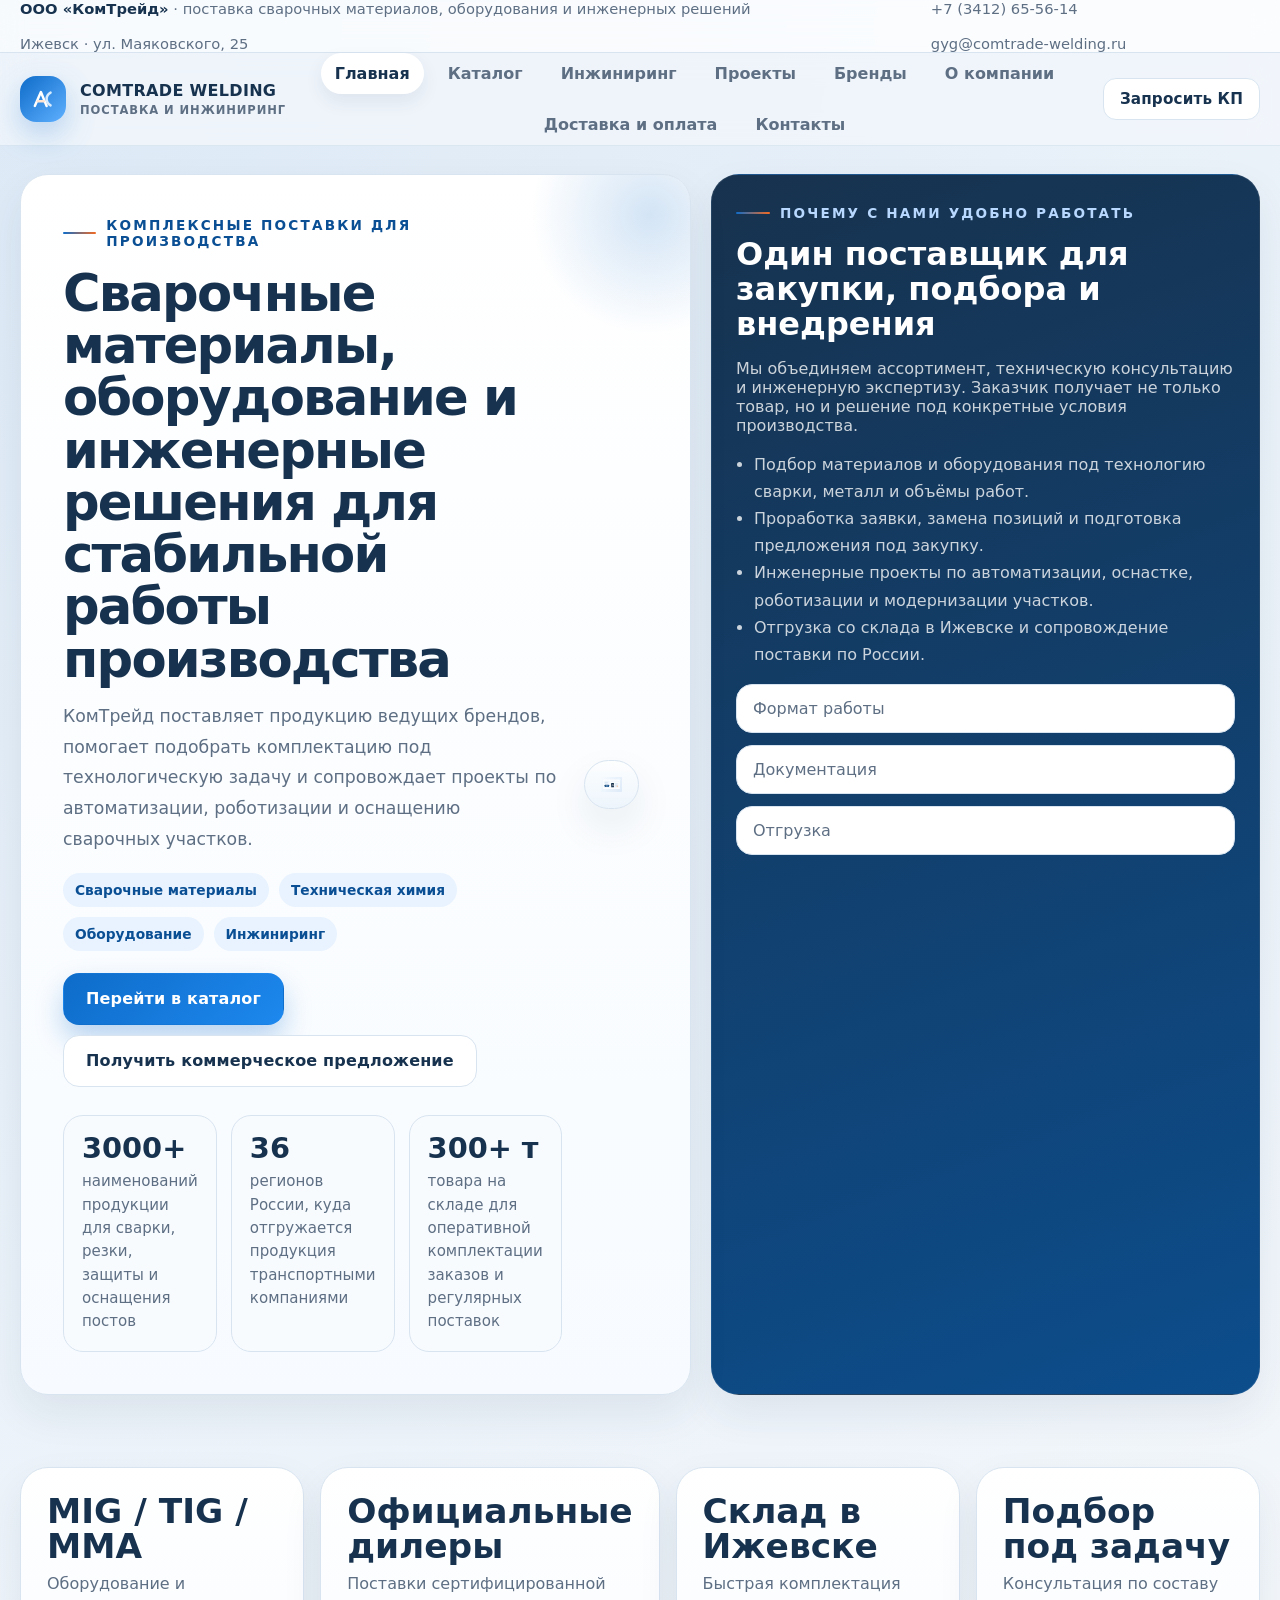
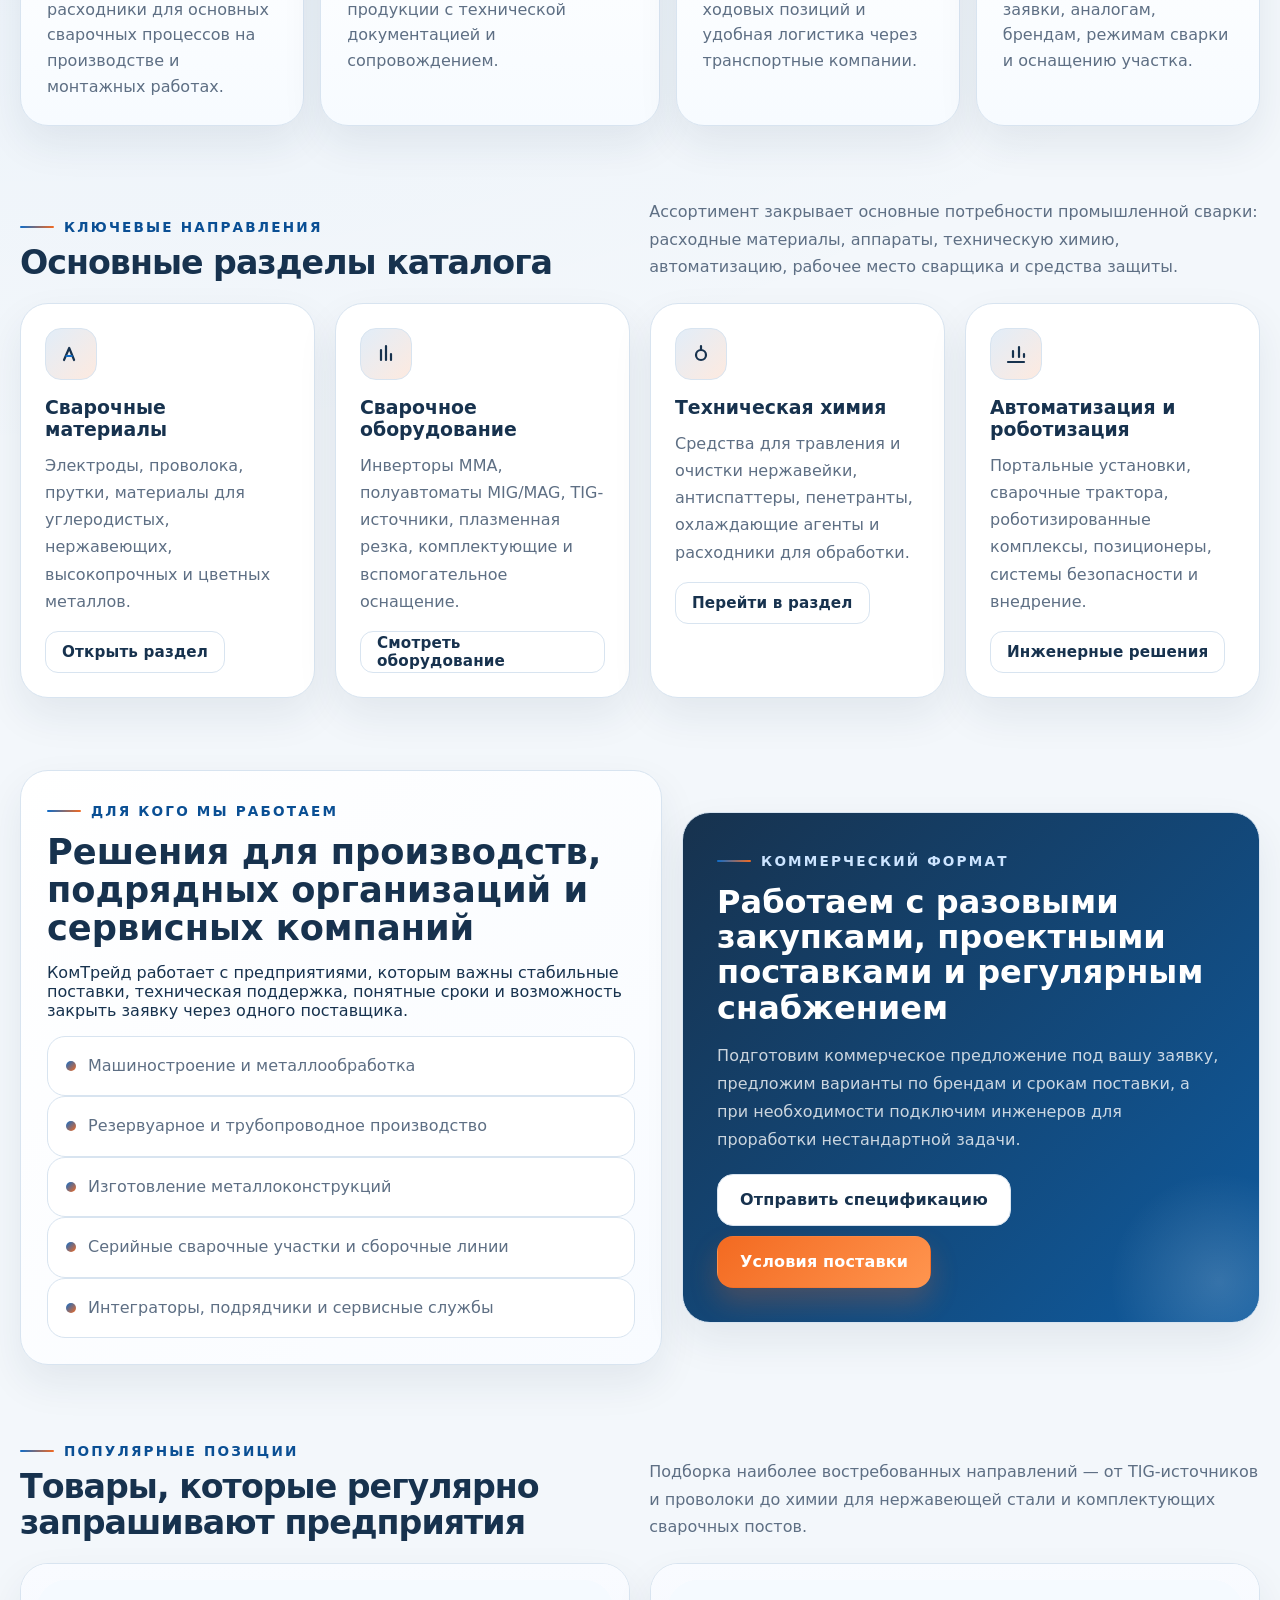
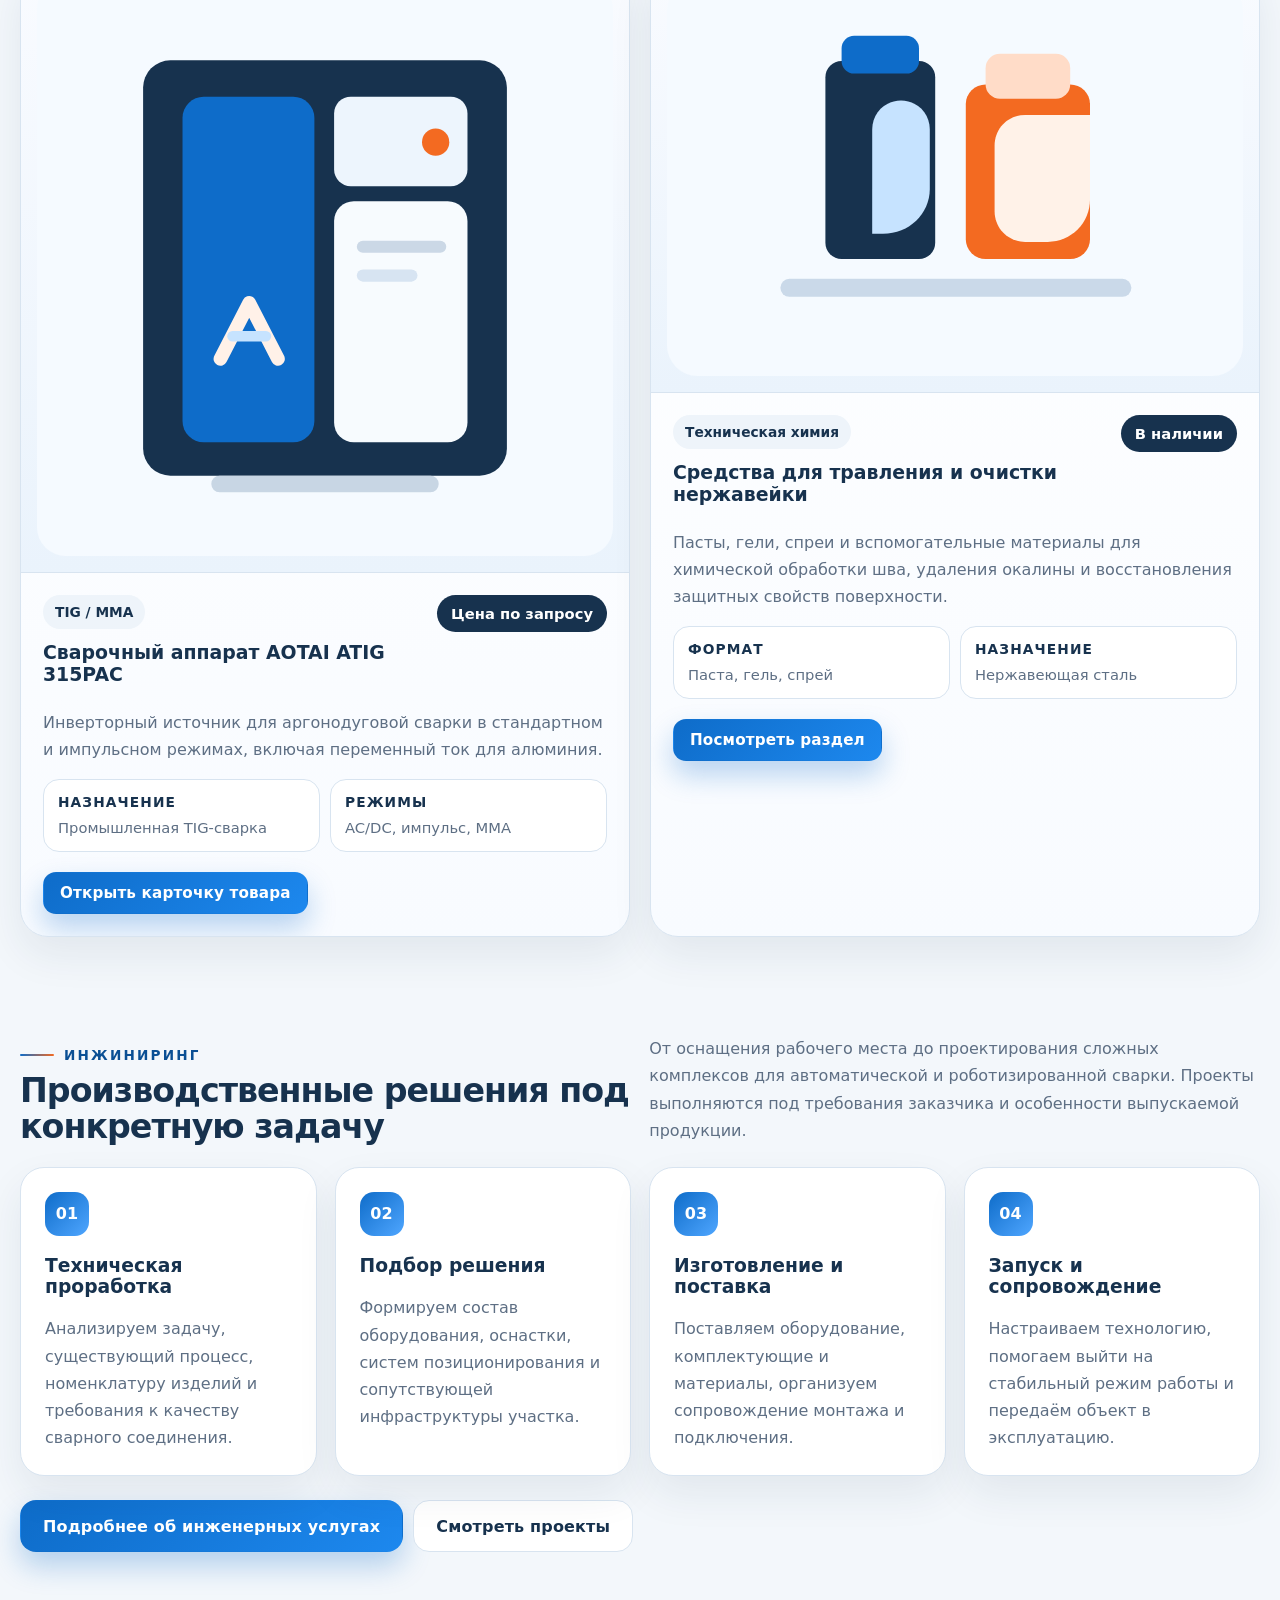
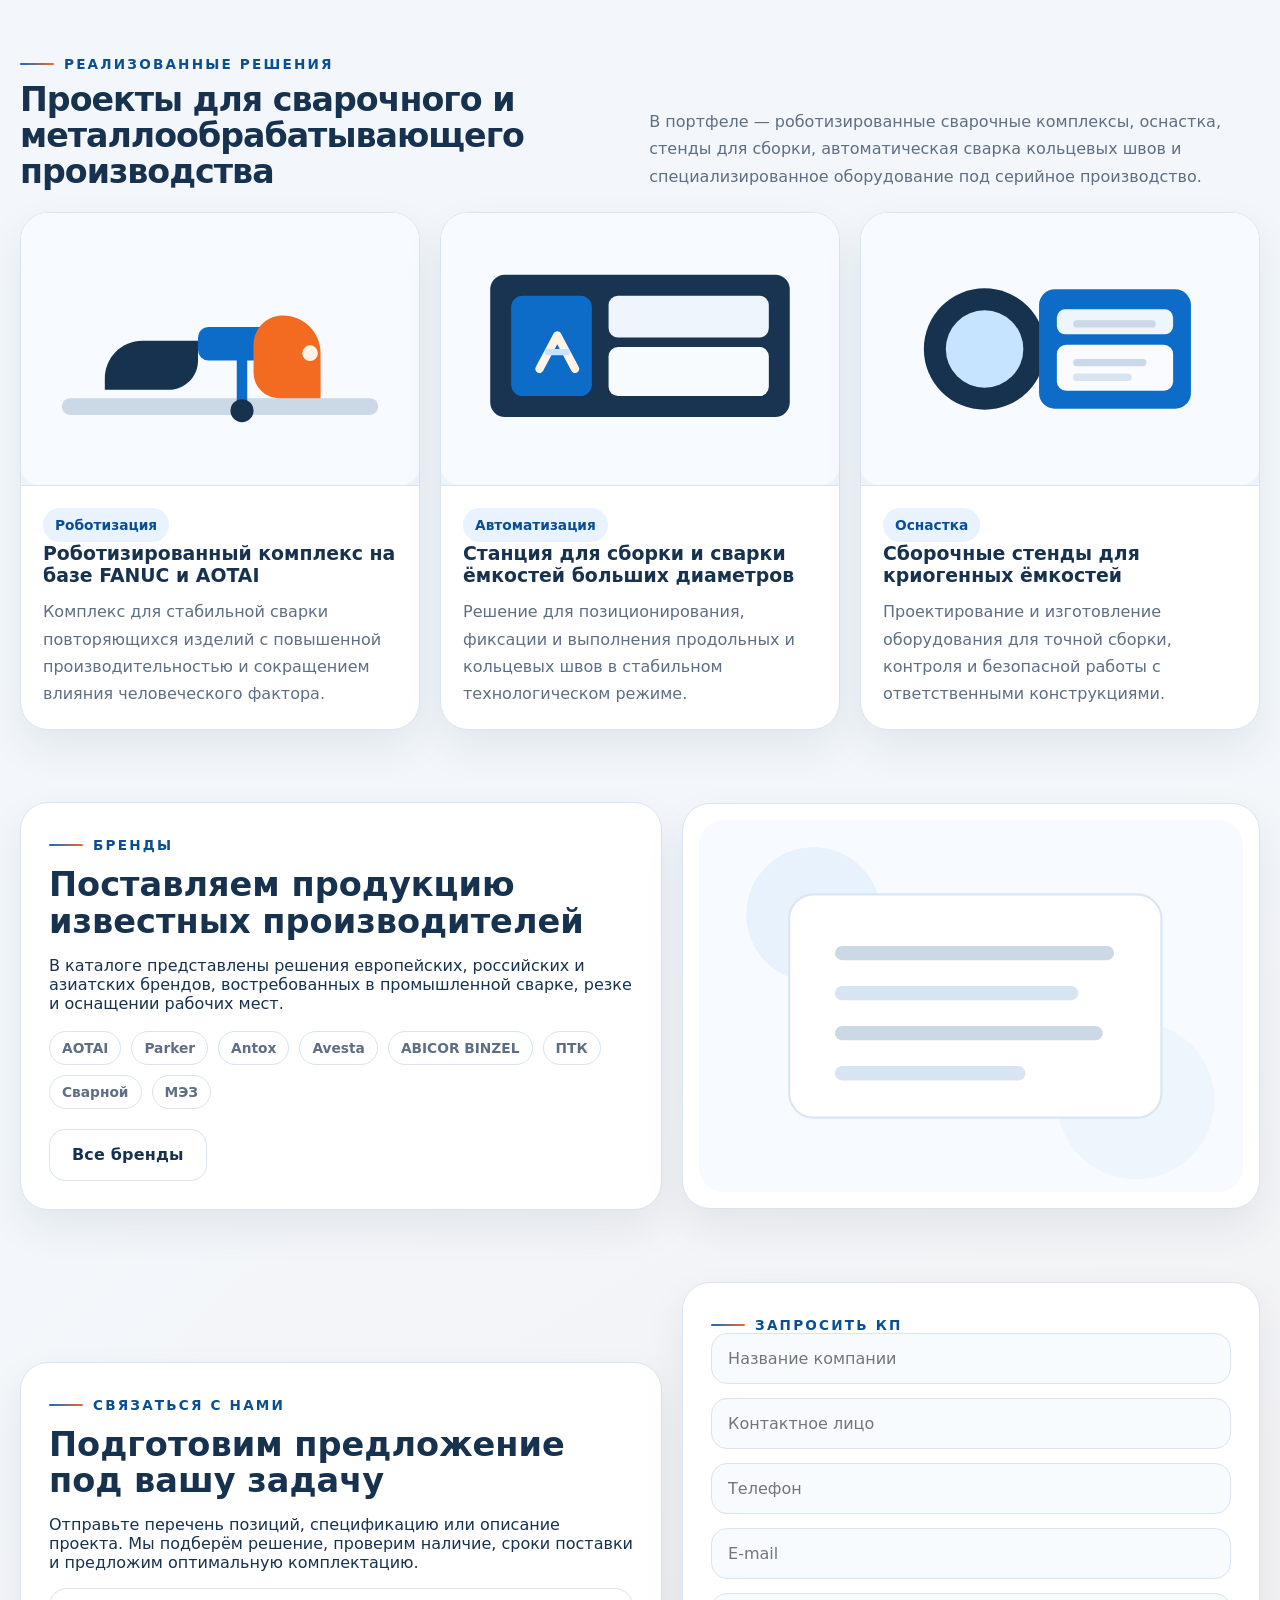
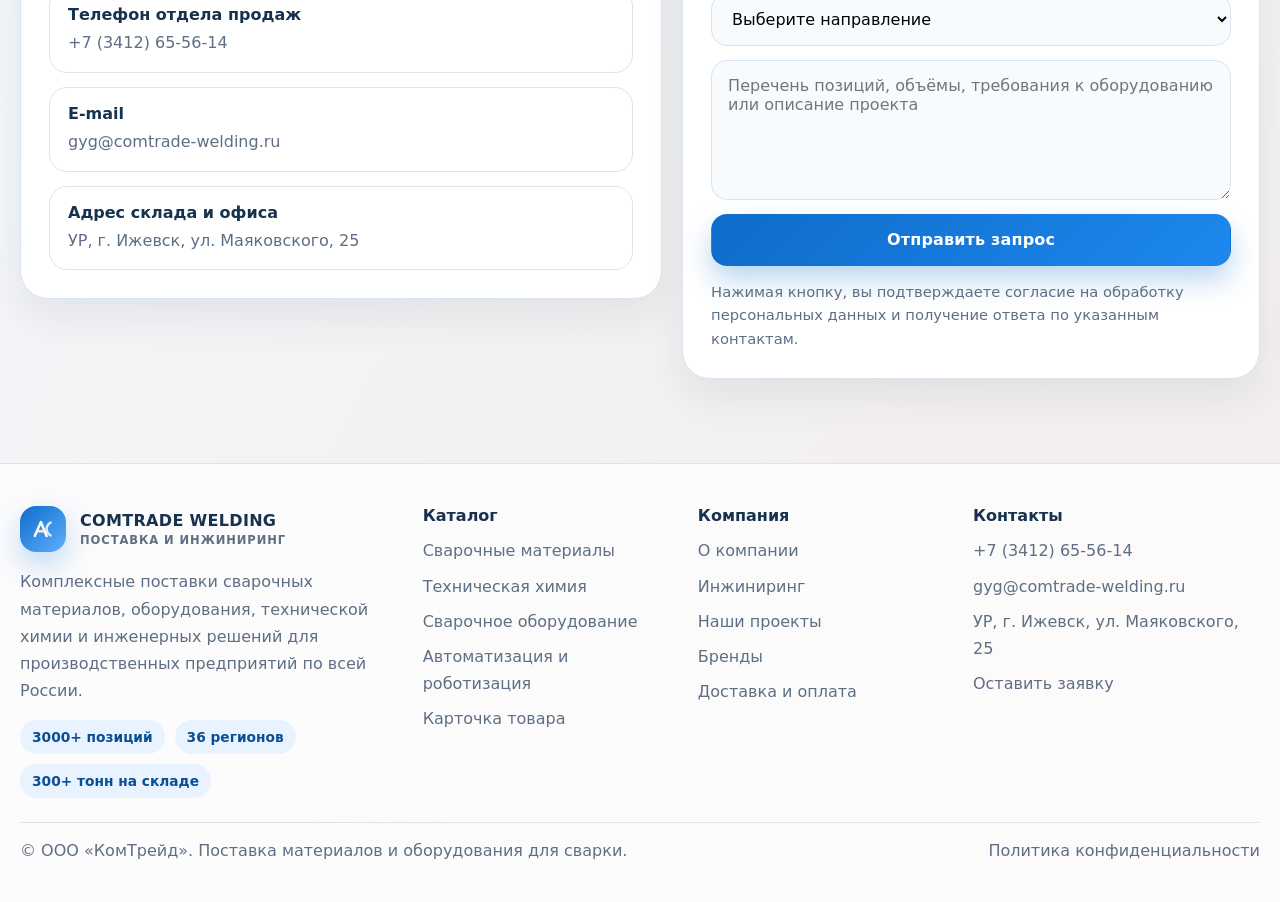
<file: index.html>
<!doctype html>
<html lang="ru">
<head>
  <meta charset="utf-8">
  <meta name="viewport" content="width=device-width,initial-scale=1">
  <title>КомТрейд — сварочные материалы, оборудование и инжиниринг</title>
  <meta name="description" content="Поставка сварочных материалов и оборудования, техническая химия, автоматизация и инженерные решения для производственных предприятий.">
  <link rel="stylesheet" href="assets/css/styles.css">
</head>
<body>

<div class="topbar">
  <div class="container topbar-inner">
    <div class="topbar-links">
      <span><strong>ООО «КомТрейд»</strong> · поставка сварочных материалов, оборудования и инженерных решений</span>
      <span>Ижевск · ул. Маяковского, 25</span>
    </div>
    <div class="topbar-links">
      <a href="tel:+73412655614">+7 (3412) 65-56-14</a>
      <a href="mailto:gyg@comtrade-welding.ru">gyg@comtrade-welding.ru</a>
    </div>
  </div>
</div>
<header class="site-header">
  <div class="container navbar">
    <a class="logo" href="index.html" aria-label="КомТрейд">
      <span class="logo-mark">
        <svg width="28" height="28" viewBox="0 0 24 24" fill="none" aria-hidden="true">
          <path d="M5 18L10.2 6L15.1 18" stroke="white" stroke-width="2.1" stroke-linecap="round" stroke-linejoin="round"/>
          <path d="M7.5 14h5.2" stroke="#FFE4D2" stroke-width="2.1" stroke-linecap="round"/>
          <path d="M18.5 6.5c-2.3 1.3-3.4 3.2-3.4 5.5s1.1 4.1 3.4 5.5" stroke="#D6EBFF" stroke-width="2.1" stroke-linecap="round"/>
        </svg>
      </span>
      <span>COMTRADE WELDING<small>Поставка и инжиниринг</small></span>
    </a>
    <nav class="nav-links" data-menu>
      <a href="index.html" class="active">Главная</a>
<a href="catalog.html" class="">Каталог</a>
<a href="engineering.html" class="">Инжиниринг</a>
<a href="projects.html" class="">Проекты</a>
<a href="brands.html" class="">Бренды</a>
<a href="about.html" class="">О компании</a>
<a href="delivery.html" class="">Доставка и оплата</a>
<a href="contacts.html" class="">Контакты</a>
    </nav>
    <div class="nav-actions">
      <a class="btn btn-secondary btn-sm" href="contacts.html#request">Запросить КП</a>
      <button class="mobile-toggle" data-menu-toggle aria-label="Открыть меню">
        <svg width="22" height="22" viewBox="0 0 24 24" fill="none"><path d="M4 7h16M4 12h16M4 17h16" stroke="currentColor" stroke-width="2" stroke-linecap="round"/></svg>
      </button>
    </div>
  </div>
</header>


<main>
  <section class="hero">
    <div class="container hero-shell">
      <article class="hero-main panel reveal">
        <div class="hero-grid">
          <div>
            <span class="eyebrow">Комплексные поставки для производства</span>
            <h1>Сварочные материалы, оборудование и инженерные решения для стабильной работы производства</h1>
            <p class="lead">КомТрейд поставляет продукцию ведущих брендов, помогает подобрать комплектацию под технологическую задачу и сопровождает проекты по автоматизации, роботизации и оснащению сварочных участков.</p>
            <div class="badge-line" style="margin-top:18px">
              <span class="pill">Сварочные материалы</span>
              <span class="pill">Техническая химия</span>
              <span class="pill">Оборудование</span>
              <span class="pill">Инжиниринг</span>
            </div>
            <div class="badge-line" style="margin-top:22px">
              <a class="btn btn-primary" href="catalog.html">Перейти в каталог</a>
              <a class="btn btn-secondary" href="contacts.html#request">Получить коммерческое предложение</a>
            </div>
            <div class="metric-grid">
              <div class="metric">
                <strong>3000+</strong>
                <span>наименований продукции для сварки, резки, защиты и оснащения постов</span>
              </div>
              <div class="metric">
                <strong>36</strong>
                <span>регионов России, куда отгружается продукция транспортными компаниями</span>
              </div>
              <div class="metric">
                <strong>300+ т</strong>
                <span>товара на складе для оперативной комплектации заказов и регулярных поставок</span>
              </div>
            </div>
          </div>
          <div class="hero-visual">
            <img src="assets/img/hero-industrial.svg" alt="Поставка сварочного оборудования и материалов">
          </div>
        </div>
      </article>
      <aside class="hero-card panel reveal">
        <span class="eyebrow" style="color:#b8d8ff">Почему с нами удобно работать</span>
        <h2 style="font-size:2rem;line-height:1.1;margin:16px 0 10px">Один поставщик для закупки, подбора и внедрения</h2>
        <p>Мы объединяем ассортимент, техническую консультацию и инженерную экспертизу. Заказчик получает не только товар, но и решение под конкретные условия производства.</p>
        <ul>
          <li>Подбор материалов и оборудования под технологию сварки, металл и объёмы работ.</li>
          <li>Проработка заявки, замена позиций и подготовка предложения под закупку.</li>
          <li>Инженерные проекты по автоматизации, оснастке, роботизации и модернизации участков.</li>
          <li>Отгрузка со склада в Ижевске и сопровождение поставки по России.</li>
        </ul>
        <div class="kpi-list">
          <div class="kpi-item"><span>Формат работы</span><strong>Поставка + инженерия</strong></div>
          <div class="kpi-item"><span>Документация</span><strong>Полный комплект</strong></div>
          <div class="kpi-item"><span>Отгрузка</span><strong>По всей России</strong></div>
        </div>
      </aside>
    </div>
  </section>

  <section class="section">
    <div class="container stats-band">
      <article class="stat-card card reveal">
        <strong>MIG / TIG / MMA</strong>
        <span>Оборудование и расходники для основных сварочных процессов на производстве и монтажных работах.</span>
      </article>
      <article class="stat-card card reveal">
        <strong>Официальные дилеры</strong>
        <span>Поставки сертифицированной продукции с технической документацией и сопровождением.</span>
      </article>
      <article class="stat-card card reveal">
        <strong>Склад в Ижевске</strong>
        <span>Быстрая комплектация ходовых позиций и удобная логистика через транспортные компании.</span>
      </article>
      <article class="stat-card card reveal">
        <strong>Подбор под задачу</strong>
        <span>Консультация по составу заявки, аналогам, брендам, режимам сварки и оснащению участка.</span>
      </article>
    </div>
  </section>

  <section class="section">
    <div class="container">
      <div class="section-head reveal">
        <div>
          <span class="eyebrow">Ключевые направления</span>
          <h2>Основные разделы каталога</h2>
        </div>
        <p>Ассортимент закрывает основные потребности промышленной сварки: расходные материалы, аппараты, техническую химию, автоматизацию, рабочее место сварщика и средства защиты.</p>
      </div>
      <div class="grid-4">
        <article class="info-card card reveal">
          <div class="icon-badge"><svg width="24" height="24" viewBox="0 0 24 24" fill="none"><path d="M5 18L10.2 6L15.1 18" stroke="#17324e" stroke-width="2.2" stroke-linecap="round" stroke-linejoin="round"/><path d="M7.5 14h5.2" stroke="#0e6cc9" stroke-width="2.2" stroke-linecap="round"/></svg></div>
          <h3>Сварочные материалы</h3>
          <p>Электроды, проволока, прутки, материалы для углеродистых, нержавеющих, высокопрочных и цветных металлов.</p>
          <div class="badge-line" style="margin-top:16px"><a class="btn btn-secondary btn-sm" href="category-materials.html">Открыть раздел</a></div>
        </article>
        <article class="info-card card reveal">
          <div class="icon-badge"><svg width="24" height="24" viewBox="0 0 24 24" fill="none"><path d="M7 18V8m5 10V4m5 14v-6" stroke="#17324e" stroke-width="2.2" stroke-linecap="round"/></svg></div>
          <h3>Сварочное оборудование</h3>
          <p>Инверторы MMA, полуавтоматы MIG/MAG, TIG-источники, плазменная резка, комплектующие и вспомогательное оснащение.</p>
          <div class="badge-line" style="margin-top:16px"><a class="btn btn-secondary btn-sm" href="catalog.html#equipment">Смотреть оборудование</a></div>
        </article>
        <article class="info-card card reveal">
          <div class="icon-badge"><svg width="24" height="24" viewBox="0 0 24 24" fill="none"><path d="M12 4v4m0 0c-2.8 0-5 2.2-5 5s2.2 5 5 5 5-2.2 5-5-2.2-5-5-5Zm0 0V4" stroke="#17324e" stroke-width="2.2" stroke-linecap="round"/></svg></div>
          <h3>Техническая химия</h3>
          <p>Средства для травления и очистки нержавейки, антиспаттеры, пенетранты, охлаждающие агенты и расходники для обработки.</p>
          <div class="badge-line" style="margin-top:16px"><a class="btn btn-secondary btn-sm" href="catalog.html#chemistry">Перейти в раздел</a></div>
        </article>
        <article class="info-card card reveal">
          <div class="icon-badge"><svg width="24" height="24" viewBox="0 0 24 24" fill="none"><path d="M9 15V9m6 6V5m5 10v-3M4 20h16" stroke="#17324e" stroke-width="2.2" stroke-linecap="round"/></svg></div>
          <h3>Автоматизация и роботизация</h3>
          <p>Портальные установки, сварочные трактора, роботизированные комплексы, позиционеры, системы безопасности и внедрение.</p>
          <div class="badge-line" style="margin-top:16px"><a class="btn btn-secondary btn-sm" href="engineering.html">Инженерные решения</a></div>
        </article>
      </div>
    </div>
  </section>

  <section class="section">
    <div class="container split-card">
      <article class="lead-banner card reveal">
        <span class="eyebrow">Для кого мы работаем</span>
        <h2 style="margin:14px 0 12px;font-size:2.2rem;line-height:1.08">Решения для производств, подрядных организаций и сервисных компаний</h2>
        <p class="lead" style="font-size:1rem">КомТрейд работает с предприятиями, которым важны стабильные поставки, техническая поддержка, понятные сроки и возможность закрыть заявку через одного поставщика.</p>
        <ul class="lead-list">
          <li>Машиностроение и металлообработка</li>
          <li>Резервуарное и трубопроводное производство</li>
          <li>Изготовление металлоконструкций</li>
          <li>Серийные сварочные участки и сборочные линии</li>
          <li>Интеграторы, подрядчики и сервисные службы</li>
        </ul>
      </article>
      <article class="quote-banner panel reveal">
        <span class="eyebrow" style="color:#cce4ff">Коммерческий формат</span>
        <h2 style="font-size:2rem;line-height:1.1;margin:16px 0 12px">Работаем с разовыми закупками, проектными поставками и регулярным снабжением</h2>
        <p>Подготовим коммерческое предложение под вашу заявку, предложим варианты по брендам и срокам поставки, а при необходимости подключим инженеров для проработки нестандартной задачи.</p>
        <div class="badge-line" style="margin-top:20px">
          <a class="btn btn-secondary" href="contacts.html#request">Отправить спецификацию</a>
          <a class="btn btn-warm" href="delivery.html">Условия поставки</a>
        </div>
      </article>
    </div>
  </section>

  <section class="section">
    <div class="container">
      <div class="section-head reveal">
        <div>
          <span class="eyebrow">Популярные позиции</span>
          <h2>Товары, которые регулярно запрашивают предприятия</h2>
        </div>
        <p>Подборка наиболее востребованных направлений — от TIG-источников и проволоки до химии для нержавеющей стали и комплектующих сварочных постов.</p>
      </div>
      <div class="product-grid">
        <article class="product-card reveal">
          <div class="product-thumb"><img src="assets/img/product-atig.svg" alt="AOTAI ATIG 315PAC"></div>
          <div class="product-content">
            <div class="product-meta">
              <div>
                <span class="chip">TIG / MMA</span>
                <h3 style="margin-top:12px">Сварочный аппарат AOTAI ATIG 315PAC</h3>
              </div>
              <span class="price">Цена по запросу</span>
            </div>
            <p>Инверторный источник для аргонодуговой сварки в стандартном и импульсном режимах, включая переменный ток для алюминия.</p>
            <div class="specs">
              <div class="spec"><strong>Назначение</strong>Промышленная TIG-сварка</div>
              <div class="spec"><strong>Режимы</strong>AC/DC, импульс, MMA</div>
            </div>
            <a class="btn btn-primary btn-sm" href="product-atig-315pac.html">Открыть карточку товара</a>
          </div>
        </article>
        <article class="product-card reveal">
          <div class="product-thumb"><img src="assets/img/chemistry.svg" alt="Техническая химия"></div>
          <div class="product-content">
            <div class="product-meta">
              <div>
                <span class="chip">Техническая химия</span>
                <h3 style="margin-top:12px">Средства для травления и очистки нержавейки</h3>
              </div>
              <span class="price">В наличии</span>
            </div>
            <p>Пасты, гели, спреи и вспомогательные материалы для химической обработки шва, удаления окалины и восстановления защитных свойств поверхности.</p>
            <div class="specs">
              <div class="spec"><strong>Формат</strong>Паста, гель, спрей</div>
              <div class="spec"><strong>Назначение</strong>Нержавеющая сталь</div>
            </div>
            <a class="btn btn-primary btn-sm" href="catalog.html#chemistry">Посмотреть раздел</a>
          </div>
        </article>
      </div>
    </div>
  </section>

  <section class="section-lg">
    <div class="container">
      <div class="section-head reveal">
        <div>
          <span class="eyebrow">Инжиниринг</span>
          <h2>Производственные решения под конкретную задачу</h2>
        </div>
        <p>От оснащения рабочего места до проектирования сложных комплексов для автоматической и роботизированной сварки. Проекты выполняются под требования заказчика и особенности выпускаемой продукции.</p>
      </div>
      <div class="process">
        <article class="step reveal">
          <div class="step-number">01</div>
          <h3>Техническая проработка</h3>
          <p>Анализируем задачу, существующий процесс, номенклатуру изделий и требования к качеству сварного соединения.</p>
        </article>
        <article class="step reveal">
          <div class="step-number">02</div>
          <h3>Подбор решения</h3>
          <p>Формируем состав оборудования, оснастки, систем позиционирования и сопутствующей инфраструктуры участка.</p>
        </article>
        <article class="step reveal">
          <div class="step-number">03</div>
          <h3>Изготовление и поставка</h3>
          <p>Поставляем оборудование, комплектующие и материалы, организуем сопровождение монтажа и подключения.</p>
        </article>
        <article class="step reveal">
          <div class="step-number">04</div>
          <h3>Запуск и сопровождение</h3>
          <p>Настраиваем технологию, помогаем выйти на стабильный режим работы и передаём объект в эксплуатацию.</p>
        </article>
      </div>
      <div class="badge-line" style="margin-top:24px">
        <a class="btn btn-primary" href="engineering.html">Подробнее об инженерных услугах</a>
        <a class="btn btn-secondary" href="projects.html">Смотреть проекты</a>
      </div>
    </div>
  </section>

  <section class="section">
    <div class="container">
      <div class="section-head reveal">
        <div>
          <span class="eyebrow">Реализованные решения</span>
          <h2>Проекты для сварочного и металлообрабатывающего производства</h2>
        </div>
        <p>В портфеле — роботизированные сварочные комплексы, оснастка, стенды для сборки, автоматическая сварка кольцевых швов и специализированное оборудование под серийное производство.</p>
      </div>
      <div class="project-grid">
        <article class="project-card card reveal">
          <div class="media"><img src="assets/img/case-robot.svg" alt="Роботизированный сварочный комплекс"></div>
          <div class="card-body">
            <span class="pill">Роботизация</span>
            <h3>Роботизированный комплекс на базе FANUC и AOTAI</h3>
            <p>Комплекс для стабильной сварки повторяющихся изделий с повышенной производительностью и сокращением влияния человеческого фактора.</p>
          </div>
        </article>
        <article class="project-card card reveal">
          <div class="media"><img src="assets/img/case-station.svg" alt="Станция для сварки ёмкостей"></div>
          <div class="card-body">
            <span class="pill">Автоматизация</span>
            <h3>Станция для сборки и сварки ёмкостей больших диаметров</h3>
            <p>Решение для позиционирования, фиксации и выполнения продольных и кольцевых швов в стабильном технологическом режиме.</p>
          </div>
        </article>
        <article class="project-card card reveal">
          <div class="media"><img src="assets/img/case-kryo.svg" alt="Стенд для криогенных ёмкостей"></div>
          <div class="card-body">
            <span class="pill">Оснастка</span>
            <h3>Сборочные стенды для криогенных ёмкостей</h3>
            <p>Проектирование и изготовление оборудования для точной сборки, контроля и безопасной работы с ответственными конструкциями.</p>
          </div>
        </article>
      </div>
    </div>
  </section>

  <section class="section">
    <div class="container split-card">
      <article class="card reveal" style="padding:28px">
        <span class="eyebrow">Бренды</span>
        <h2 style="margin:14px 0 12px;font-size:2.1rem;line-height:1.08">Поставляем продукцию известных производителей</h2>
        <p class="lead" style="font-size:1rem">В каталоге представлены решения европейских, российских и азиатских брендов, востребованных в промышленной сварке, резке и оснащении рабочих мест.</p>
        <div class="badge-line" style="margin-top:18px">
          <span class="tag">AOTAI</span>
          <span class="tag">Parker</span>
          <span class="tag">Antox</span>
          <span class="tag">Avesta</span>
          <span class="tag">ABICOR BINZEL</span>
          <span class="tag">ПТК</span>
          <span class="tag">Сварной</span>
          <span class="tag">МЭЗ</span>
        </div>
        <div class="badge-line" style="margin-top:20px">
          <a class="btn btn-secondary" href="brands.html">Все бренды</a>
        </div>
      </article>
      <article class="card reveal" style="padding:16px">
        <img src="assets/img/brand-pattern.svg" alt="Бренды в каталоге КомТрейд">
      </article>
    </div>
  </section>

  <section class="section">
    <div class="container split-card">
      <article class="card contact-card reveal">
        <span class="eyebrow">Связаться с нами</span>
        <h2 style="margin:14px 0 12px;font-size:2.1rem;line-height:1.08">Подготовим предложение под вашу задачу</h2>
        <p>Отправьте перечень позиций, спецификацию или описание проекта. Мы подберём решение, проверим наличие, сроки поставки и предложим оптимальную комплектацию.</p>
        <div class="contact-lines">
          <div class="contact-line"><strong>Телефон отдела продаж</strong><span><a href="tel:+73412655614">+7 (3412) 65-56-14</a></span></div>
          <div class="contact-line"><strong>E-mail</strong><span><a href="mailto:gyg@comtrade-welding.ru">gyg@comtrade-welding.ru</a></span></div>
          <div class="contact-line"><strong>Адрес склада и офиса</strong><span>УР, г. Ижевск, ул. Маяковского, 25</span></div>
        </div>
      </article>
      <article class="card contact-card reveal" id="request">
        <span class="eyebrow">Запросить КП</span>
        <form class="form-grid">
          <input type="text" placeholder="Название компании">
          <input type="text" placeholder="Контактное лицо">
          <input type="tel" placeholder="Телефон">
          <input type="email" placeholder="E-mail">
          <select>
            <option>Выберите направление</option>
            <option>Сварочные материалы</option>
            <option>Сварочное оборудование</option>
            <option>Техническая химия</option>
            <option>Инжиниринговое решение</option>
          </select>
          <textarea placeholder="Перечень позиций, объёмы, требования к оборудованию или описание проекта"></textarea>
          <button class="btn btn-primary" type="button">Отправить запрос</button>
          <div class="form-note">Нажимая кнопку, вы подтверждаете согласие на обработку персональных данных и получение ответа по указанным контактам.</div>
        </form>
      </article>
    </div>
  </section>
</main>


<footer class="footer">
  <div class="container footer-grid">
    <div>
      <a class="logo" href="index.html" style="margin-bottom:14px">
        <span class="logo-mark">
          <svg width="28" height="28" viewBox="0 0 24 24" fill="none" aria-hidden="true">
            <path d="M5 18L10.2 6L15.1 18" stroke="white" stroke-width="2.1" stroke-linecap="round" stroke-linejoin="round"/>
            <path d="M7.5 14h5.2" stroke="#FFE4D2" stroke-width="2.1" stroke-linecap="round"/>
            <path d="M18.5 6.5c-2.3 1.3-3.4 3.2-3.4 5.5s1.1 4.1 3.4 5.5" stroke="#D6EBFF" stroke-width="2.1" stroke-linecap="round"/>
          </svg>
        </span>
        <span>COMTRADE WELDING<small>Поставка и инжиниринг</small></span>
      </a>
      <p>Комплексные поставки сварочных материалов, оборудования, технической химии и инженерных решений для производственных предприятий по всей России.</p>
      <div class="badge-line" style="margin-top:16px">
        <span class="pill">3000+ позиций</span>
        <span class="pill">36 регионов</span>
        <span class="pill">300+ тонн на складе</span>
      </div>
    </div>
    <div>
      <h4>Каталог</h4>
      <ul><li><a href="category-materials.html">Сварочные материалы</a></li>
<li><a href="catalog.html#chemistry">Техническая химия</a></li>
<li><a href="catalog.html#equipment">Сварочное оборудование</a></li>
<li><a href="catalog.html#automation">Автоматизация и роботизация</a></li>
<li><a href="product-atig-315pac.html">Карточка товара</a></li></ul>
    </div>
    <div>
      <h4>Компания</h4>
      <ul><li><a href="about.html">О компании</a></li>
<li><a href="engineering.html">Инжиниринг</a></li>
<li><a href="projects.html">Наши проекты</a></li>
<li><a href="brands.html">Бренды</a></li>
<li><a href="delivery.html">Доставка и оплата</a></li></ul>
    </div>
    <div>
      <h4>Контакты</h4>
      <ul>
        <li><a href="tel:+73412655614">+7 (3412) 65-56-14</a></li>
        <li><a href="mailto:gyg@comtrade-welding.ru">gyg@comtrade-welding.ru</a></li>
        <li>УР, г. Ижевск, ул. Маяковского, 25</li>
        <li><a href="contacts.html#request">Оставить заявку</a></li>
      </ul>
    </div>
  </div>
  <div class="container copyright">
    <span>© ООО «КомТрейд». Поставка материалов и оборудования для сварки.</span>
    <span><a href="privacy.html">Политика конфиденциальности</a></span>
  </div>
</footer>
<script src="assets/js/main.js"></script>

</body>
</html>
</file>
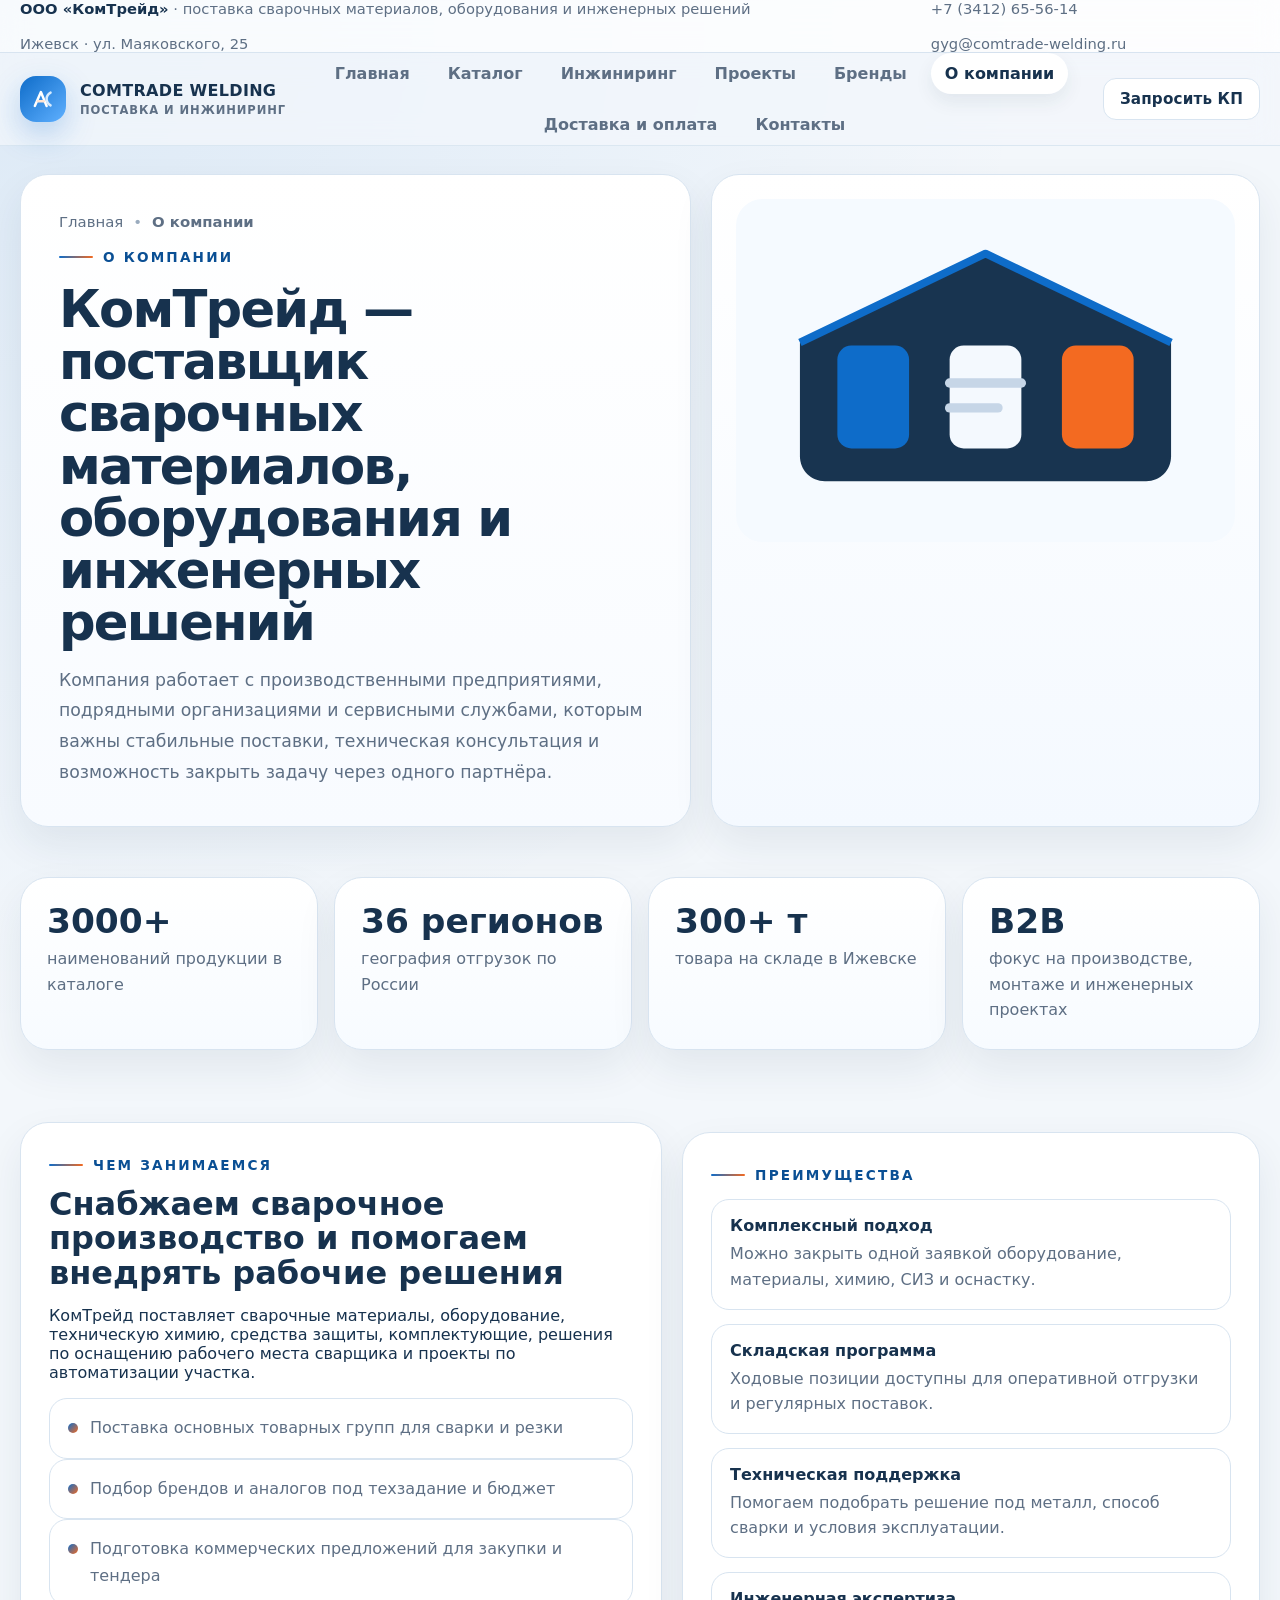
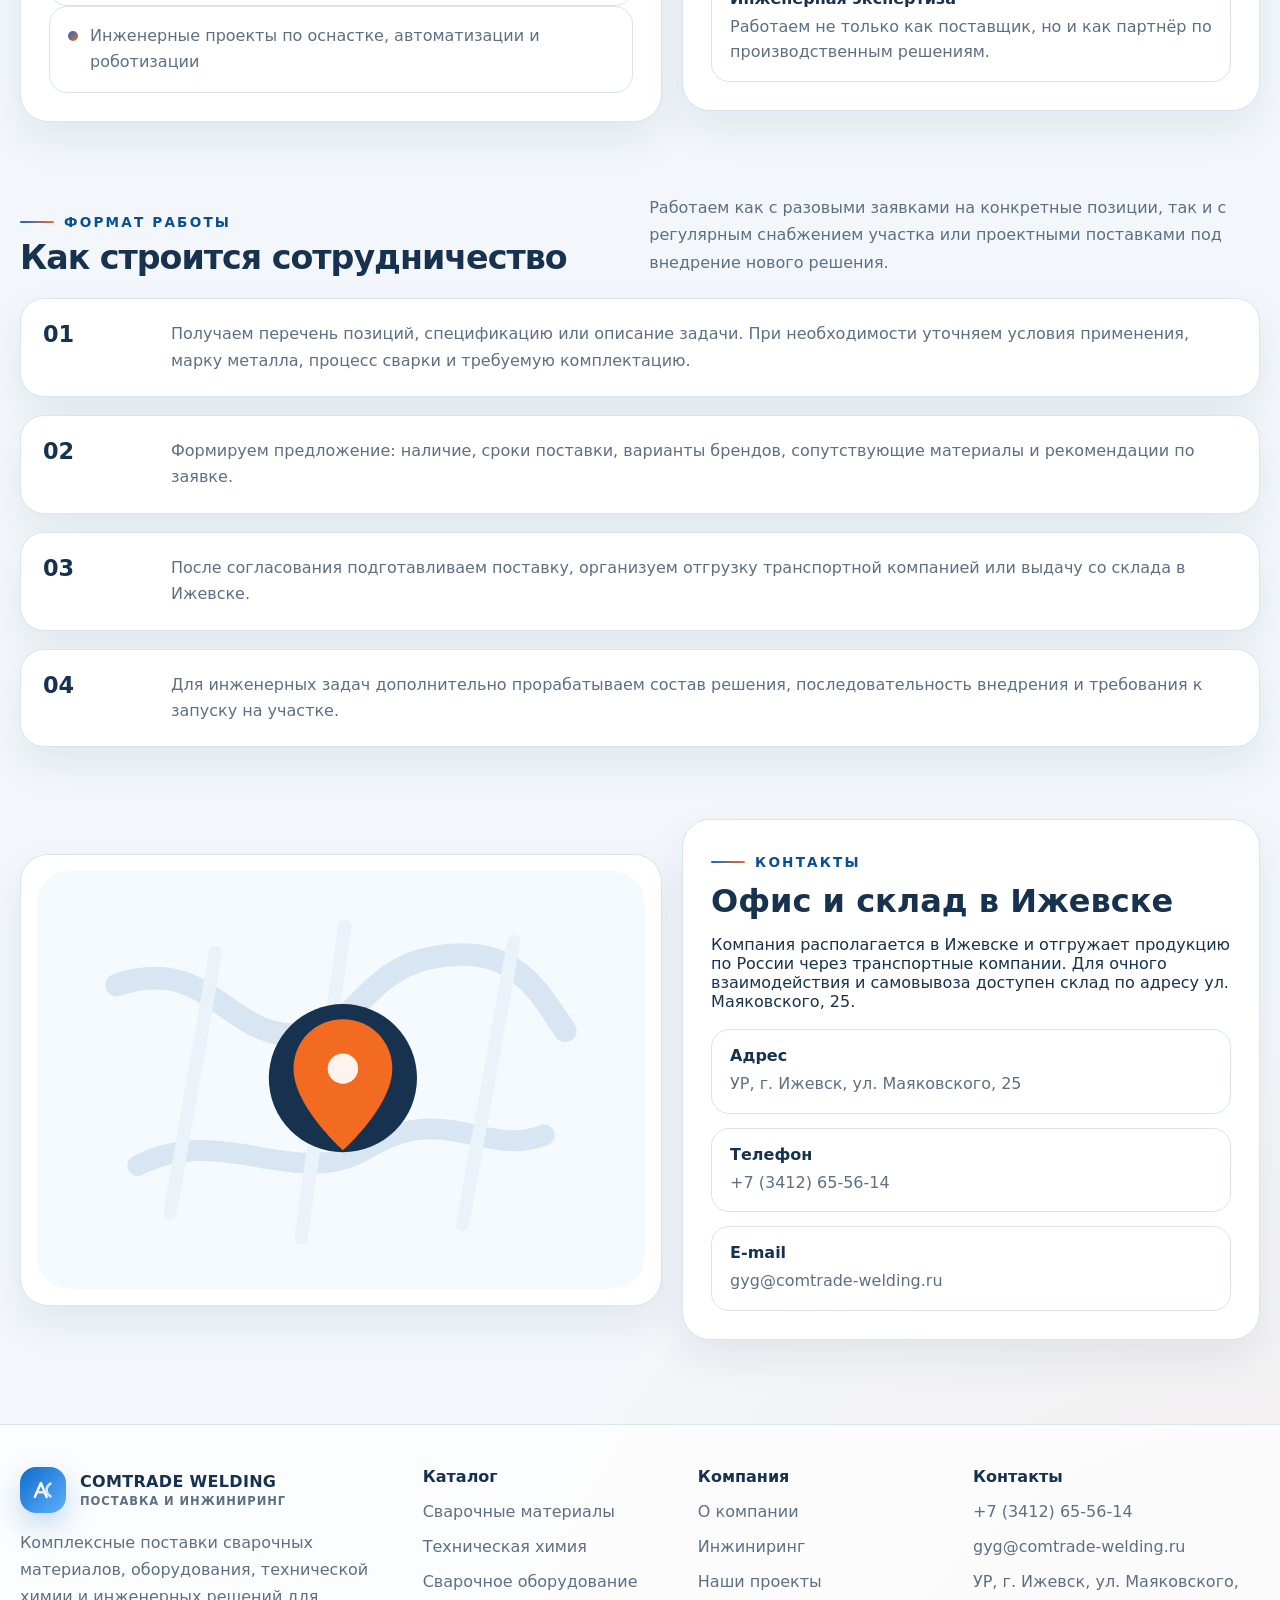
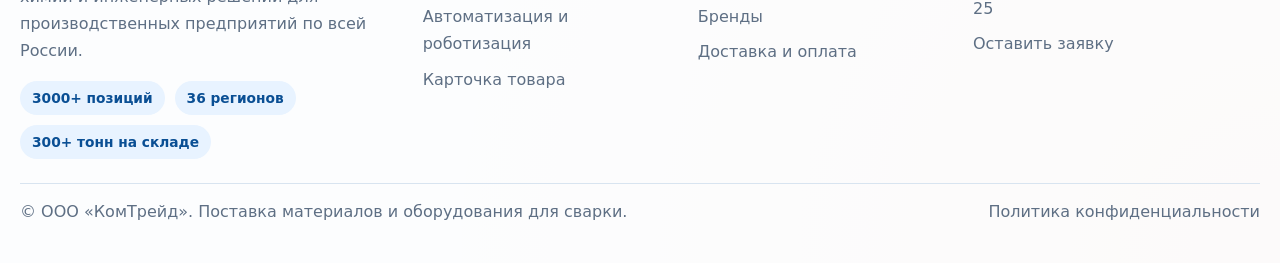
<file: about.html>
<!doctype html>
<html lang="ru">
<head>
  <meta charset="utf-8">
  <meta name="viewport" content="width=device-width,initial-scale=1">
  <title>О компании — КомТрейд</title>
  <meta name="description" content="Информация о компании КомТрейд, поставках сварочных материалов и оборудования, инженерных решениях и формате работы.">
  <link rel="stylesheet" href="assets/css/styles.css">
</head>
<body>

<div class="topbar">
  <div class="container topbar-inner">
    <div class="topbar-links">
      <span><strong>ООО «КомТрейд»</strong> · поставка сварочных материалов, оборудования и инженерных решений</span>
      <span>Ижевск · ул. Маяковского, 25</span>
    </div>
    <div class="topbar-links">
      <a href="tel:+73412655614">+7 (3412) 65-56-14</a>
      <a href="mailto:gyg@comtrade-welding.ru">gyg@comtrade-welding.ru</a>
    </div>
  </div>
</div>
<header class="site-header">
  <div class="container navbar">
    <a class="logo" href="index.html" aria-label="КомТрейд">
      <span class="logo-mark">
        <svg width="28" height="28" viewBox="0 0 24 24" fill="none" aria-hidden="true">
          <path d="M5 18L10.2 6L15.1 18" stroke="white" stroke-width="2.1" stroke-linecap="round" stroke-linejoin="round"/>
          <path d="M7.5 14h5.2" stroke="#FFE4D2" stroke-width="2.1" stroke-linecap="round"/>
          <path d="M18.5 6.5c-2.3 1.3-3.4 3.2-3.4 5.5s1.1 4.1 3.4 5.5" stroke="#D6EBFF" stroke-width="2.1" stroke-linecap="round"/>
        </svg>
      </span>
      <span>COMTRADE WELDING<small>Поставка и инжиниринг</small></span>
    </a>
    <nav class="nav-links" data-menu>
      <a href="index.html" class="">Главная</a>
<a href="catalog.html" class="">Каталог</a>
<a href="engineering.html" class="">Инжиниринг</a>
<a href="projects.html" class="">Проекты</a>
<a href="brands.html" class="">Бренды</a>
<a href="about.html" class="active">О компании</a>
<a href="delivery.html" class="">Доставка и оплата</a>
<a href="contacts.html" class="">Контакты</a>
    </nav>
    <div class="nav-actions">
      <a class="btn btn-secondary btn-sm" href="contacts.html#request">Запросить КП</a>
      <button class="mobile-toggle" data-menu-toggle aria-label="Открыть меню">
        <svg width="22" height="22" viewBox="0 0 24 24" fill="none"><path d="M4 7h16M4 12h16M4 17h16" stroke="currentColor" stroke-width="2" stroke-linecap="round"/></svg>
      </button>
    </div>
  </div>
</header>


<main>
  <section class="page-hero">
    <div class="container page-hero-shell">
      <article class="page-hero-main panel reveal">
        <nav class="breadcrumbs" aria-label="Хлебные крошки"><a href="index.html">Главная</a><span>•</span><strong>О компании</strong></nav>
        <span class="eyebrow">О компании</span>
        <h1>КомТрейд — поставщик сварочных материалов, оборудования и инженерных решений</h1>
        <p class="lead">Компания работает с производственными предприятиями, подрядными организациями и сервисными службами, которым важны стабильные поставки, техническая консультация и возможность закрыть задачу через одного партнёра.</p>
      </article>
      <aside class="page-hero-aside panel reveal">
        <img src="assets/img/warehouse.svg" alt="Склад и поставки КомТрейд">
      </aside>
    </div>
  </section>

  <section class="section">
    <div class="container stats-band">
      <article class="stat-card card reveal"><strong>3000+</strong><span>наименований продукции в каталоге</span></article>
      <article class="stat-card card reveal"><strong>36 регионов</strong><span>география отгрузок по России</span></article>
      <article class="stat-card card reveal"><strong>300+ т</strong><span>товара на складе в Ижевске</span></article>
      <article class="stat-card card reveal"><strong>B2B</strong><span>фокус на производстве, монтаже и инженерных проектах</span></article>
    </div>
  </section>

  <section class="section">
    <div class="container split-card">
      <article class="card reveal" style="padding:28px">
        <span class="eyebrow">Чем занимаемся</span>
        <h2 style="margin:14px 0 12px;font-size:2rem;line-height:1.08">Снабжаем сварочное производство и помогаем внедрять рабочие решения</h2>
        <p>КомТрейд поставляет сварочные материалы, оборудование, техническую химию, средства защиты, комплектующие, решения по оснащению рабочего места сварщика и проекты по автоматизации участка.</p>
        <ul class="lead-list">
          <li>Поставка основных товарных групп для сварки и резки</li>
          <li>Подбор брендов и аналогов под техзадание и бюджет</li>
          <li>Подготовка коммерческих предложений для закупки и тендера</li>
          <li>Инженерные проекты по оснастке, автоматизации и роботизации</li>
        </ul>
      </article>
      <article class="card reveal" style="padding:28px">
        <span class="eyebrow">Преимущества</span>
        <div class="feature-list" style="margin-top:16px">
          <div class="contact-line"><strong>Комплексный подход</strong><span>Можно закрыть одной заявкой оборудование, материалы, химию, СИЗ и оснастку.</span></div>
          <div class="contact-line"><strong>Складская программа</strong><span>Ходовые позиции доступны для оперативной отгрузки и регулярных поставок.</span></div>
          <div class="contact-line"><strong>Техническая поддержка</strong><span>Помогаем подобрать решение под металл, способ сварки и условия эксплуатации.</span></div>
          <div class="contact-line"><strong>Инженерная экспертиза</strong><span>Работаем не только как поставщик, но и как партнёр по производственным решениям.</span></div>
        </div>
      </article>
    </div>
  </section>

  <section class="section">
    <div class="container">
      <div class="section-head reveal">
        <div>
          <span class="eyebrow">Формат работы</span>
          <h2>Как строится сотрудничество</h2>
        </div>
        <p>Работаем как с разовыми заявками на конкретные позиции, так и с регулярным снабжением участка или проектными поставками под внедрение нового решения.</p>
      </div>
      <div class="timeline">
        <article class="timeline-item reveal">
          <strong>01</strong>
          <span>Получаем перечень позиций, спецификацию или описание задачи. При необходимости уточняем условия применения, марку металла, процесс сварки и требуемую комплектацию.</span>
        </article>
        <article class="timeline-item reveal">
          <strong>02</strong>
          <span>Формируем предложение: наличие, сроки поставки, варианты брендов, сопутствующие материалы и рекомендации по заявке.</span>
        </article>
        <article class="timeline-item reveal">
          <strong>03</strong>
          <span>После согласования подготавливаем поставку, организуем отгрузку транспортной компанией или выдачу со склада в Ижевске.</span>
        </article>
        <article class="timeline-item reveal">
          <strong>04</strong>
          <span>Для инженерных задач дополнительно прорабатываем состав решения, последовательность внедрения и требования к запуску на участке.</span>
        </article>
      </div>
    </div>
  </section>

  <section class="section">
    <div class="container split-card">
      <article class="card reveal" style="padding:16px">
        <img src="assets/img/map-izhevsk.svg" alt="Адрес КомТрейд в Ижевске">
      </article>
      <article class="card reveal" style="padding:28px">
        <span class="eyebrow">Контакты</span>
        <h2 style="margin:14px 0 12px;font-size:2rem;line-height:1.08">Офис и склад в Ижевске</h2>
        <p>Компания располагается в Ижевске и отгружает продукцию по России через транспортные компании. Для очного взаимодействия и самовывоза доступен склад по адресу ул. Маяковского, 25.</p>
        <div class="contact-lines" style="margin-top:18px">
          <div class="contact-line"><strong>Адрес</strong><span>УР, г. Ижевск, ул. Маяковского, 25</span></div>
          <div class="contact-line"><strong>Телефон</strong><span><a href="tel:+73412655614">+7 (3412) 65-56-14</a></span></div>
          <div class="contact-line"><strong>E-mail</strong><span><a href="mailto:gyg@comtrade-welding.ru">gyg@comtrade-welding.ru</a></span></div>
        </div>
      </article>
    </div>
  </section>
</main>


<footer class="footer">
  <div class="container footer-grid">
    <div>
      <a class="logo" href="index.html" style="margin-bottom:14px">
        <span class="logo-mark">
          <svg width="28" height="28" viewBox="0 0 24 24" fill="none" aria-hidden="true">
            <path d="M5 18L10.2 6L15.1 18" stroke="white" stroke-width="2.1" stroke-linecap="round" stroke-linejoin="round"/>
            <path d="M7.5 14h5.2" stroke="#FFE4D2" stroke-width="2.1" stroke-linecap="round"/>
            <path d="M18.5 6.5c-2.3 1.3-3.4 3.2-3.4 5.5s1.1 4.1 3.4 5.5" stroke="#D6EBFF" stroke-width="2.1" stroke-linecap="round"/>
          </svg>
        </span>
        <span>COMTRADE WELDING<small>Поставка и инжиниринг</small></span>
      </a>
      <p>Комплексные поставки сварочных материалов, оборудования, технической химии и инженерных решений для производственных предприятий по всей России.</p>
      <div class="badge-line" style="margin-top:16px">
        <span class="pill">3000+ позиций</span>
        <span class="pill">36 регионов</span>
        <span class="pill">300+ тонн на складе</span>
      </div>
    </div>
    <div>
      <h4>Каталог</h4>
      <ul><li><a href="category-materials.html">Сварочные материалы</a></li>
<li><a href="catalog.html#chemistry">Техническая химия</a></li>
<li><a href="catalog.html#equipment">Сварочное оборудование</a></li>
<li><a href="catalog.html#automation">Автоматизация и роботизация</a></li>
<li><a href="product-atig-315pac.html">Карточка товара</a></li></ul>
    </div>
    <div>
      <h4>Компания</h4>
      <ul><li><a href="about.html">О компании</a></li>
<li><a href="engineering.html">Инжиниринг</a></li>
<li><a href="projects.html">Наши проекты</a></li>
<li><a href="brands.html">Бренды</a></li>
<li><a href="delivery.html">Доставка и оплата</a></li></ul>
    </div>
    <div>
      <h4>Контакты</h4>
      <ul>
        <li><a href="tel:+73412655614">+7 (3412) 65-56-14</a></li>
        <li><a href="mailto:gyg@comtrade-welding.ru">gyg@comtrade-welding.ru</a></li>
        <li>УР, г. Ижевск, ул. Маяковского, 25</li>
        <li><a href="contacts.html#request">Оставить заявку</a></li>
      </ul>
    </div>
  </div>
  <div class="container copyright">
    <span>© ООО «КомТрейд». Поставка материалов и оборудования для сварки.</span>
    <span><a href="privacy.html">Политика конфиденциальности</a></span>
  </div>
</footer>
<script src="assets/js/main.js"></script>

</body>
</html>
</file>
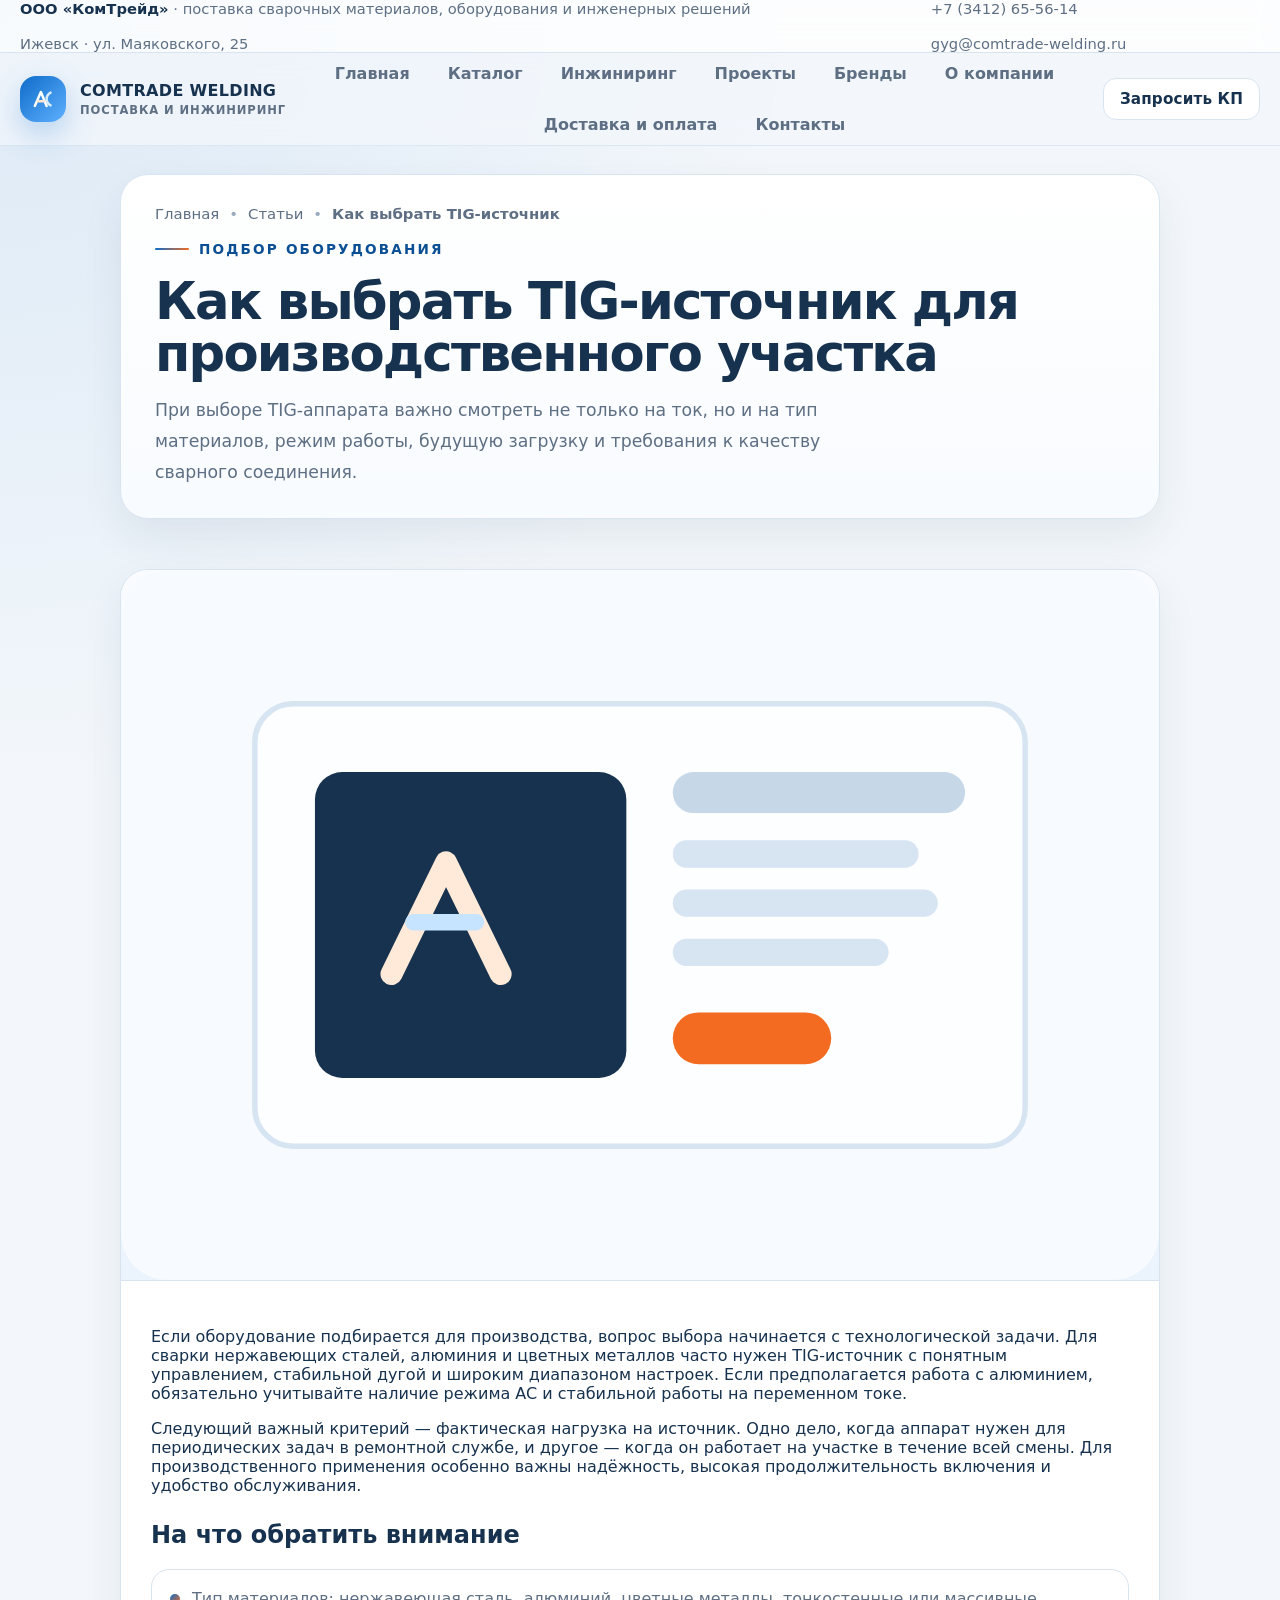
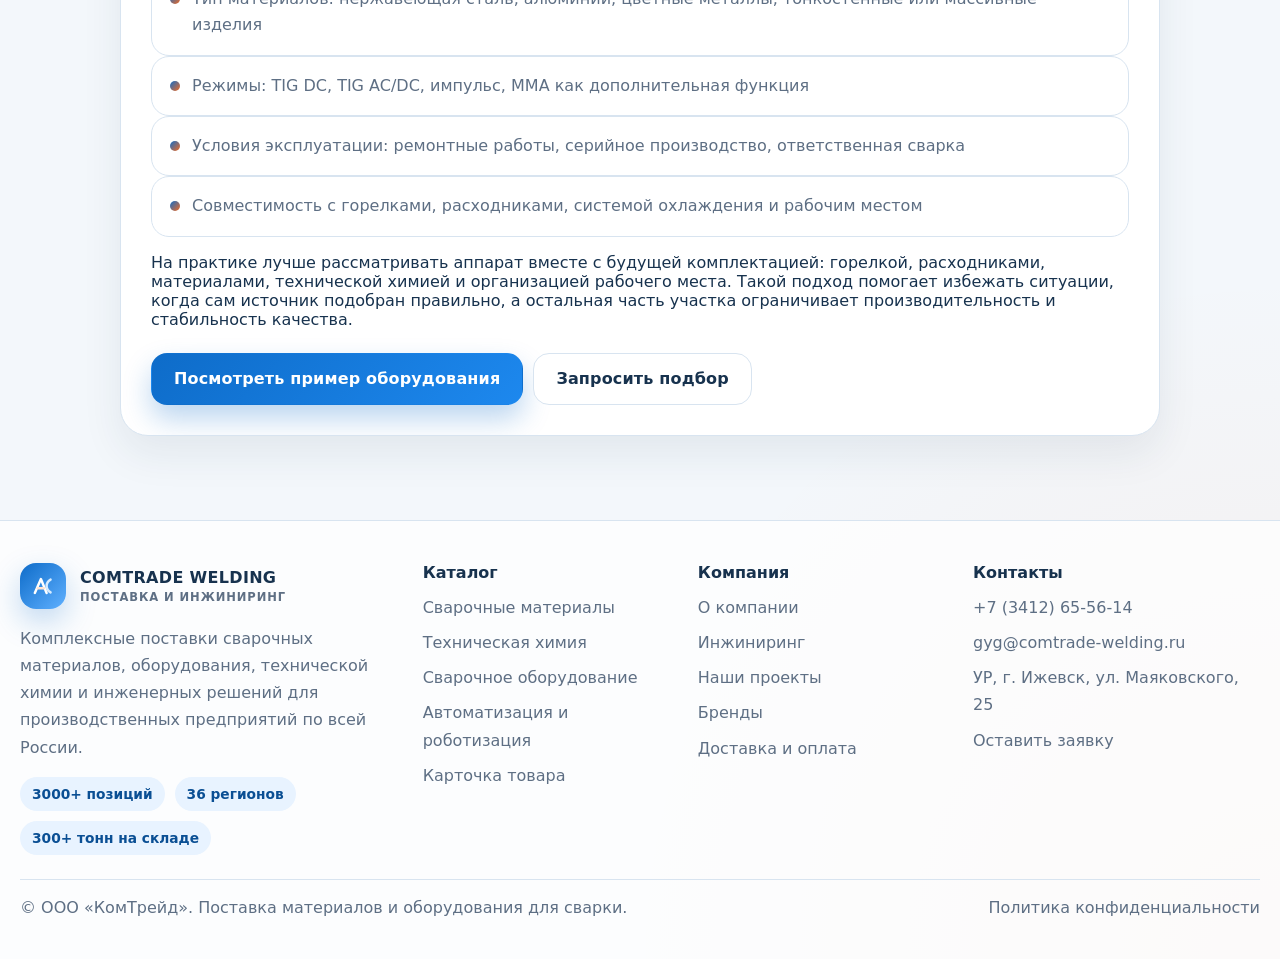
<file: article-tig-selection.html>
<!doctype html>
<html lang="ru">
<head>
  <meta charset="utf-8">
  <meta name="viewport" content="width=device-width,initial-scale=1">
  <title>Как выбрать TIG-источник — КомТрейд</title>
  <meta name="description" content="Статья о выборе TIG-источника для производственного участка: материалы, режимы, нагрузка и комплектация рабочего места.">
  <link rel="stylesheet" href="assets/css/styles.css">
</head>
<body>

<div class="topbar">
  <div class="container topbar-inner">
    <div class="topbar-links">
      <span><strong>ООО «КомТрейд»</strong> · поставка сварочных материалов, оборудования и инженерных решений</span>
      <span>Ижевск · ул. Маяковского, 25</span>
    </div>
    <div class="topbar-links">
      <a href="tel:+73412655614">+7 (3412) 65-56-14</a>
      <a href="mailto:gyg@comtrade-welding.ru">gyg@comtrade-welding.ru</a>
    </div>
  </div>
</div>
<header class="site-header">
  <div class="container navbar">
    <a class="logo" href="index.html" aria-label="КомТрейд">
      <span class="logo-mark">
        <svg width="28" height="28" viewBox="0 0 24 24" fill="none" aria-hidden="true">
          <path d="M5 18L10.2 6L15.1 18" stroke="white" stroke-width="2.1" stroke-linecap="round" stroke-linejoin="round"/>
          <path d="M7.5 14h5.2" stroke="#FFE4D2" stroke-width="2.1" stroke-linecap="round"/>
          <path d="M18.5 6.5c-2.3 1.3-3.4 3.2-3.4 5.5s1.1 4.1 3.4 5.5" stroke="#D6EBFF" stroke-width="2.1" stroke-linecap="round"/>
        </svg>
      </span>
      <span>COMTRADE WELDING<small>Поставка и инжиниринг</small></span>
    </a>
    <nav class="nav-links" data-menu>
      <a href="index.html" class="">Главная</a>
<a href="catalog.html" class="">Каталог</a>
<a href="engineering.html" class="">Инжиниринг</a>
<a href="projects.html" class="">Проекты</a>
<a href="brands.html" class="">Бренды</a>
<a href="about.html" class="">О компании</a>
<a href="delivery.html" class="">Доставка и оплата</a>
<a href="contacts.html" class="">Контакты</a>
    </nav>
    <div class="nav-actions">
      <a class="btn btn-secondary btn-sm" href="contacts.html#request">Запросить КП</a>
      <button class="mobile-toggle" data-menu-toggle aria-label="Открыть меню">
        <svg width="22" height="22" viewBox="0 0 24 24" fill="none"><path d="M4 7h16M4 12h16M4 17h16" stroke="currentColor" stroke-width="2" stroke-linecap="round"/></svg>
      </button>
    </div>
  </div>
</header>


<main>
  <section class="page-hero">
    <div class="small-container">
      <article class="page-hero-main panel reveal" style="padding:30px 34px">
        <nav class="breadcrumbs" aria-label="Хлебные крошки"><a href="index.html">Главная</a><span>•</span><a href="articles.html">Статьи</a><span>•</span><strong>Как выбрать TIG-источник</strong></nav>
        <span class="eyebrow">Подбор оборудования</span>
        <h1>Как выбрать TIG-источник для производственного участка</h1>
        <p class="lead">При выборе TIG-аппарата важно смотреть не только на ток, но и на тип материалов, режим работы, будущую загрузку и требования к качеству сварного соединения.</p>
      </article>
    </div>
  </section>

  <section class="section">
    <div class="small-container">
      <article class="card reveal" style="overflow:hidden">
        <div class="media"><img src="assets/img/article-tech.svg" alt="Выбор TIG-источника"></div>
        <div class="card-body" style="padding:30px">
          <p>Если оборудование подбирается для производства, вопрос выбора начинается с технологической задачи. Для сварки нержавеющих сталей, алюминия и цветных металлов часто нужен TIG-источник с понятным управлением, стабильной дугой и широким диапазоном настроек. Если предполагается работа с алюминием, обязательно учитывайте наличие режима AC и стабильной работы на переменном токе.</p>
          <p>Следующий важный критерий — фактическая нагрузка на источник. Одно дело, когда аппарат нужен для периодических задач в ремонтной службе, и другое — когда он работает на участке в течение всей смены. Для производственного применения особенно важны надёжность, высокая продолжительность включения и удобство обслуживания.</p>
          <h2 style="margin-top:26px">На что обратить внимание</h2>
          <ul class="lead-list">
            <li>Тип материалов: нержавеющая сталь, алюминий, цветные металлы, тонкостенные или массивные изделия</li>
            <li>Режимы: TIG DC, TIG AC/DC, импульс, MMA как дополнительная функция</li>
            <li>Условия эксплуатации: ремонтные работы, серийное производство, ответственная сварка</li>
            <li>Совместимость с горелками, расходниками, системой охлаждения и рабочим местом</li>
          </ul>
          <p>На практике лучше рассматривать аппарат вместе с будущей комплектацией: горелкой, расходниками, материалами, технической химией и организацией рабочего места. Такой подход помогает избежать ситуации, когда сам источник подобран правильно, а остальная часть участка ограничивает производительность и стабильность качества.</p>
          <div class="badge-line" style="margin-top:24px">
            <a class="btn btn-primary" href="product-atig-315pac.html">Посмотреть пример оборудования</a>
            <a class="btn btn-secondary" href="contacts.html#request">Запросить подбор</a>
          </div>
        </div>
      </article>
    </div>
  </section>
</main>


<footer class="footer">
  <div class="container footer-grid">
    <div>
      <a class="logo" href="index.html" style="margin-bottom:14px">
        <span class="logo-mark">
          <svg width="28" height="28" viewBox="0 0 24 24" fill="none" aria-hidden="true">
            <path d="M5 18L10.2 6L15.1 18" stroke="white" stroke-width="2.1" stroke-linecap="round" stroke-linejoin="round"/>
            <path d="M7.5 14h5.2" stroke="#FFE4D2" stroke-width="2.1" stroke-linecap="round"/>
            <path d="M18.5 6.5c-2.3 1.3-3.4 3.2-3.4 5.5s1.1 4.1 3.4 5.5" stroke="#D6EBFF" stroke-width="2.1" stroke-linecap="round"/>
          </svg>
        </span>
        <span>COMTRADE WELDING<small>Поставка и инжиниринг</small></span>
      </a>
      <p>Комплексные поставки сварочных материалов, оборудования, технической химии и инженерных решений для производственных предприятий по всей России.</p>
      <div class="badge-line" style="margin-top:16px">
        <span class="pill">3000+ позиций</span>
        <span class="pill">36 регионов</span>
        <span class="pill">300+ тонн на складе</span>
      </div>
    </div>
    <div>
      <h4>Каталог</h4>
      <ul><li><a href="category-materials.html">Сварочные материалы</a></li>
<li><a href="catalog.html#chemistry">Техническая химия</a></li>
<li><a href="catalog.html#equipment">Сварочное оборудование</a></li>
<li><a href="catalog.html#automation">Автоматизация и роботизация</a></li>
<li><a href="product-atig-315pac.html">Карточка товара</a></li></ul>
    </div>
    <div>
      <h4>Компания</h4>
      <ul><li><a href="about.html">О компании</a></li>
<li><a href="engineering.html">Инжиниринг</a></li>
<li><a href="projects.html">Наши проекты</a></li>
<li><a href="brands.html">Бренды</a></li>
<li><a href="delivery.html">Доставка и оплата</a></li></ul>
    </div>
    <div>
      <h4>Контакты</h4>
      <ul>
        <li><a href="tel:+73412655614">+7 (3412) 65-56-14</a></li>
        <li><a href="mailto:gyg@comtrade-welding.ru">gyg@comtrade-welding.ru</a></li>
        <li>УР, г. Ижевск, ул. Маяковского, 25</li>
        <li><a href="contacts.html#request">Оставить заявку</a></li>
      </ul>
    </div>
  </div>
  <div class="container copyright">
    <span>© ООО «КомТрейд». Поставка материалов и оборудования для сварки.</span>
    <span><a href="privacy.html">Политика конфиденциальности</a></span>
  </div>
</footer>
<script src="assets/js/main.js"></script>

</body>
</html>
</file>
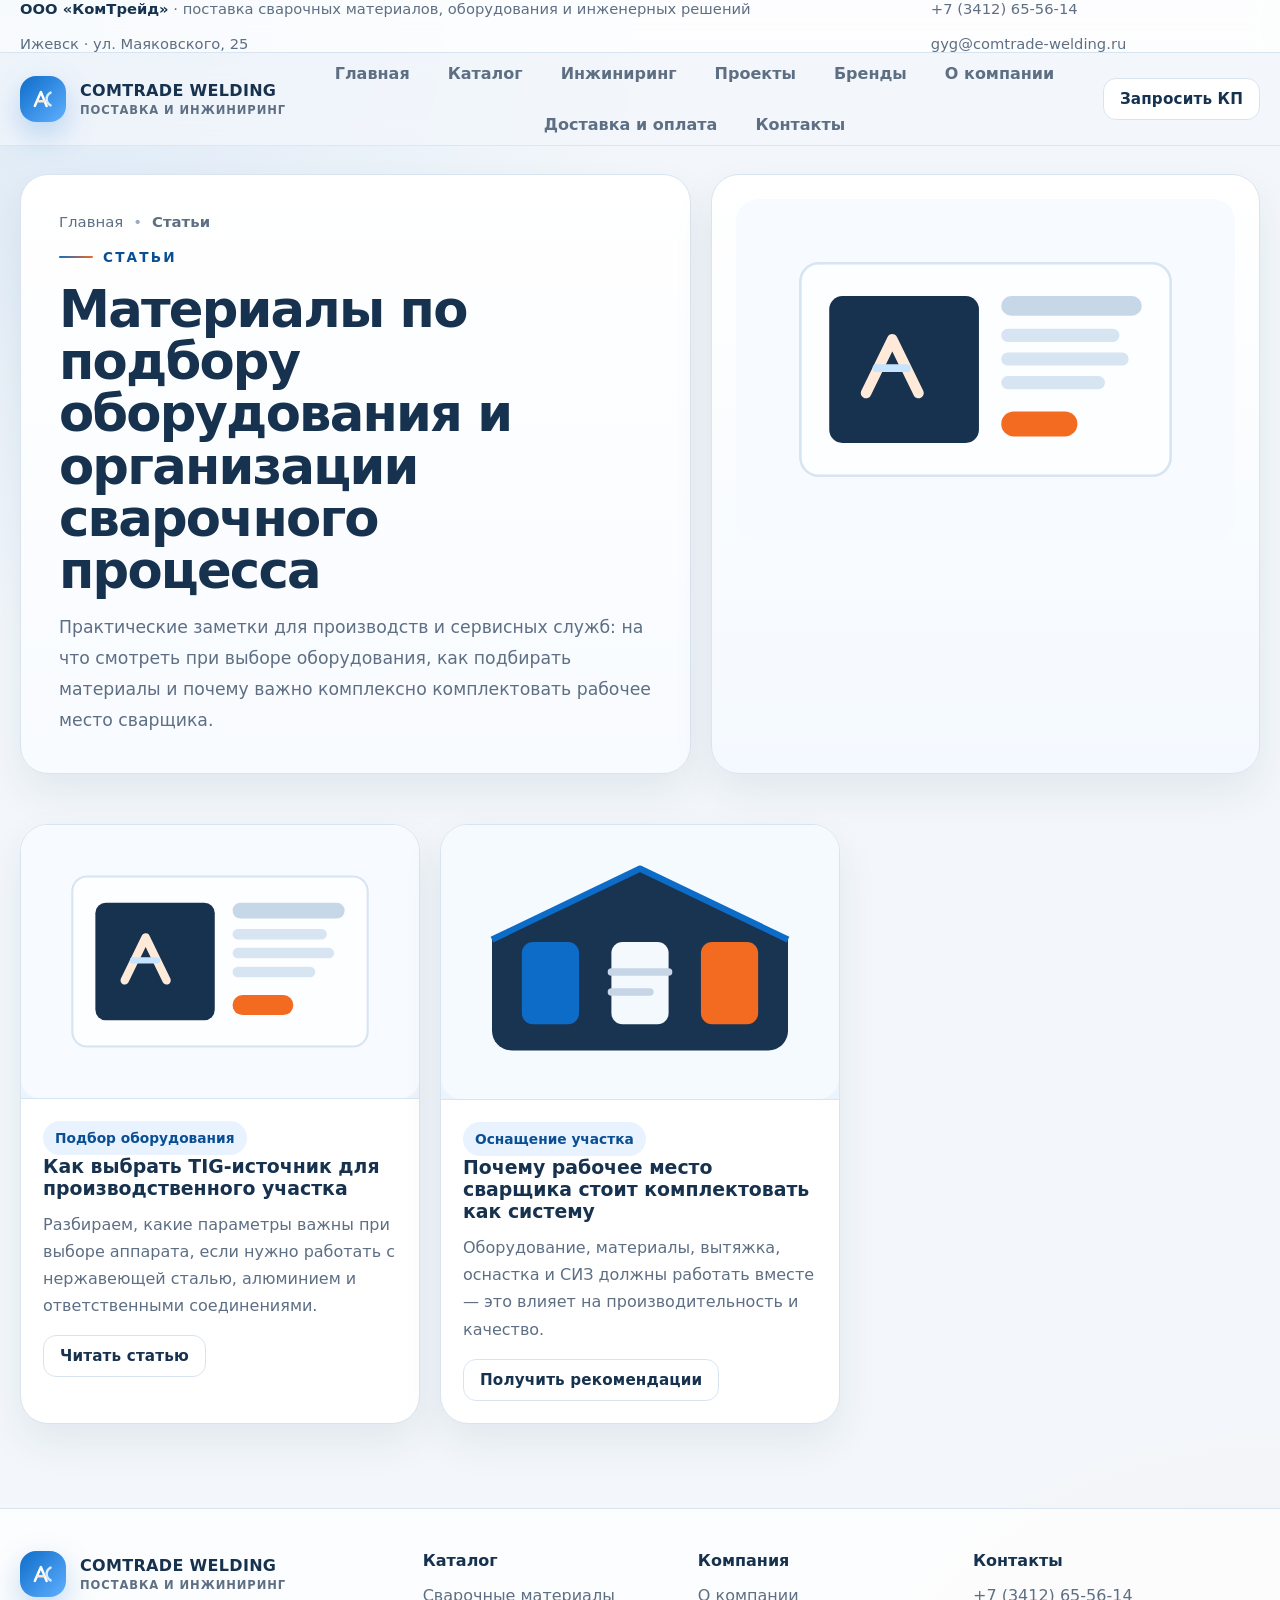
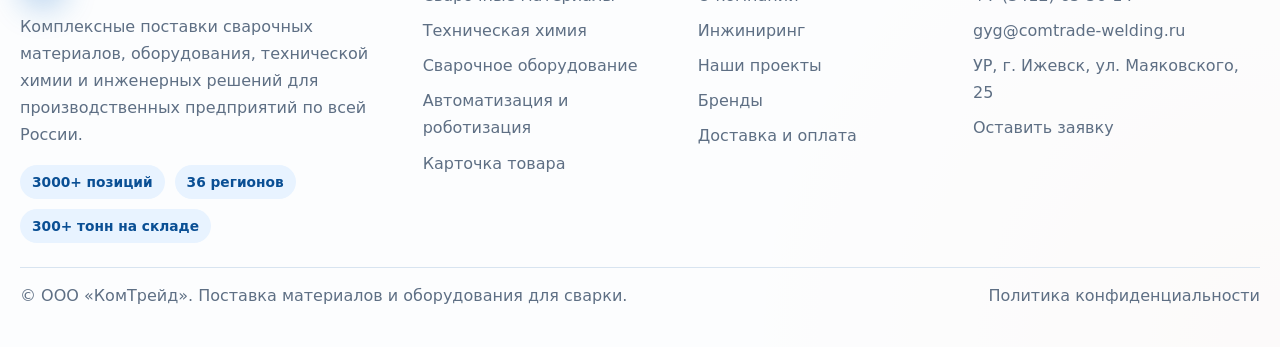
<file: articles.html>
<!doctype html>
<html lang="ru">
<head>
  <meta charset="utf-8">
  <meta name="viewport" content="width=device-width,initial-scale=1">
  <title>Статьи — КомТрейд</title>
  <meta name="description" content="Статьи по подбору сварочного оборудования, материалов и организации производственного участка.">
  <link rel="stylesheet" href="assets/css/styles.css">
</head>
<body>

<div class="topbar">
  <div class="container topbar-inner">
    <div class="topbar-links">
      <span><strong>ООО «КомТрейд»</strong> · поставка сварочных материалов, оборудования и инженерных решений</span>
      <span>Ижевск · ул. Маяковского, 25</span>
    </div>
    <div class="topbar-links">
      <a href="tel:+73412655614">+7 (3412) 65-56-14</a>
      <a href="mailto:gyg@comtrade-welding.ru">gyg@comtrade-welding.ru</a>
    </div>
  </div>
</div>
<header class="site-header">
  <div class="container navbar">
    <a class="logo" href="index.html" aria-label="КомТрейд">
      <span class="logo-mark">
        <svg width="28" height="28" viewBox="0 0 24 24" fill="none" aria-hidden="true">
          <path d="M5 18L10.2 6L15.1 18" stroke="white" stroke-width="2.1" stroke-linecap="round" stroke-linejoin="round"/>
          <path d="M7.5 14h5.2" stroke="#FFE4D2" stroke-width="2.1" stroke-linecap="round"/>
          <path d="M18.5 6.5c-2.3 1.3-3.4 3.2-3.4 5.5s1.1 4.1 3.4 5.5" stroke="#D6EBFF" stroke-width="2.1" stroke-linecap="round"/>
        </svg>
      </span>
      <span>COMTRADE WELDING<small>Поставка и инжиниринг</small></span>
    </a>
    <nav class="nav-links" data-menu>
      <a href="index.html" class="">Главная</a>
<a href="catalog.html" class="">Каталог</a>
<a href="engineering.html" class="">Инжиниринг</a>
<a href="projects.html" class="">Проекты</a>
<a href="brands.html" class="">Бренды</a>
<a href="about.html" class="">О компании</a>
<a href="delivery.html" class="">Доставка и оплата</a>
<a href="contacts.html" class="">Контакты</a>
    </nav>
    <div class="nav-actions">
      <a class="btn btn-secondary btn-sm" href="contacts.html#request">Запросить КП</a>
      <button class="mobile-toggle" data-menu-toggle aria-label="Открыть меню">
        <svg width="22" height="22" viewBox="0 0 24 24" fill="none"><path d="M4 7h16M4 12h16M4 17h16" stroke="currentColor" stroke-width="2" stroke-linecap="round"/></svg>
      </button>
    </div>
  </div>
</header>


<main>
  <section class="page-hero">
    <div class="container page-hero-shell">
      <article class="page-hero-main panel reveal">
        <nav class="breadcrumbs" aria-label="Хлебные крошки"><a href="index.html">Главная</a><span>•</span><strong>Статьи</strong></nav>
        <span class="eyebrow">Статьи</span>
        <h1>Материалы по подбору оборудования и организации сварочного процесса</h1>
        <p class="lead">Практические заметки для производств и сервисных служб: на что смотреть при выборе оборудования, как подбирать материалы и почему важно комплексно комплектовать рабочее место сварщика.</p>
      </article>
      <aside class="page-hero-aside panel reveal">
        <img src="assets/img/article-tech.svg" alt="Статьи по сварочному производству">
      </aside>
    </div>
  </section>

  <section class="section">
    <div class="container news-grid">
      <article class="news-card card reveal">
        <div class="media"><img src="assets/img/article-tech.svg" alt="Как выбрать TIG источник"></div>
        <div class="card-body">
          <span class="pill">Подбор оборудования</span>
          <h3>Как выбрать TIG-источник для производственного участка</h3>
          <p>Разбираем, какие параметры важны при выборе аппарата, если нужно работать с нержавеющей сталью, алюминием и ответственными соединениями.</p>
          <div class="badge-line" style="margin-top:16px"><a class="btn btn-secondary btn-sm" href="article-tig-selection.html">Читать статью</a></div>
        </div>
      </article>
      <article class="news-card card reveal">
        <div class="media"><img src="assets/img/warehouse.svg" alt="Комплектация рабочего места"></div>
        <div class="card-body">
          <span class="pill">Оснащение участка</span>
          <h3>Почему рабочее место сварщика стоит комплектовать как систему</h3>
          <p>Оборудование, материалы, вытяжка, оснастка и СИЗ должны работать вместе — это влияет на производительность и качество.</p>
          <div class="badge-line" style="margin-top:16px"><a class="btn btn-secondary btn-sm" href="contacts.html#request">Получить рекомендации</a></div>
        </div>
      </article>
    </div>
  </section>
</main>


<footer class="footer">
  <div class="container footer-grid">
    <div>
      <a class="logo" href="index.html" style="margin-bottom:14px">
        <span class="logo-mark">
          <svg width="28" height="28" viewBox="0 0 24 24" fill="none" aria-hidden="true">
            <path d="M5 18L10.2 6L15.1 18" stroke="white" stroke-width="2.1" stroke-linecap="round" stroke-linejoin="round"/>
            <path d="M7.5 14h5.2" stroke="#FFE4D2" stroke-width="2.1" stroke-linecap="round"/>
            <path d="M18.5 6.5c-2.3 1.3-3.4 3.2-3.4 5.5s1.1 4.1 3.4 5.5" stroke="#D6EBFF" stroke-width="2.1" stroke-linecap="round"/>
          </svg>
        </span>
        <span>COMTRADE WELDING<small>Поставка и инжиниринг</small></span>
      </a>
      <p>Комплексные поставки сварочных материалов, оборудования, технической химии и инженерных решений для производственных предприятий по всей России.</p>
      <div class="badge-line" style="margin-top:16px">
        <span class="pill">3000+ позиций</span>
        <span class="pill">36 регионов</span>
        <span class="pill">300+ тонн на складе</span>
      </div>
    </div>
    <div>
      <h4>Каталог</h4>
      <ul><li><a href="category-materials.html">Сварочные материалы</a></li>
<li><a href="catalog.html#chemistry">Техническая химия</a></li>
<li><a href="catalog.html#equipment">Сварочное оборудование</a></li>
<li><a href="catalog.html#automation">Автоматизация и роботизация</a></li>
<li><a href="product-atig-315pac.html">Карточка товара</a></li></ul>
    </div>
    <div>
      <h4>Компания</h4>
      <ul><li><a href="about.html">О компании</a></li>
<li><a href="engineering.html">Инжиниринг</a></li>
<li><a href="projects.html">Наши проекты</a></li>
<li><a href="brands.html">Бренды</a></li>
<li><a href="delivery.html">Доставка и оплата</a></li></ul>
    </div>
    <div>
      <h4>Контакты</h4>
      <ul>
        <li><a href="tel:+73412655614">+7 (3412) 65-56-14</a></li>
        <li><a href="mailto:gyg@comtrade-welding.ru">gyg@comtrade-welding.ru</a></li>
        <li>УР, г. Ижевск, ул. Маяковского, 25</li>
        <li><a href="contacts.html#request">Оставить заявку</a></li>
      </ul>
    </div>
  </div>
  <div class="container copyright">
    <span>© ООО «КомТрейд». Поставка материалов и оборудования для сварки.</span>
    <span><a href="privacy.html">Политика конфиденциальности</a></span>
  </div>
</footer>
<script src="assets/js/main.js"></script>

</body>
</html>
</file>
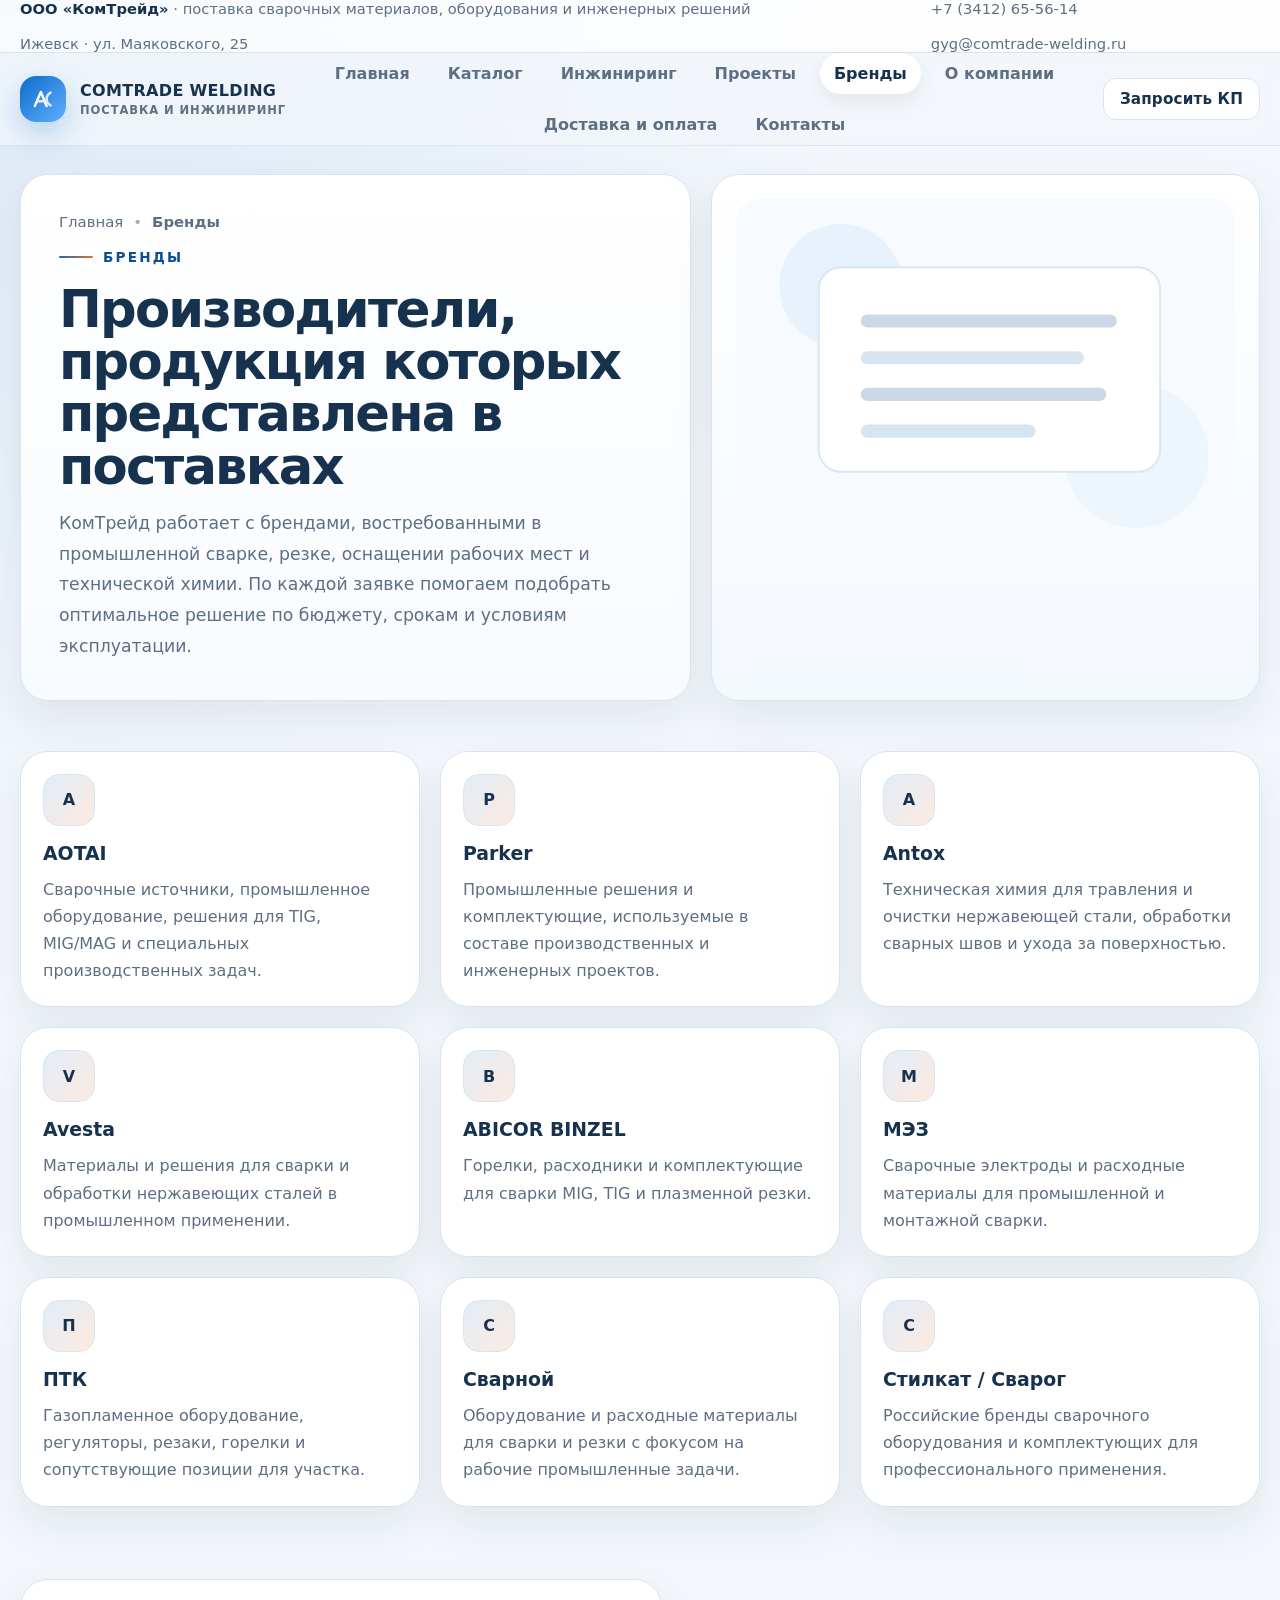
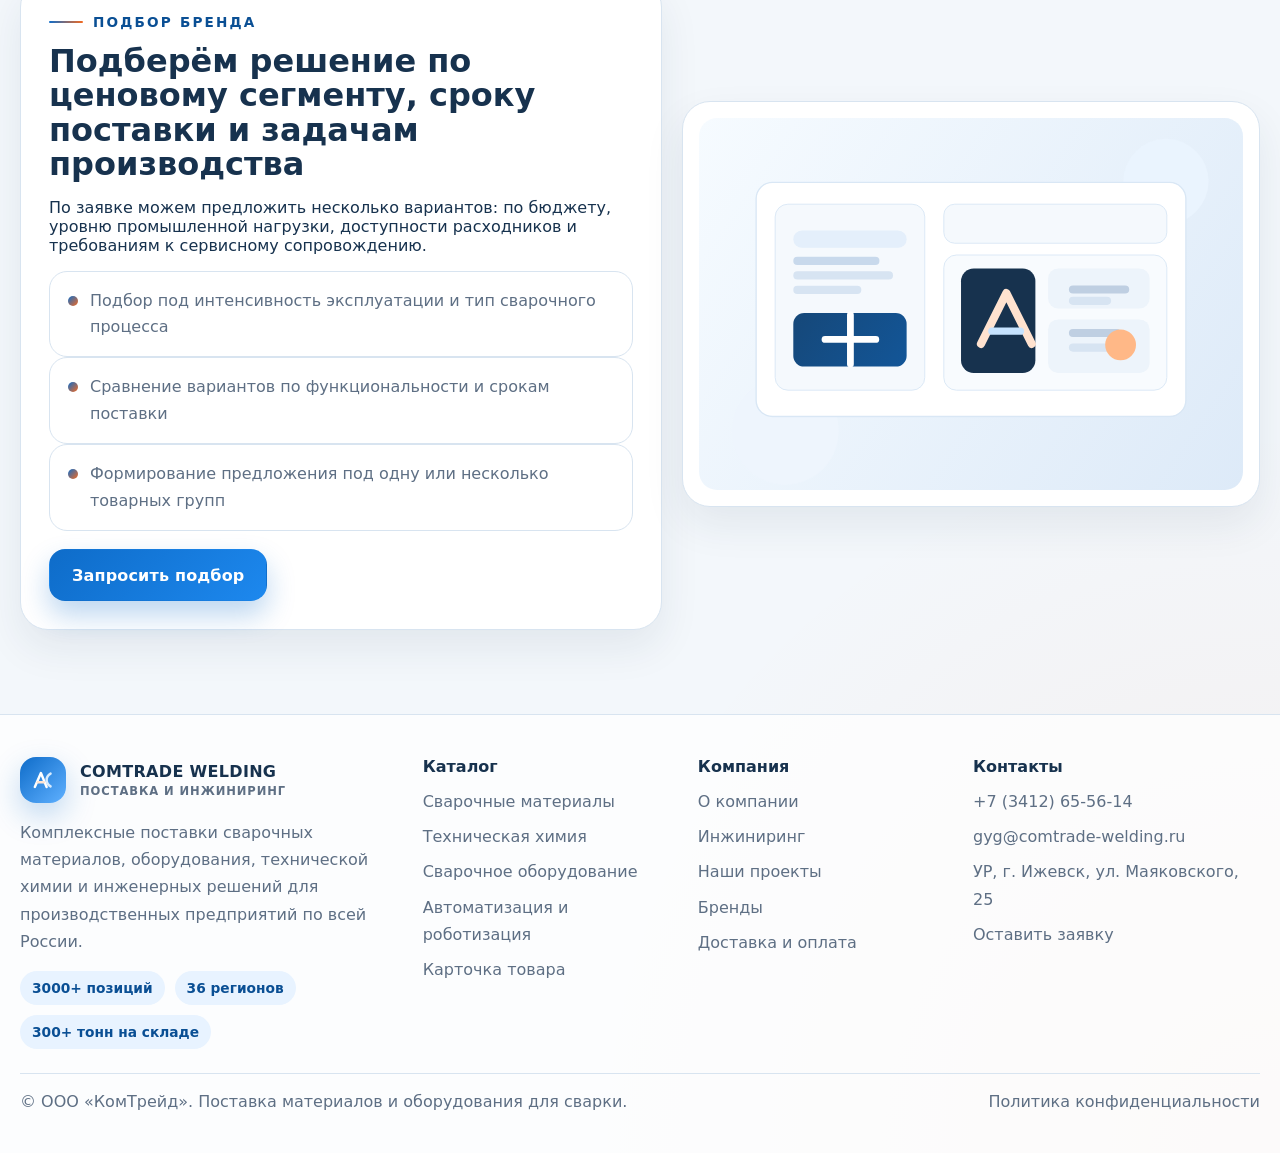
<file: brands.html>
<!doctype html>
<html lang="ru">
<head>
  <meta charset="utf-8">
  <meta name="viewport" content="width=device-width,initial-scale=1">
  <title>Бренды — КомТрейд</title>
  <meta name="description" content="Бренды сварочных материалов, оборудования, технической химии и комплектующих, представленные в поставках КомТрейд.">
  <link rel="stylesheet" href="assets/css/styles.css">
</head>
<body>

<div class="topbar">
  <div class="container topbar-inner">
    <div class="topbar-links">
      <span><strong>ООО «КомТрейд»</strong> · поставка сварочных материалов, оборудования и инженерных решений</span>
      <span>Ижевск · ул. Маяковского, 25</span>
    </div>
    <div class="topbar-links">
      <a href="tel:+73412655614">+7 (3412) 65-56-14</a>
      <a href="mailto:gyg@comtrade-welding.ru">gyg@comtrade-welding.ru</a>
    </div>
  </div>
</div>
<header class="site-header">
  <div class="container navbar">
    <a class="logo" href="index.html" aria-label="КомТрейд">
      <span class="logo-mark">
        <svg width="28" height="28" viewBox="0 0 24 24" fill="none" aria-hidden="true">
          <path d="M5 18L10.2 6L15.1 18" stroke="white" stroke-width="2.1" stroke-linecap="round" stroke-linejoin="round"/>
          <path d="M7.5 14h5.2" stroke="#FFE4D2" stroke-width="2.1" stroke-linecap="round"/>
          <path d="M18.5 6.5c-2.3 1.3-3.4 3.2-3.4 5.5s1.1 4.1 3.4 5.5" stroke="#D6EBFF" stroke-width="2.1" stroke-linecap="round"/>
        </svg>
      </span>
      <span>COMTRADE WELDING<small>Поставка и инжиниринг</small></span>
    </a>
    <nav class="nav-links" data-menu>
      <a href="index.html" class="">Главная</a>
<a href="catalog.html" class="">Каталог</a>
<a href="engineering.html" class="">Инжиниринг</a>
<a href="projects.html" class="">Проекты</a>
<a href="brands.html" class="active">Бренды</a>
<a href="about.html" class="">О компании</a>
<a href="delivery.html" class="">Доставка и оплата</a>
<a href="contacts.html" class="">Контакты</a>
    </nav>
    <div class="nav-actions">
      <a class="btn btn-secondary btn-sm" href="contacts.html#request">Запросить КП</a>
      <button class="mobile-toggle" data-menu-toggle aria-label="Открыть меню">
        <svg width="22" height="22" viewBox="0 0 24 24" fill="none"><path d="M4 7h16M4 12h16M4 17h16" stroke="currentColor" stroke-width="2" stroke-linecap="round"/></svg>
      </button>
    </div>
  </div>
</header>


<main>
  <section class="page-hero">
    <div class="container page-hero-shell">
      <article class="page-hero-main panel reveal">
        <nav class="breadcrumbs" aria-label="Хлебные крошки"><a href="index.html">Главная</a><span>•</span><strong>Бренды</strong></nav>
        <span class="eyebrow">Бренды</span>
        <h1>Производители, продукция которых представлена в поставках</h1>
        <p class="lead">КомТрейд работает с брендами, востребованными в промышленной сварке, резке, оснащении рабочих мест и технической химии. По каждой заявке помогаем подобрать оптимальное решение по бюджету, срокам и условиям эксплуатации.</p>
      </article>
      <aside class="page-hero-aside panel reveal">
        <img src="assets/img/brand-pattern.svg" alt="Бренды КомТрейд">
      </aside>
    </div>
  </section>

  <section class="section">
    <div class="container brand-grid">
      <article class="brand-card card reveal">
        <div class="card-body">
          <div class="icon-badge"><strong>A</strong></div>
          <h3>AOTAI</h3>
          <p>Сварочные источники, промышленное оборудование, решения для TIG, MIG/MAG и специальных производственных задач.</p>
        </div>
      </article>
      <article class="brand-card card reveal">
        <div class="card-body">
          <div class="icon-badge"><strong>P</strong></div>
          <h3>Parker</h3>
          <p>Промышленные решения и комплектующие, используемые в составе производственных и инженерных проектов.</p>
        </div>
      </article>
      <article class="brand-card card reveal">
        <div class="card-body">
          <div class="icon-badge"><strong>A</strong></div>
          <h3>Antox</h3>
          <p>Техническая химия для травления и очистки нержавеющей стали, обработки сварных швов и ухода за поверхностью.</p>
        </div>
      </article>
      <article class="brand-card card reveal">
        <div class="card-body">
          <div class="icon-badge"><strong>V</strong></div>
          <h3>Avesta</h3>
          <p>Материалы и решения для сварки и обработки нержавеющих сталей в промышленном применении.</p>
        </div>
      </article>
      <article class="brand-card card reveal">
        <div class="card-body">
          <div class="icon-badge"><strong>B</strong></div>
          <h3>ABICOR BINZEL</h3>
          <p>Горелки, расходники и комплектующие для сварки MIG, TIG и плазменной резки.</p>
        </div>
      </article>
      <article class="brand-card card reveal">
        <div class="card-body">
          <div class="icon-badge"><strong>М</strong></div>
          <h3>МЭЗ</h3>
          <p>Сварочные электроды и расходные материалы для промышленной и монтажной сварки.</p>
        </div>
      </article>
      <article class="brand-card card reveal">
        <div class="card-body">
          <div class="icon-badge"><strong>П</strong></div>
          <h3>ПТК</h3>
          <p>Газопламенное оборудование, регуляторы, резаки, горелки и сопутствующие позиции для участка.</p>
        </div>
      </article>
      <article class="brand-card card reveal">
        <div class="card-body">
          <div class="icon-badge"><strong>С</strong></div>
          <h3>Сварной</h3>
          <p>Оборудование и расходные материалы для сварки и резки с фокусом на рабочие промышленные задачи.</p>
        </div>
      </article>
      <article class="brand-card card reveal">
        <div class="card-body">
          <div class="icon-badge"><strong>С</strong></div>
          <h3>Стилкат / Сварог</h3>
          <p>Российские бренды сварочного оборудования и комплектующих для профессионального применения.</p>
        </div>
      </article>
    </div>
  </section>

  <section class="section">
    <div class="container split-card">
      <article class="card reveal" style="padding:28px">
        <span class="eyebrow">Подбор бренда</span>
        <h2 style="margin:14px 0 12px;font-size:2rem;line-height:1.08">Подберём решение по ценовому сегменту, сроку поставки и задачам производства</h2>
        <p>По заявке можем предложить несколько вариантов: по бюджету, уровню промышленной нагрузки, доступности расходников и требованиям к сервисному сопровождению.</p>
        <ul class="lead-list">
          <li>Подбор под интенсивность эксплуатации и тип сварочного процесса</li>
          <li>Сравнение вариантов по функциональности и срокам поставки</li>
          <li>Формирование предложения под одну или несколько товарных групп</li>
        </ul>
        <div class="badge-line" style="margin-top:18px">
          <a class="btn btn-primary" href="contacts.html#request">Запросить подбор</a>
        </div>
      </article>
      <article class="card reveal" style="padding:16px">
        <img src="assets/img/hero-industrial.svg" alt="Подбор брендов и оборудования">
      </article>
    </div>
  </section>
</main>


<footer class="footer">
  <div class="container footer-grid">
    <div>
      <a class="logo" href="index.html" style="margin-bottom:14px">
        <span class="logo-mark">
          <svg width="28" height="28" viewBox="0 0 24 24" fill="none" aria-hidden="true">
            <path d="M5 18L10.2 6L15.1 18" stroke="white" stroke-width="2.1" stroke-linecap="round" stroke-linejoin="round"/>
            <path d="M7.5 14h5.2" stroke="#FFE4D2" stroke-width="2.1" stroke-linecap="round"/>
            <path d="M18.5 6.5c-2.3 1.3-3.4 3.2-3.4 5.5s1.1 4.1 3.4 5.5" stroke="#D6EBFF" stroke-width="2.1" stroke-linecap="round"/>
          </svg>
        </span>
        <span>COMTRADE WELDING<small>Поставка и инжиниринг</small></span>
      </a>
      <p>Комплексные поставки сварочных материалов, оборудования, технической химии и инженерных решений для производственных предприятий по всей России.</p>
      <div class="badge-line" style="margin-top:16px">
        <span class="pill">3000+ позиций</span>
        <span class="pill">36 регионов</span>
        <span class="pill">300+ тонн на складе</span>
      </div>
    </div>
    <div>
      <h4>Каталог</h4>
      <ul><li><a href="category-materials.html">Сварочные материалы</a></li>
<li><a href="catalog.html#chemistry">Техническая химия</a></li>
<li><a href="catalog.html#equipment">Сварочное оборудование</a></li>
<li><a href="catalog.html#automation">Автоматизация и роботизация</a></li>
<li><a href="product-atig-315pac.html">Карточка товара</a></li></ul>
    </div>
    <div>
      <h4>Компания</h4>
      <ul><li><a href="about.html">О компании</a></li>
<li><a href="engineering.html">Инжиниринг</a></li>
<li><a href="projects.html">Наши проекты</a></li>
<li><a href="brands.html">Бренды</a></li>
<li><a href="delivery.html">Доставка и оплата</a></li></ul>
    </div>
    <div>
      <h4>Контакты</h4>
      <ul>
        <li><a href="tel:+73412655614">+7 (3412) 65-56-14</a></li>
        <li><a href="mailto:gyg@comtrade-welding.ru">gyg@comtrade-welding.ru</a></li>
        <li>УР, г. Ижевск, ул. Маяковского, 25</li>
        <li><a href="contacts.html#request">Оставить заявку</a></li>
      </ul>
    </div>
  </div>
  <div class="container copyright">
    <span>© ООО «КомТрейд». Поставка материалов и оборудования для сварки.</span>
    <span><a href="privacy.html">Политика конфиденциальности</a></span>
  </div>
</footer>
<script src="assets/js/main.js"></script>

</body>
</html>
</file>
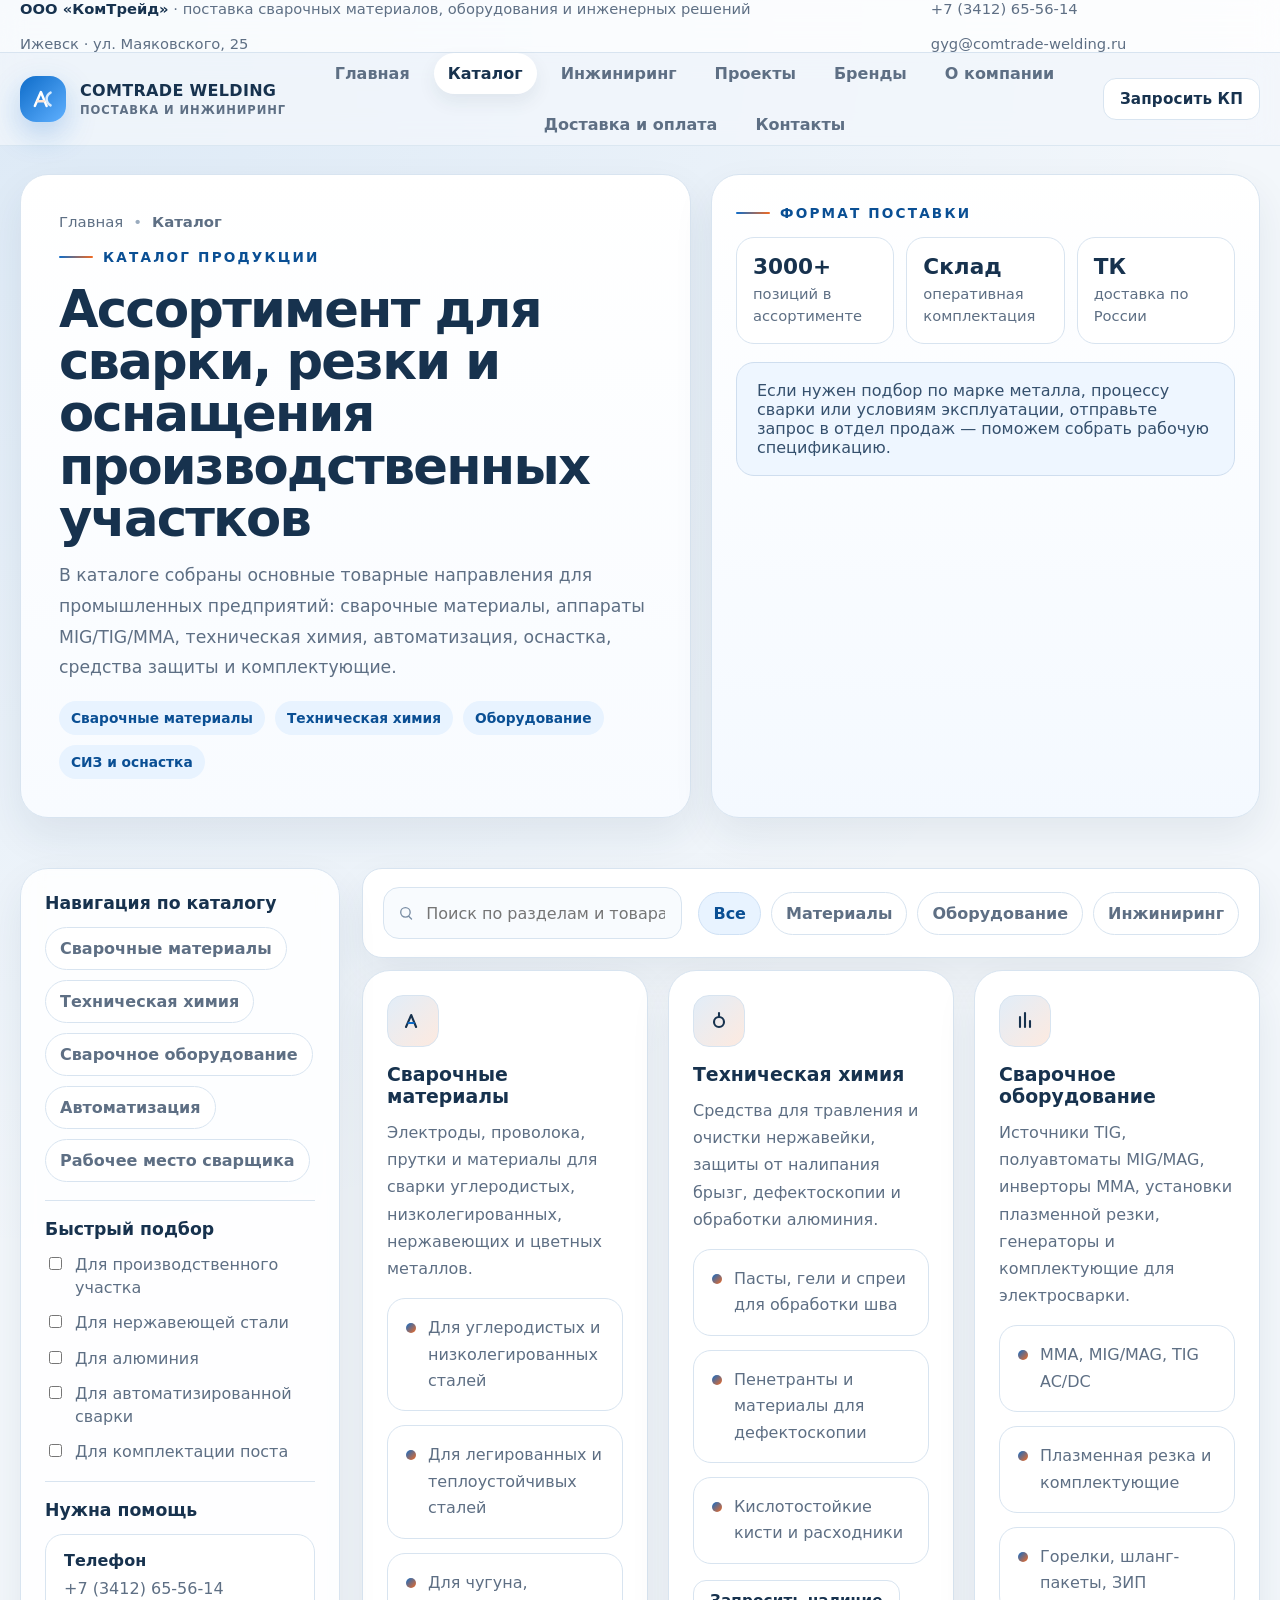
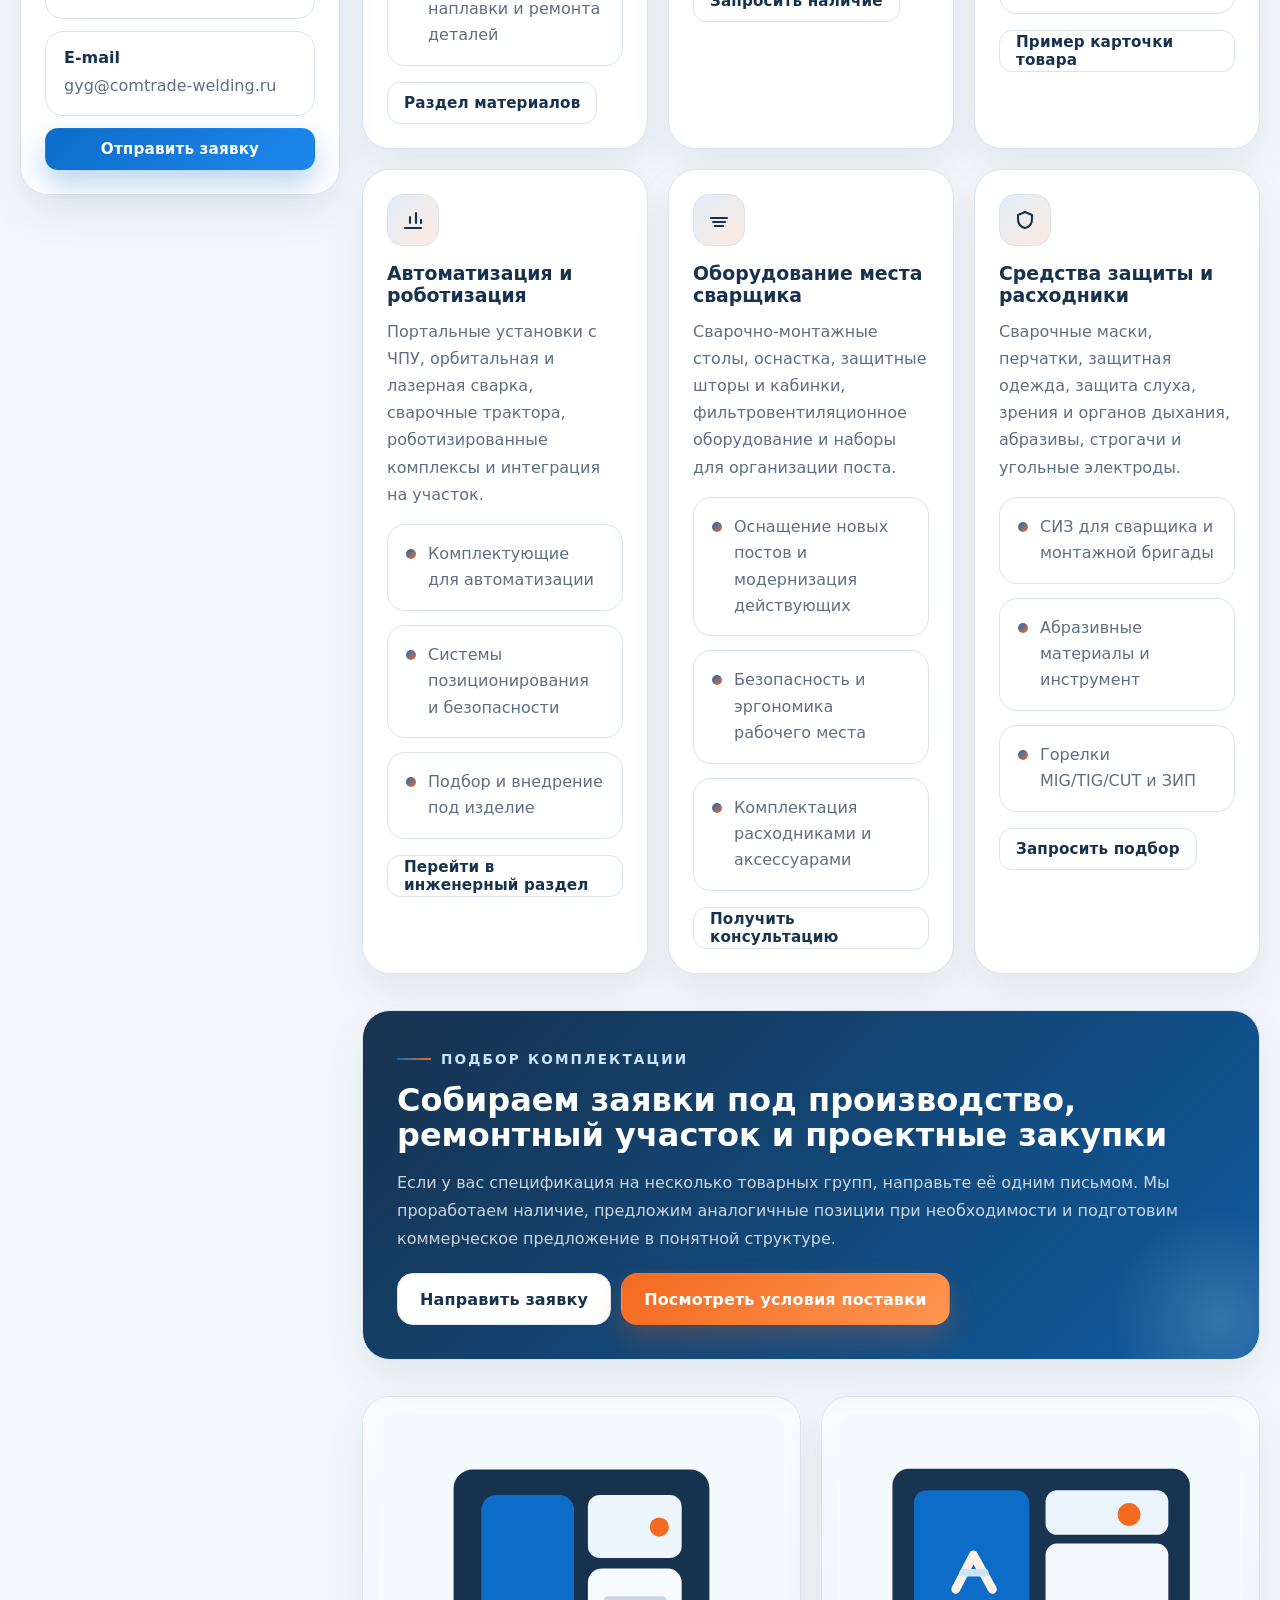
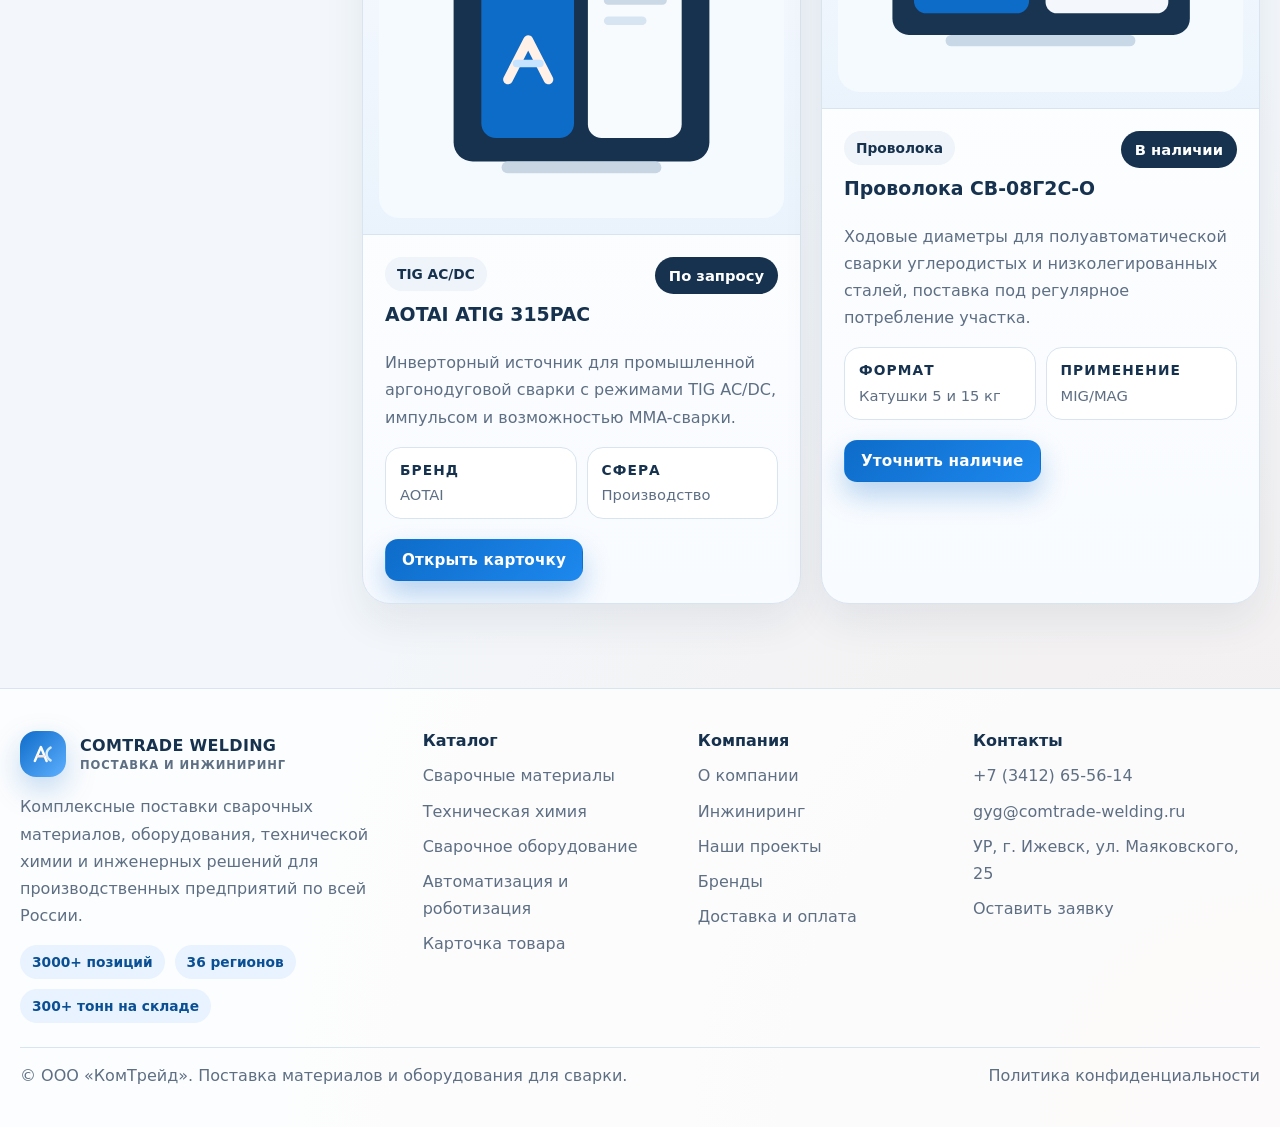
<file: catalog.html>
<!doctype html>
<html lang="ru">
<head>
  <meta charset="utf-8">
  <meta name="viewport" content="width=device-width,initial-scale=1">
  <title>Каталог продукции — КомТрейд</title>
  <meta name="description" content="Каталог сварочных материалов, технической химии, оборудования, автоматизации и оснащения производственных участков.">
  <link rel="stylesheet" href="assets/css/styles.css">
</head>
<body>

<div class="topbar">
  <div class="container topbar-inner">
    <div class="topbar-links">
      <span><strong>ООО «КомТрейд»</strong> · поставка сварочных материалов, оборудования и инженерных решений</span>
      <span>Ижевск · ул. Маяковского, 25</span>
    </div>
    <div class="topbar-links">
      <a href="tel:+73412655614">+7 (3412) 65-56-14</a>
      <a href="mailto:gyg@comtrade-welding.ru">gyg@comtrade-welding.ru</a>
    </div>
  </div>
</div>
<header class="site-header">
  <div class="container navbar">
    <a class="logo" href="index.html" aria-label="КомТрейд">
      <span class="logo-mark">
        <svg width="28" height="28" viewBox="0 0 24 24" fill="none" aria-hidden="true">
          <path d="M5 18L10.2 6L15.1 18" stroke="white" stroke-width="2.1" stroke-linecap="round" stroke-linejoin="round"/>
          <path d="M7.5 14h5.2" stroke="#FFE4D2" stroke-width="2.1" stroke-linecap="round"/>
          <path d="M18.5 6.5c-2.3 1.3-3.4 3.2-3.4 5.5s1.1 4.1 3.4 5.5" stroke="#D6EBFF" stroke-width="2.1" stroke-linecap="round"/>
        </svg>
      </span>
      <span>COMTRADE WELDING<small>Поставка и инжиниринг</small></span>
    </a>
    <nav class="nav-links" data-menu>
      <a href="index.html" class="">Главная</a>
<a href="catalog.html" class="active">Каталог</a>
<a href="engineering.html" class="">Инжиниринг</a>
<a href="projects.html" class="">Проекты</a>
<a href="brands.html" class="">Бренды</a>
<a href="about.html" class="">О компании</a>
<a href="delivery.html" class="">Доставка и оплата</a>
<a href="contacts.html" class="">Контакты</a>
    </nav>
    <div class="nav-actions">
      <a class="btn btn-secondary btn-sm" href="contacts.html#request">Запросить КП</a>
      <button class="mobile-toggle" data-menu-toggle aria-label="Открыть меню">
        <svg width="22" height="22" viewBox="0 0 24 24" fill="none"><path d="M4 7h16M4 12h16M4 17h16" stroke="currentColor" stroke-width="2" stroke-linecap="round"/></svg>
      </button>
    </div>
  </div>
</header>


<main>
  <section class="page-hero">
    <div class="container page-hero-shell">
      <article class="page-hero-main panel reveal">
        <nav class="breadcrumbs" aria-label="Хлебные крошки"><a href="index.html">Главная</a><span>•</span><strong>Каталог</strong></nav>
        <span class="eyebrow">Каталог продукции</span>
        <h1>Ассортимент для сварки, резки и оснащения производственных участков</h1>
        <p class="lead">В каталоге собраны основные товарные направления для промышленных предприятий: сварочные материалы, аппараты MIG/TIG/MMA, техническая химия, автоматизация, оснастка, средства защиты и комплектующие.</p>
        <div class="badge-line" style="margin-top:18px">
          <span class="pill">Сварочные материалы</span>
          <span class="pill">Техническая химия</span>
          <span class="pill">Оборудование</span>
          <span class="pill">СИЗ и оснастка</span>
        </div>
      </article>
      <aside class="page-hero-aside panel reveal">
        <span class="eyebrow">Формат поставки</span>
        <div class="mini-metrics" style="margin-top:16px">
          <div class="mini-metric"><strong>3000+</strong><span>позиций в ассортименте</span></div>
          <div class="mini-metric"><strong>Склад</strong><span>оперативная комплектация</span></div>
          <div class="mini-metric"><strong>ТК</strong><span>доставка по России</span></div>
        </div>
        <div class="notice" style="margin-top:18px">Если нужен подбор по марке металла, процессу сварки или условиям эксплуатации, отправьте запрос в отдел продаж — поможем собрать рабочую спецификацию.</div>
      </aside>
    </div>
  </section>

  <section class="section">
    <div class="container catalog-shell">
      <aside class="sidebar panel reveal">
        <h3>Навигация по каталогу</h3>
        <div class="tabs stack">
          <a href="#materials">Сварочные материалы</a>
          <a href="#chemistry">Техническая химия</a>
          <a href="#equipment">Сварочное оборудование</a>
          <a href="#automation">Автоматизация</a>
          <a href="#workplace">Рабочее место сварщика</a>
        </div>
        <div class="filter-group">
          <h3>Быстрый подбор</h3>
          <div class="checkbox-list">
            <label><input type="checkbox"> Для производственного участка</label>
            <label><input type="checkbox"> Для нержавеющей стали</label>
            <label><input type="checkbox"> Для алюминия</label>
            <label><input type="checkbox"> Для автоматизированной сварки</label>
            <label><input type="checkbox"> Для комплектации поста</label>
          </div>
        </div>
        <div class="filter-group">
          <h3>Нужна помощь</h3>
          <div class="stack">
            <div class="contact-line"><strong>Телефон</strong><span><a href="tel:+73412655614">+7 (3412) 65-56-14</a></span></div>
            <div class="contact-line"><strong>E-mail</strong><span><a href="mailto:gyg@comtrade-welding.ru">gyg@comtrade-welding.ru</a></span></div>
            <a class="btn btn-primary btn-sm" href="contacts.html#request">Отправить заявку</a>
          </div>
        </div>
      </aside>

      <div class="stack">
        <div class="toolbar reveal">
          <div class="search">
            <svg width="18" height="18" viewBox="0 0 24 24" fill="none"><path d="M11 18a7 7 0 1 1 0-14 7 7 0 0 1 0 14Zm9 3-3.8-3.8" stroke="#7a8ea5" stroke-width="2" stroke-linecap="round"/></svg>
            <input data-search type="text" placeholder="Поиск по разделам и товарам">
          </div>
          <div class="tabs">
            <a href="javascript:void(0)" data-filter="all" class="active" data-filter>Все</a>
            <a href="javascript:void(0)" data-filter="materials" data-filter>Материалы</a>
            <a href="javascript:void(0)" data-filter="equipment" data-filter>Оборудование</a>
            <a href="javascript:void(0)" data-filter="engineering" data-filter>Инжиниринг</a>
          </div>
        </div>

        <div class="grid-3" id="materials">
          <article class="info-card card reveal" data-filter-item="materials" data-search-item="сварочные материалы электроды проволока нержавеющая сталь">
            <div class="icon-badge"><svg width="24" height="24" viewBox="0 0 24 24" fill="none"><path d="M5 18L10.2 6L15.1 18" stroke="#17324e" stroke-width="2.1" stroke-linecap="round" stroke-linejoin="round"/><path d="M7.5 14h5.2" stroke="#0e6cc9" stroke-width="2.1" stroke-linecap="round"/></svg></div>
            <h3>Сварочные материалы</h3>
            <p>Электроды, проволока, прутки и материалы для сварки углеродистых, низколегированных, нержавеющих и цветных металлов.</p>
            <ul class="check-list" style="margin-top:16px">
              <li>Для углеродистых и низколегированных сталей</li>
              <li>Для легированных и теплоустойчивых сталей</li>
              <li>Для чугуна, наплавки и ремонта деталей</li>
            </ul>
            <div class="badge-line" style="margin-top:16px"><a class="btn btn-secondary btn-sm" href="category-materials.html">Раздел материалов</a></div>
          </article>

          <article class="info-card card reveal" id="chemistry" data-filter-item="materials" data-search-item="техническая химия травление очистка нержавейки антиспаттер пенетранты">
            <div class="icon-badge"><svg width="24" height="24" viewBox="0 0 24 24" fill="none"><path d="M12 4v4m0 0c-2.8 0-5 2.2-5 5s2.2 5 5 5 5-2.2 5-5-2.2-5-5-5Z" stroke="#17324e" stroke-width="2.1" stroke-linecap="round"/></svg></div>
            <h3>Техническая химия</h3>
            <p>Средства для травления и очистки нержавейки, защиты от налипания брызг, дефектоскопии и обработки алюминия.</p>
            <ul class="check-list" style="margin-top:16px">
              <li>Пасты, гели и спреи для обработки шва</li>
              <li>Пенетранты и материалы для дефектоскопии</li>
              <li>Кислотостойкие кисти и расходники</li>
            </ul>
            <div class="badge-line" style="margin-top:16px"><a class="btn btn-secondary btn-sm" href="contacts.html#request">Запросить наличие</a></div>
          </article>

          <article class="info-card card reveal" id="equipment" data-filter-item="equipment" data-search-item="сварочное оборудование mig tig mma плазменная резка полуавтомат">
            <div class="icon-badge"><svg width="24" height="24" viewBox="0 0 24 24" fill="none"><path d="M7 18V8m5 10V4m5 14v-6" stroke="#17324e" stroke-width="2.1" stroke-linecap="round"/></svg></div>
            <h3>Сварочное оборудование</h3>
            <p>Источники TIG, полуавтоматы MIG/MAG, инверторы MMA, установки плазменной резки, генераторы и комплектующие для электросварки.</p>
            <ul class="check-list" style="margin-top:16px">
              <li>MMA, MIG/MAG, TIG AC/DC</li>
              <li>Плазменная резка и комплектующие</li>
              <li>Горелки, шланг-пакеты, ЗИП</li>
            </ul>
            <div class="badge-line" style="margin-top:16px"><a class="btn btn-secondary btn-sm" href="product-atig-315pac.html">Пример карточки товара</a></div>
          </article>

          <article class="info-card card reveal" id="automation" data-filter-item="engineering equipment" data-search-item="автоматизация роботизация портальные установки сварочные трактора лазерная сварка">
            <div class="icon-badge"><svg width="24" height="24" viewBox="0 0 24 24" fill="none"><path d="M9 15V9m6 6V5m5 10v-3M4 20h16" stroke="#17324e" stroke-width="2.1" stroke-linecap="round"/></svg></div>
            <h3>Автоматизация и роботизация</h3>
            <p>Портальные установки с ЧПУ, орбитальная и лазерная сварка, сварочные трактора, роботизированные комплексы и интеграция на участок.</p>
            <ul class="check-list" style="margin-top:16px">
              <li>Комплектующие для автоматизации</li>
              <li>Системы позиционирования и безопасности</li>
              <li>Подбор и внедрение под изделие</li>
            </ul>
            <div class="badge-line" style="margin-top:16px"><a class="btn btn-secondary btn-sm" href="engineering.html">Перейти в инженерный раздел</a></div>
          </article>

          <article class="info-card card reveal" id="workplace" data-filter-item="equipment" data-search-item="место сварщика оснастка фильтровентиляционное оборудование шторы кабинки столы">
            <div class="icon-badge"><svg width="24" height="24" viewBox="0 0 24 24" fill="none"><path d="M4 10h16M6 14h12M8 18h8" stroke="#17324e" stroke-width="2.1" stroke-linecap="round"/></svg></div>
            <h3>Оборудование места сварщика</h3>
            <p>Сварочно-монтажные столы, оснастка, защитные шторы и кабинки, фильтровентиляционное оборудование и наборы для организации поста.</p>
            <ul class="check-list" style="margin-top:16px">
              <li>Оснащение новых постов и модернизация действующих</li>
              <li>Безопасность и эргономика рабочего места</li>
              <li>Комплектация расходниками и аксессуарами</li>
            </ul>
            <div class="badge-line" style="margin-top:16px"><a class="btn btn-secondary btn-sm" href="contacts.html">Получить консультацию</a></div>
          </article>

          <article class="info-card card reveal" data-filter-item="equipment" data-search-item="сиз средства защиты маски перчатки одежда защита зрения слуха дыхания">
            <div class="icon-badge"><svg width="24" height="24" viewBox="0 0 24 24" fill="none"><path d="M12 4l7 3v4c0 5-2.7 7.9-7 9-4.3-1.1-7-4-7-9V7l7-3Z" stroke="#17324e" stroke-width="2.1" stroke-linejoin="round"/></svg></div>
            <h3>Средства защиты и расходники</h3>
            <p>Сварочные маски, перчатки, защитная одежда, защита слуха, зрения и органов дыхания, абразивы, строгачи и угольные электроды.</p>
            <ul class="check-list" style="margin-top:16px">
              <li>СИЗ для сварщика и монтажной бригады</li>
              <li>Абразивные материалы и инструмент</li>
              <li>Горелки MIG/TIG/CUT и ЗИП</li>
            </ul>
            <div class="badge-line" style="margin-top:16px"><a class="btn btn-secondary btn-sm" href="contacts.html#request">Запросить подбор</a></div>
          </article>
        </div>

        <article class="quote-banner panel reveal" style="margin-top:24px">
          <span class="eyebrow" style="color:#cce4ff">Подбор комплектации</span>
          <h2 style="font-size:2rem;line-height:1.1;margin:16px 0 12px">Собираем заявки под производство, ремонтный участок и проектные закупки</h2>
          <p>Если у вас спецификация на несколько товарных групп, направьте её одним письмом. Мы проработаем наличие, предложим аналогичные позиции при необходимости и подготовим коммерческое предложение в понятной структуре.</p>
          <div class="badge-line" style="margin-top:20px">
            <a class="btn btn-secondary" href="contacts.html#request">Направить заявку</a>
            <a class="btn btn-warm" href="delivery.html">Посмотреть условия поставки</a>
          </div>
        </article>

        <div class="product-grid" style="margin-top:24px">
          <article class="product-card reveal" data-search-item="aotai atig 315pac tig mma ac dc оборудование">
            <div class="product-thumb"><img src="assets/img/product-atig.svg" alt="AOTAI ATIG 315PAC"></div>
            <div class="product-content">
              <div class="product-meta">
                <div><span class="chip">TIG AC/DC</span><h3 style="margin-top:12px">AOTAI ATIG 315PAC</h3></div>
                <span class="price">По запросу</span>
              </div>
              <p>Инверторный источник для промышленной аргонодуговой сварки с режимами TIG AC/DC, импульсом и возможностью MMA-сварки.</p>
              <div class="specs">
                <div class="spec"><strong>Бренд</strong>AOTAI</div>
                <div class="spec"><strong>Сфера</strong>Производство</div>
              </div>
              <a class="btn btn-primary btn-sm" href="product-atig-315pac.html">Открыть карточку</a>
            </div>
          </article>
          <article class="product-card reveal" data-search-item="проволока св-08г2с омедненная материалы производство">
            <div class="product-thumb"><img src="assets/img/equipment.svg" alt="Проволока и материалы"></div>
            <div class="product-content">
              <div class="product-meta">
                <div><span class="chip">Проволока</span><h3 style="margin-top:12px">Проволока СВ-08Г2С-О</h3></div>
                <span class="price">В наличии</span>
              </div>
              <p>Ходовые диаметры для полуавтоматической сварки углеродистых и низколегированных сталей, поставка под регулярное потребление участка.</p>
              <div class="specs">
                <div class="spec"><strong>Формат</strong>Катушки 5 и 15 кг</div>
                <div class="spec"><strong>Применение</strong>MIG/MAG</div>
              </div>
              <a class="btn btn-primary btn-sm" href="contacts.html#request">Уточнить наличие</a>
            </div>
          </article>
        </div>
      </div>
    </div>
  </section>
</main>


<footer class="footer">
  <div class="container footer-grid">
    <div>
      <a class="logo" href="index.html" style="margin-bottom:14px">
        <span class="logo-mark">
          <svg width="28" height="28" viewBox="0 0 24 24" fill="none" aria-hidden="true">
            <path d="M5 18L10.2 6L15.1 18" stroke="white" stroke-width="2.1" stroke-linecap="round" stroke-linejoin="round"/>
            <path d="M7.5 14h5.2" stroke="#FFE4D2" stroke-width="2.1" stroke-linecap="round"/>
            <path d="M18.5 6.5c-2.3 1.3-3.4 3.2-3.4 5.5s1.1 4.1 3.4 5.5" stroke="#D6EBFF" stroke-width="2.1" stroke-linecap="round"/>
          </svg>
        </span>
        <span>COMTRADE WELDING<small>Поставка и инжиниринг</small></span>
      </a>
      <p>Комплексные поставки сварочных материалов, оборудования, технической химии и инженерных решений для производственных предприятий по всей России.</p>
      <div class="badge-line" style="margin-top:16px">
        <span class="pill">3000+ позиций</span>
        <span class="pill">36 регионов</span>
        <span class="pill">300+ тонн на складе</span>
      </div>
    </div>
    <div>
      <h4>Каталог</h4>
      <ul><li><a href="category-materials.html">Сварочные материалы</a></li>
<li><a href="catalog.html#chemistry">Техническая химия</a></li>
<li><a href="catalog.html#equipment">Сварочное оборудование</a></li>
<li><a href="catalog.html#automation">Автоматизация и роботизация</a></li>
<li><a href="product-atig-315pac.html">Карточка товара</a></li></ul>
    </div>
    <div>
      <h4>Компания</h4>
      <ul><li><a href="about.html">О компании</a></li>
<li><a href="engineering.html">Инжиниринг</a></li>
<li><a href="projects.html">Наши проекты</a></li>
<li><a href="brands.html">Бренды</a></li>
<li><a href="delivery.html">Доставка и оплата</a></li></ul>
    </div>
    <div>
      <h4>Контакты</h4>
      <ul>
        <li><a href="tel:+73412655614">+7 (3412) 65-56-14</a></li>
        <li><a href="mailto:gyg@comtrade-welding.ru">gyg@comtrade-welding.ru</a></li>
        <li>УР, г. Ижевск, ул. Маяковского, 25</li>
        <li><a href="contacts.html#request">Оставить заявку</a></li>
      </ul>
    </div>
  </div>
  <div class="container copyright">
    <span>© ООО «КомТрейд». Поставка материалов и оборудования для сварки.</span>
    <span><a href="privacy.html">Политика конфиденциальности</a></span>
  </div>
</footer>
<script src="assets/js/main.js"></script>

</body>
</html>
</file>
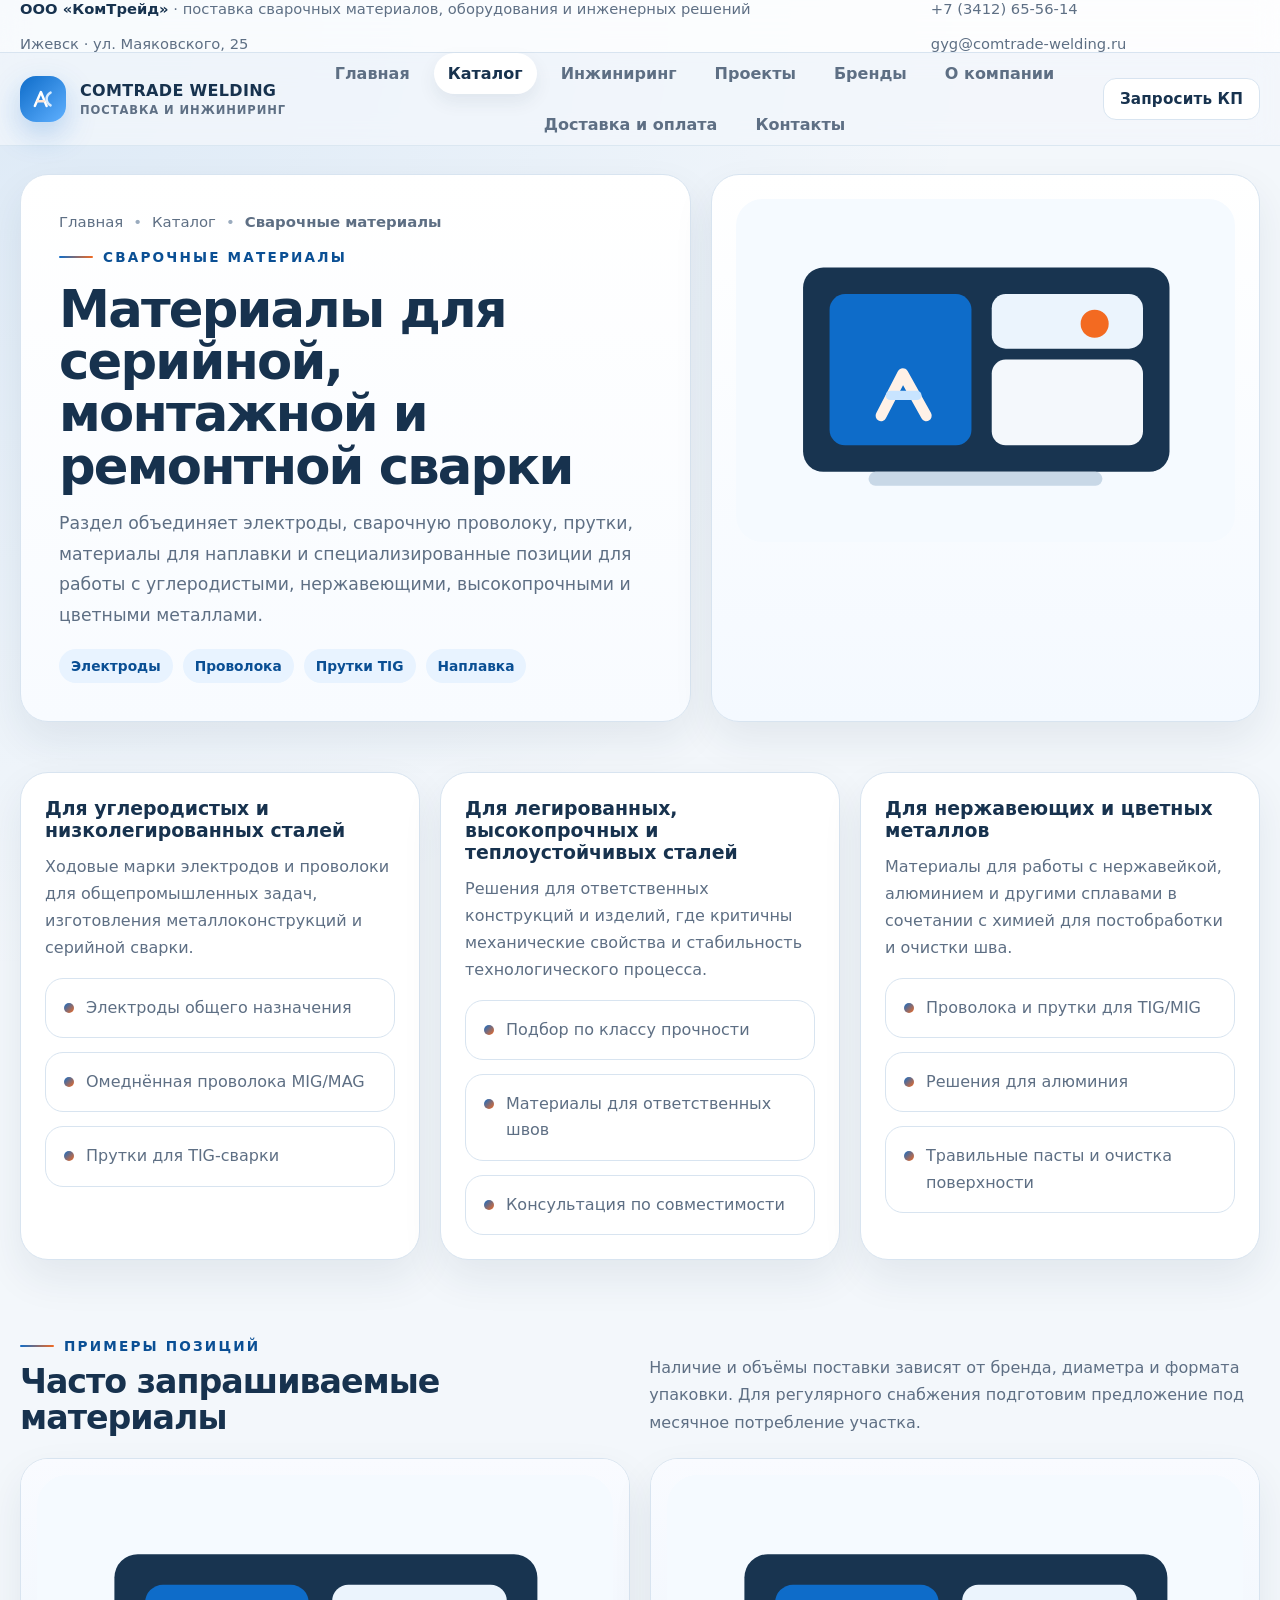
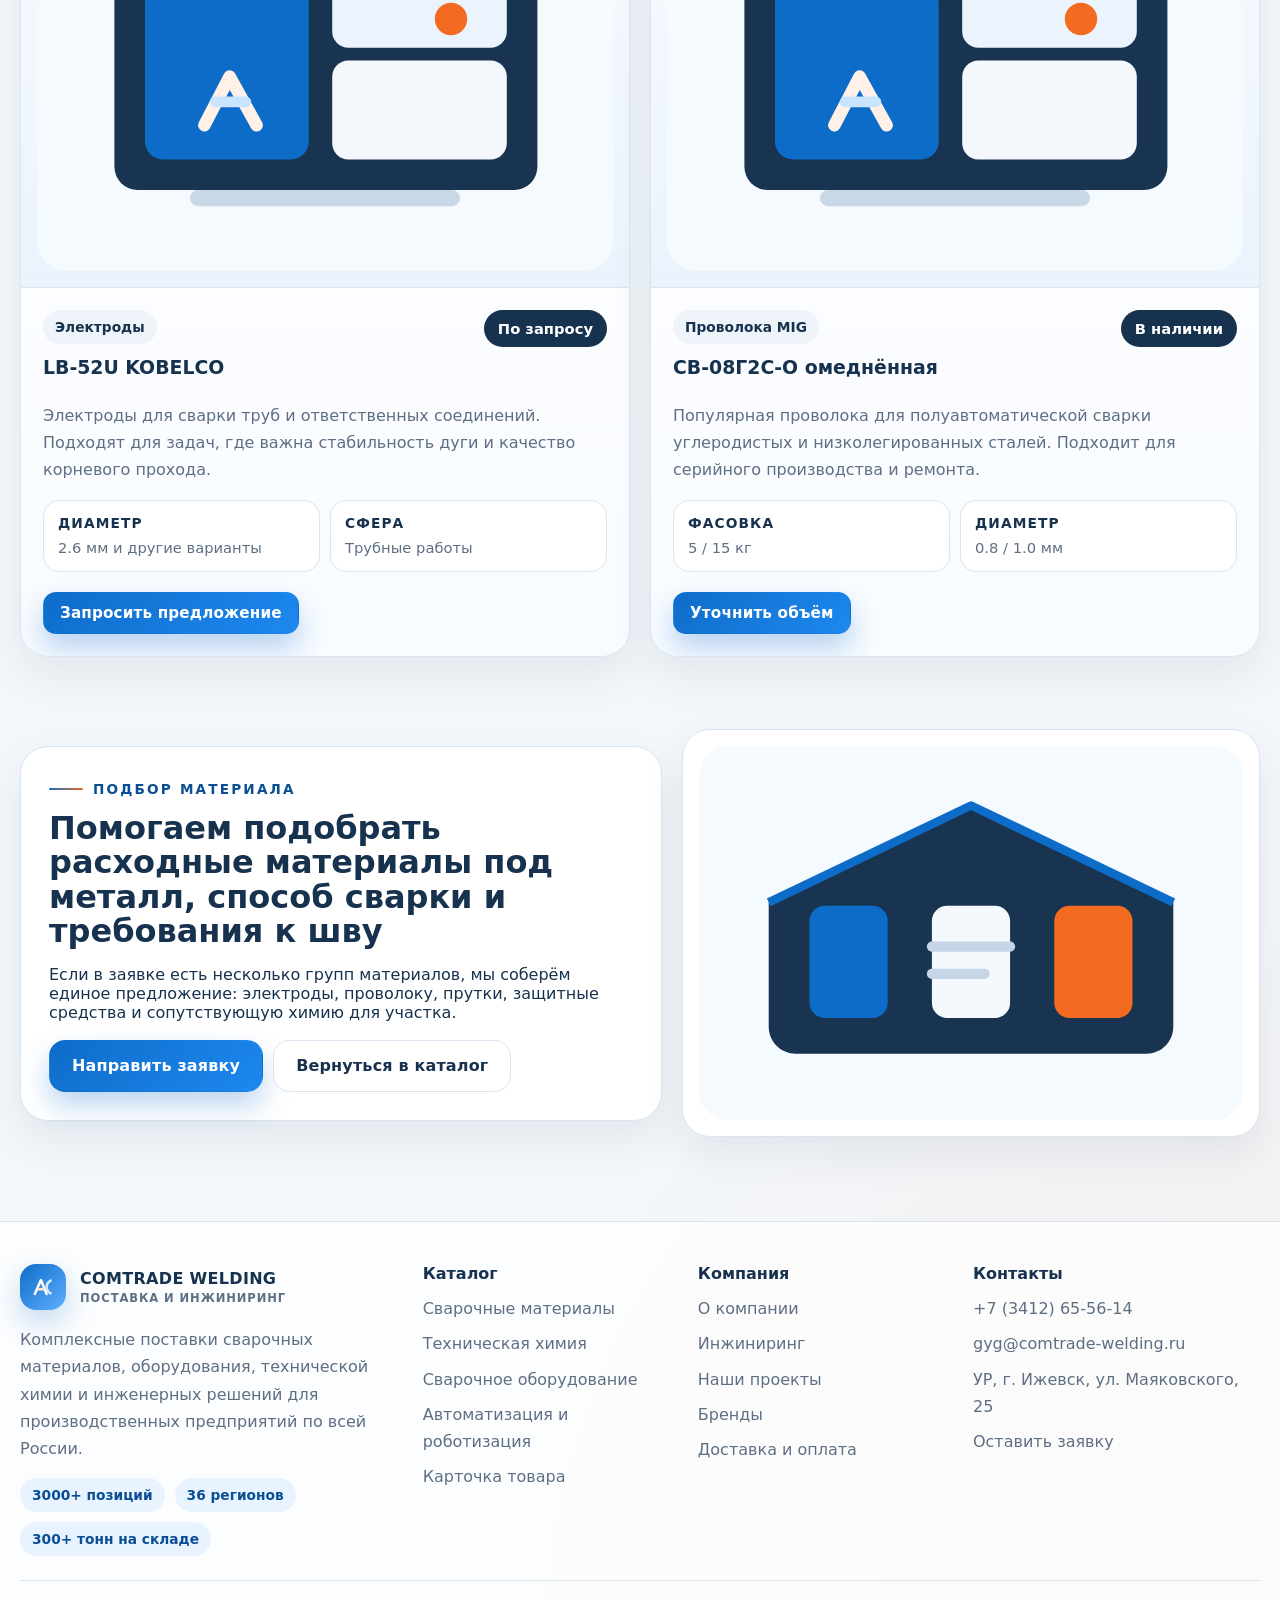
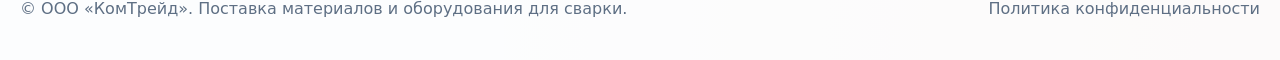
<file: category-materials.html>
<!doctype html>
<html lang="ru">
<head>
  <meta charset="utf-8">
  <meta name="viewport" content="width=device-width,initial-scale=1">
  <title>Сварочные материалы — КомТрейд</title>
  <meta name="description" content="Электроды, проволока, прутки TIG и материалы для наплавки и ремонта деталей.">
  <link rel="stylesheet" href="assets/css/styles.css">
</head>
<body>

<div class="topbar">
  <div class="container topbar-inner">
    <div class="topbar-links">
      <span><strong>ООО «КомТрейд»</strong> · поставка сварочных материалов, оборудования и инженерных решений</span>
      <span>Ижевск · ул. Маяковского, 25</span>
    </div>
    <div class="topbar-links">
      <a href="tel:+73412655614">+7 (3412) 65-56-14</a>
      <a href="mailto:gyg@comtrade-welding.ru">gyg@comtrade-welding.ru</a>
    </div>
  </div>
</div>
<header class="site-header">
  <div class="container navbar">
    <a class="logo" href="index.html" aria-label="КомТрейд">
      <span class="logo-mark">
        <svg width="28" height="28" viewBox="0 0 24 24" fill="none" aria-hidden="true">
          <path d="M5 18L10.2 6L15.1 18" stroke="white" stroke-width="2.1" stroke-linecap="round" stroke-linejoin="round"/>
          <path d="M7.5 14h5.2" stroke="#FFE4D2" stroke-width="2.1" stroke-linecap="round"/>
          <path d="M18.5 6.5c-2.3 1.3-3.4 3.2-3.4 5.5s1.1 4.1 3.4 5.5" stroke="#D6EBFF" stroke-width="2.1" stroke-linecap="round"/>
        </svg>
      </span>
      <span>COMTRADE WELDING<small>Поставка и инжиниринг</small></span>
    </a>
    <nav class="nav-links" data-menu>
      <a href="index.html" class="">Главная</a>
<a href="catalog.html" class="active">Каталог</a>
<a href="engineering.html" class="">Инжиниринг</a>
<a href="projects.html" class="">Проекты</a>
<a href="brands.html" class="">Бренды</a>
<a href="about.html" class="">О компании</a>
<a href="delivery.html" class="">Доставка и оплата</a>
<a href="contacts.html" class="">Контакты</a>
    </nav>
    <div class="nav-actions">
      <a class="btn btn-secondary btn-sm" href="contacts.html#request">Запросить КП</a>
      <button class="mobile-toggle" data-menu-toggle aria-label="Открыть меню">
        <svg width="22" height="22" viewBox="0 0 24 24" fill="none"><path d="M4 7h16M4 12h16M4 17h16" stroke="currentColor" stroke-width="2" stroke-linecap="round"/></svg>
      </button>
    </div>
  </div>
</header>


<main>
  <section class="page-hero">
    <div class="container page-hero-shell">
      <article class="page-hero-main panel reveal">
        <nav class="breadcrumbs" aria-label="Хлебные крошки"><a href="index.html">Главная</a><span>•</span><a href="catalog.html">Каталог</a><span>•</span><strong>Сварочные материалы</strong></nav>
        <span class="eyebrow">Сварочные материалы</span>
        <h1>Материалы для серийной, монтажной и ремонтной сварки</h1>
        <p class="lead">Раздел объединяет электроды, сварочную проволоку, прутки, материалы для наплавки и специализированные позиции для работы с углеродистыми, нержавеющими, высокопрочными и цветными металлами.</p>
        <div class="badge-line" style="margin-top:18px">
          <span class="pill">Электроды</span>
          <span class="pill">Проволока</span>
          <span class="pill">Прутки TIG</span>
          <span class="pill">Наплавка</span>
        </div>
      </article>
      <aside class="page-hero-aside panel reveal">
        <img src="assets/img/equipment.svg" alt="Сварочные материалы">
      </aside>
    </div>
  </section>

  <section class="section">
    <div class="container">
      <div class="grid-3">
        <article class="info-card card reveal">
          <h3>Для углеродистых и низколегированных сталей</h3>
          <p>Ходовые марки электродов и проволоки для общепромышленных задач, изготовления металлоконструкций и серийной сварки.</p>
          <ul class="check-list" style="margin-top:16px">
            <li>Электроды общего назначения</li>
            <li>Омеднённая проволока MIG/MAG</li>
            <li>Прутки для TIG-сварки</li>
          </ul>
        </article>
        <article class="info-card card reveal">
          <h3>Для легированных, высокопрочных и теплоустойчивых сталей</h3>
          <p>Решения для ответственных конструкций и изделий, где критичны механические свойства и стабильность технологического процесса.</p>
          <ul class="check-list" style="margin-top:16px">
            <li>Подбор по классу прочности</li>
            <li>Материалы для ответственных швов</li>
            <li>Консультация по совместимости</li>
          </ul>
        </article>
        <article class="info-card card reveal">
          <h3>Для нержавеющих и цветных металлов</h3>
          <p>Материалы для работы с нержавейкой, алюминием и другими сплавами в сочетании с химией для постобработки и очистки шва.</p>
          <ul class="check-list" style="margin-top:16px">
            <li>Проволока и прутки для TIG/MIG</li>
            <li>Решения для алюминия</li>
            <li>Травильные пасты и очистка поверхности</li>
          </ul>
        </article>
      </div>
    </div>
  </section>

  <section class="section">
    <div class="container">
      <div class="section-head reveal">
        <div>
          <span class="eyebrow">Примеры позиций</span>
          <h2>Часто запрашиваемые материалы</h2>
        </div>
        <p>Наличие и объёмы поставки зависят от бренда, диаметра и формата упаковки. Для регулярного снабжения подготовим предложение под месячное потребление участка.</p>
      </div>
      <div class="product-grid">
        <article class="product-card reveal">
          <div class="product-thumb"><img src="assets/img/equipment.svg" alt="Электроды LB-52U"></div>
          <div class="product-content">
            <div class="product-meta">
              <div><span class="chip">Электроды</span><h3 style="margin-top:12px">LB-52U KOBELCO</h3></div>
              <span class="price">По запросу</span>
            </div>
            <p>Электроды для сварки труб и ответственных соединений. Подходят для задач, где важна стабильность дуги и качество корневого прохода.</p>
            <div class="specs">
              <div class="spec"><strong>Диаметр</strong>2.6 мм и другие варианты</div>
              <div class="spec"><strong>Сфера</strong>Трубные работы</div>
            </div>
            <a class="btn btn-primary btn-sm" href="contacts.html#request">Запросить предложение</a>
          </div>
        </article>
        <article class="product-card reveal">
          <div class="product-thumb"><img src="assets/img/equipment.svg" alt="Проволока СВ-08Г2С"></div>
          <div class="product-content">
            <div class="product-meta">
              <div><span class="chip">Проволока MIG</span><h3 style="margin-top:12px">СВ-08Г2С-О омеднённая</h3></div>
              <span class="price">В наличии</span>
            </div>
            <p>Популярная проволока для полуавтоматической сварки углеродистых и низколегированных сталей. Подходит для серийного производства и ремонта.</p>
            <div class="specs">
              <div class="spec"><strong>Фасовка</strong>5 / 15 кг</div>
              <div class="spec"><strong>Диаметр</strong>0.8 / 1.0 мм</div>
            </div>
            <a class="btn btn-primary btn-sm" href="contacts.html#request">Уточнить объём</a>
          </div>
        </article>
      </div>
    </div>
  </section>

  <section class="section">
    <div class="container split-card">
      <article class="card reveal" style="padding:28px">
        <span class="eyebrow">Подбор материала</span>
        <h2 style="margin:14px 0 12px;font-size:2rem;line-height:1.08">Помогаем подобрать расходные материалы под металл, способ сварки и требования к шву</h2>
        <p>Если в заявке есть несколько групп материалов, мы соберём единое предложение: электроды, проволоку, прутки, защитные средства и сопутствующую химию для участка.</p>
        <div class="badge-line" style="margin-top:18px">
          <a class="btn btn-primary" href="contacts.html#request">Направить заявку</a>
          <a class="btn btn-secondary" href="catalog.html">Вернуться в каталог</a>
        </div>
      </article>
      <article class="card reveal" style="padding:16px">
        <img src="assets/img/warehouse.svg" alt="Поставка материалов со склада">
      </article>
    </div>
  </section>
</main>


<footer class="footer">
  <div class="container footer-grid">
    <div>
      <a class="logo" href="index.html" style="margin-bottom:14px">
        <span class="logo-mark">
          <svg width="28" height="28" viewBox="0 0 24 24" fill="none" aria-hidden="true">
            <path d="M5 18L10.2 6L15.1 18" stroke="white" stroke-width="2.1" stroke-linecap="round" stroke-linejoin="round"/>
            <path d="M7.5 14h5.2" stroke="#FFE4D2" stroke-width="2.1" stroke-linecap="round"/>
            <path d="M18.5 6.5c-2.3 1.3-3.4 3.2-3.4 5.5s1.1 4.1 3.4 5.5" stroke="#D6EBFF" stroke-width="2.1" stroke-linecap="round"/>
          </svg>
        </span>
        <span>COMTRADE WELDING<small>Поставка и инжиниринг</small></span>
      </a>
      <p>Комплексные поставки сварочных материалов, оборудования, технической химии и инженерных решений для производственных предприятий по всей России.</p>
      <div class="badge-line" style="margin-top:16px">
        <span class="pill">3000+ позиций</span>
        <span class="pill">36 регионов</span>
        <span class="pill">300+ тонн на складе</span>
      </div>
    </div>
    <div>
      <h4>Каталог</h4>
      <ul><li><a href="category-materials.html">Сварочные материалы</a></li>
<li><a href="catalog.html#chemistry">Техническая химия</a></li>
<li><a href="catalog.html#equipment">Сварочное оборудование</a></li>
<li><a href="catalog.html#automation">Автоматизация и роботизация</a></li>
<li><a href="product-atig-315pac.html">Карточка товара</a></li></ul>
    </div>
    <div>
      <h4>Компания</h4>
      <ul><li><a href="about.html">О компании</a></li>
<li><a href="engineering.html">Инжиниринг</a></li>
<li><a href="projects.html">Наши проекты</a></li>
<li><a href="brands.html">Бренды</a></li>
<li><a href="delivery.html">Доставка и оплата</a></li></ul>
    </div>
    <div>
      <h4>Контакты</h4>
      <ul>
        <li><a href="tel:+73412655614">+7 (3412) 65-56-14</a></li>
        <li><a href="mailto:gyg@comtrade-welding.ru">gyg@comtrade-welding.ru</a></li>
        <li>УР, г. Ижевск, ул. Маяковского, 25</li>
        <li><a href="contacts.html#request">Оставить заявку</a></li>
      </ul>
    </div>
  </div>
  <div class="container copyright">
    <span>© ООО «КомТрейд». Поставка материалов и оборудования для сварки.</span>
    <span><a href="privacy.html">Политика конфиденциальности</a></span>
  </div>
</footer>
<script src="assets/js/main.js"></script>

</body>
</html>
</file>
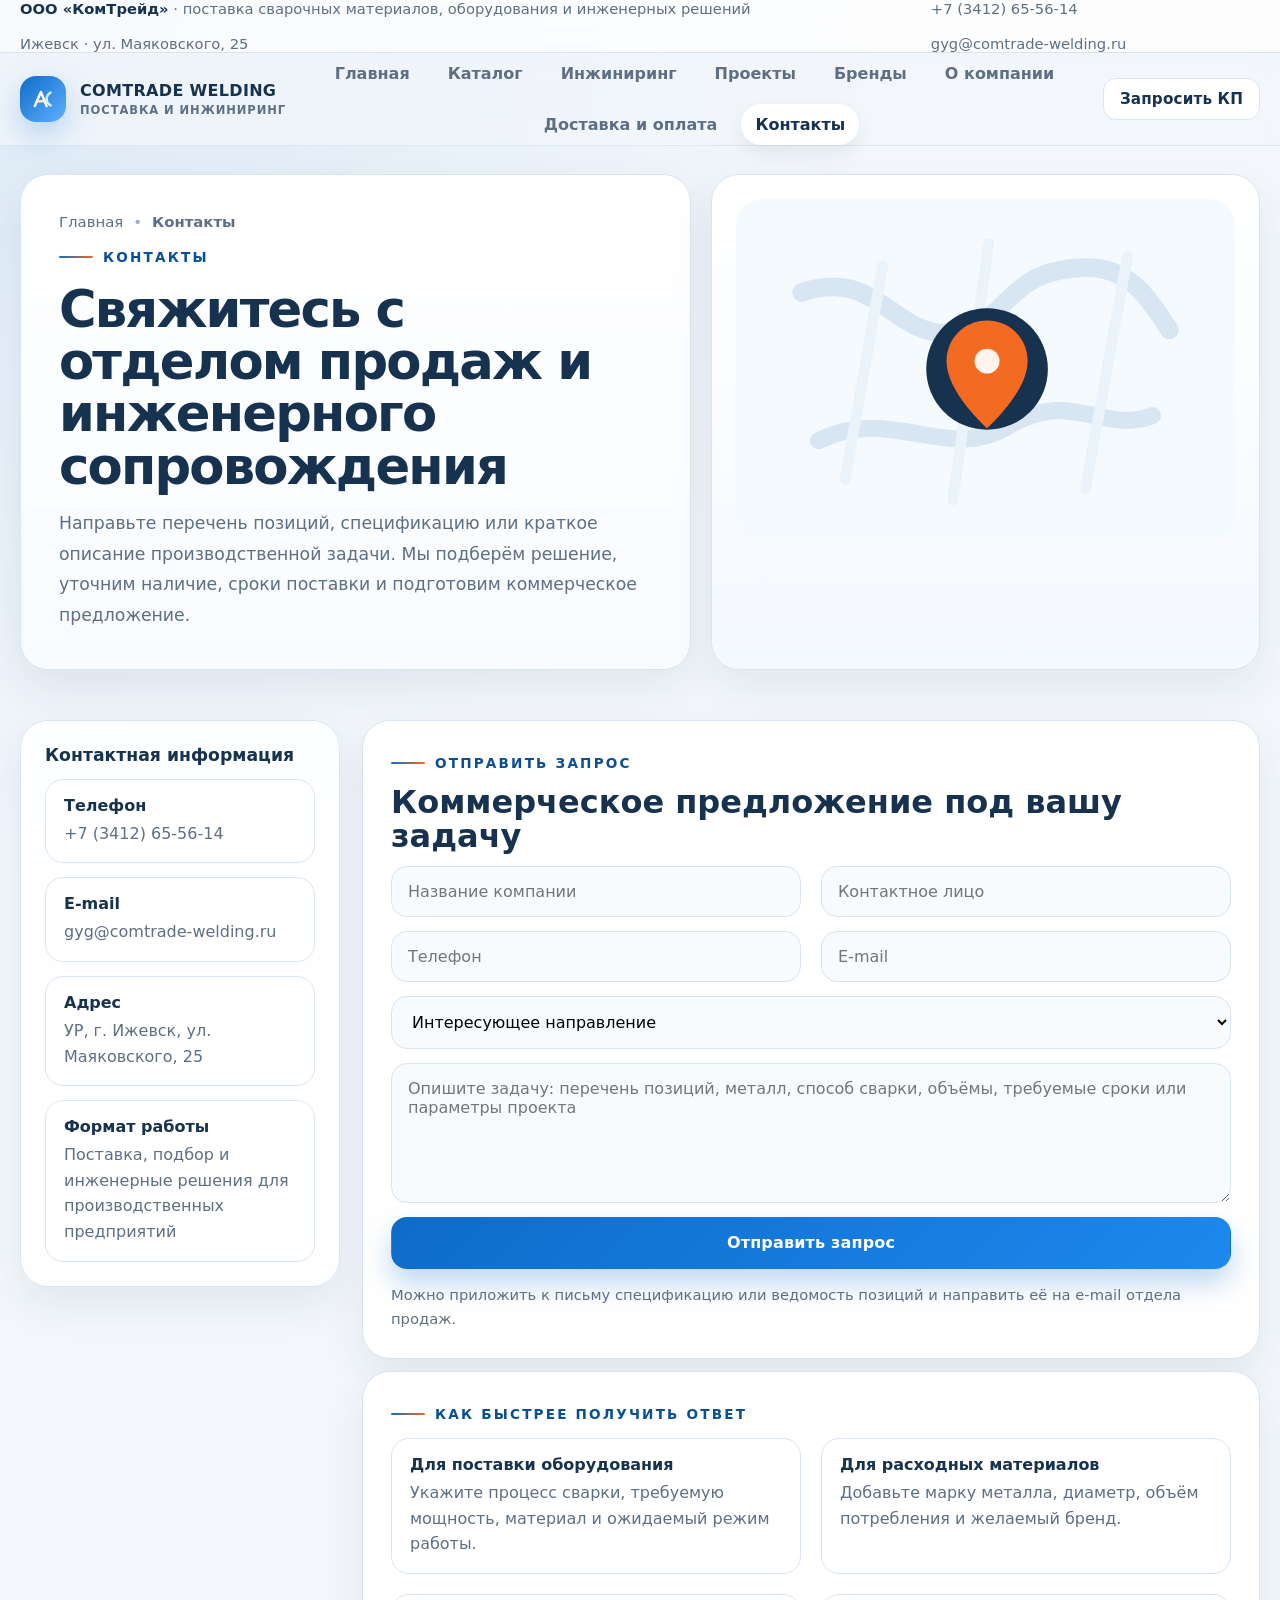
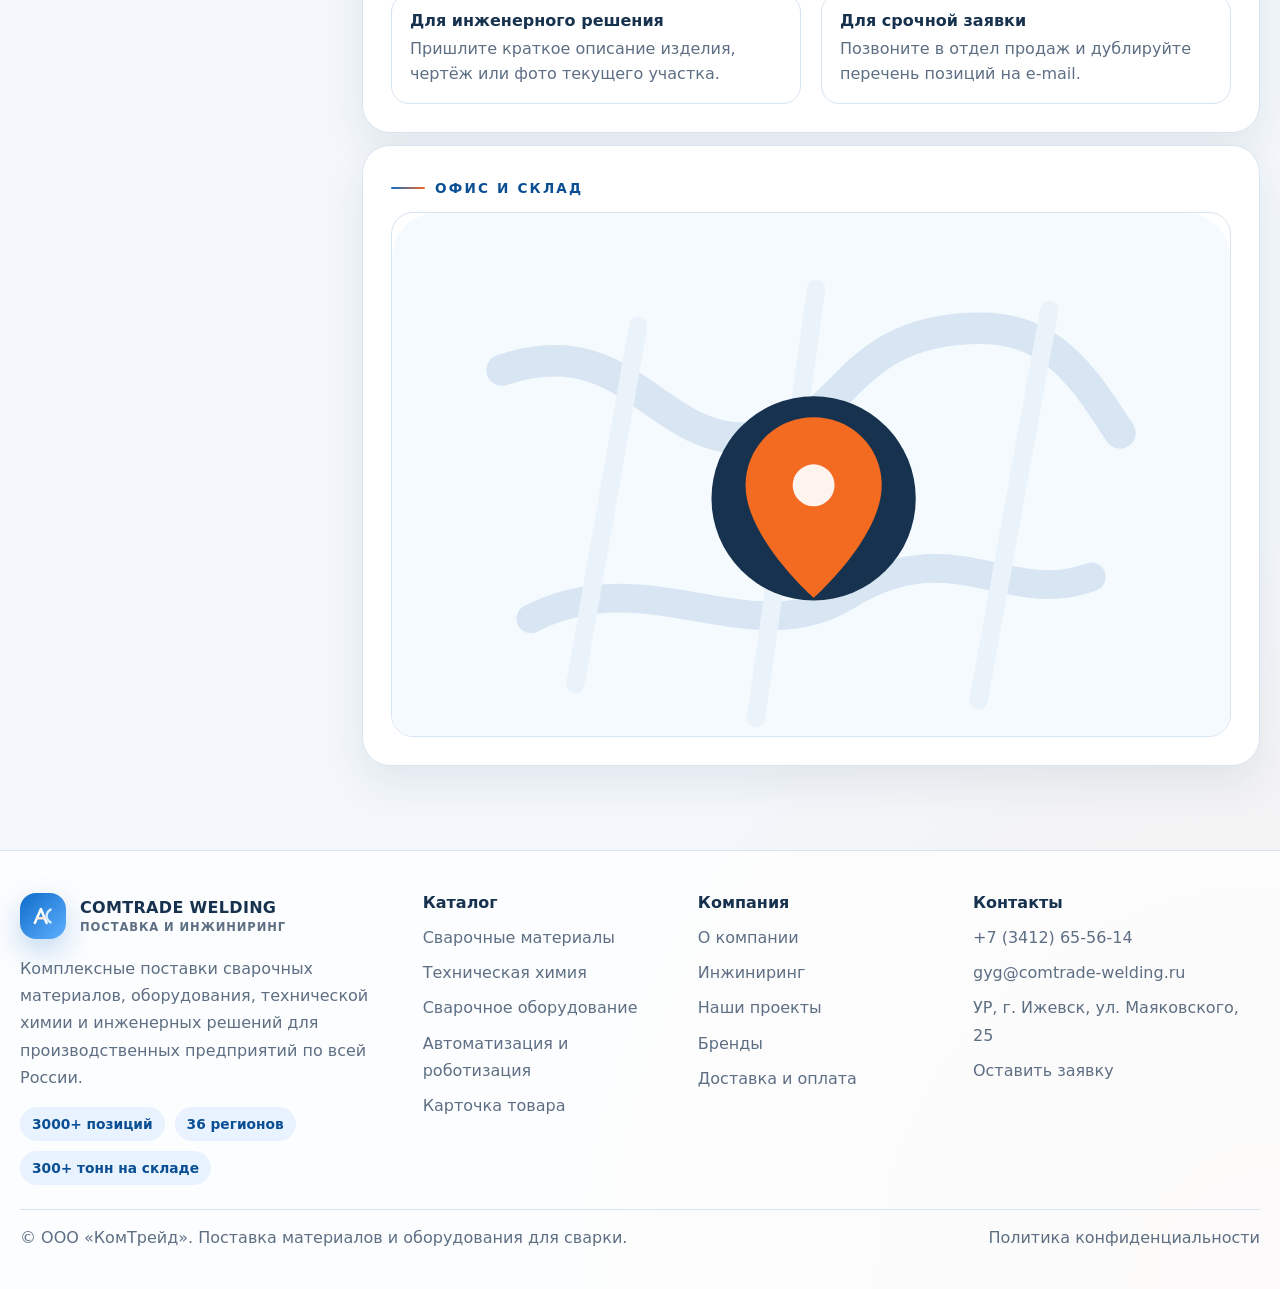
<file: contacts.html>
<!doctype html>
<html lang="ru">
<head>
  <meta charset="utf-8">
  <meta name="viewport" content="width=device-width,initial-scale=1">
  <title>Контакты — КомТрейд</title>
  <meta name="description" content="Контакты отдела продаж и инженерного сопровождения КомТрейд: телефон, e-mail, адрес склада и форма запроса коммерческого предложения.">
  <link rel="stylesheet" href="assets/css/styles.css">
</head>
<body>

<div class="topbar">
  <div class="container topbar-inner">
    <div class="topbar-links">
      <span><strong>ООО «КомТрейд»</strong> · поставка сварочных материалов, оборудования и инженерных решений</span>
      <span>Ижевск · ул. Маяковского, 25</span>
    </div>
    <div class="topbar-links">
      <a href="tel:+73412655614">+7 (3412) 65-56-14</a>
      <a href="mailto:gyg@comtrade-welding.ru">gyg@comtrade-welding.ru</a>
    </div>
  </div>
</div>
<header class="site-header">
  <div class="container navbar">
    <a class="logo" href="index.html" aria-label="КомТрейд">
      <span class="logo-mark">
        <svg width="28" height="28" viewBox="0 0 24 24" fill="none" aria-hidden="true">
          <path d="M5 18L10.2 6L15.1 18" stroke="white" stroke-width="2.1" stroke-linecap="round" stroke-linejoin="round"/>
          <path d="M7.5 14h5.2" stroke="#FFE4D2" stroke-width="2.1" stroke-linecap="round"/>
          <path d="M18.5 6.5c-2.3 1.3-3.4 3.2-3.4 5.5s1.1 4.1 3.4 5.5" stroke="#D6EBFF" stroke-width="2.1" stroke-linecap="round"/>
        </svg>
      </span>
      <span>COMTRADE WELDING<small>Поставка и инжиниринг</small></span>
    </a>
    <nav class="nav-links" data-menu>
      <a href="index.html" class="">Главная</a>
<a href="catalog.html" class="">Каталог</a>
<a href="engineering.html" class="">Инжиниринг</a>
<a href="projects.html" class="">Проекты</a>
<a href="brands.html" class="">Бренды</a>
<a href="about.html" class="">О компании</a>
<a href="delivery.html" class="">Доставка и оплата</a>
<a href="contacts.html" class="active">Контакты</a>
    </nav>
    <div class="nav-actions">
      <a class="btn btn-secondary btn-sm" href="contacts.html#request">Запросить КП</a>
      <button class="mobile-toggle" data-menu-toggle aria-label="Открыть меню">
        <svg width="22" height="22" viewBox="0 0 24 24" fill="none"><path d="M4 7h16M4 12h16M4 17h16" stroke="currentColor" stroke-width="2" stroke-linecap="round"/></svg>
      </button>
    </div>
  </div>
</header>


<main>
  <section class="page-hero">
    <div class="container page-hero-shell">
      <article class="page-hero-main panel reveal">
        <nav class="breadcrumbs" aria-label="Хлебные крошки"><a href="index.html">Главная</a><span>•</span><strong>Контакты</strong></nav>
        <span class="eyebrow">Контакты</span>
        <h1>Свяжитесь с отделом продаж и инженерного сопровождения</h1>
        <p class="lead">Направьте перечень позиций, спецификацию или краткое описание производственной задачи. Мы подберём решение, уточним наличие, сроки поставки и подготовим коммерческое предложение.</p>
      </article>
      <aside class="page-hero-aside panel reveal">
        <img src="assets/img/map-izhevsk.svg" alt="Контакты КомТрейд">
      </aside>
    </div>
  </section>

  <section class="section">
    <div class="container contact-shell">
      <aside class="sidebar panel reveal">
        <h3>Контактная информация</h3>
        <div class="contact-lines">
          <div class="contact-line"><strong>Телефон</strong><span><a href="tel:+73412655614">+7 (3412) 65-56-14</a></span></div>
          <div class="contact-line"><strong>E-mail</strong><span><a href="mailto:gyg@comtrade-welding.ru">gyg@comtrade-welding.ru</a></span></div>
          <div class="contact-line"><strong>Адрес</strong><span>УР, г. Ижевск, ул. Маяковского, 25</span></div>
          <div class="contact-line"><strong>Формат работы</strong><span>Поставка, подбор и инженерные решения для производственных предприятий</span></div>
        </div>
      </aside>
      <div class="stack">
        <article class="card contact-card reveal" id="request">
          <span class="eyebrow">Отправить запрос</span>
          <h2 style="margin:14px 0 12px;font-size:2rem;line-height:1.08">Коммерческое предложение под вашу задачу</h2>
          <form class="form-grid">
            <div class="grid-2">
              <input type="text" placeholder="Название компании">
              <input type="text" placeholder="Контактное лицо">
            </div>
            <div class="grid-2">
              <input type="tel" placeholder="Телефон">
              <input type="email" placeholder="E-mail">
            </div>
            <select>
              <option>Интересующее направление</option>
              <option>Сварочные материалы</option>
              <option>Сварочное оборудование</option>
              <option>Техническая химия</option>
              <option>Автоматизация / роботизация</option>
              <option>Оснастка и инженерный проект</option>
            </select>
            <textarea placeholder="Опишите задачу: перечень позиций, металл, способ сварки, объёмы, требуемые сроки или параметры проекта"></textarea>
            <button class="btn btn-primary" type="button">Отправить запрос</button>
            <div class="form-note">Можно приложить к письму спецификацию или ведомость позиций и направить её на e-mail отдела продаж.</div>
          </form>
        </article>

        <article class="card contact-card reveal">
          <span class="eyebrow">Как быстрее получить ответ</span>
          <div class="grid-2" style="margin-top:16px">
            <div class="contact-line"><strong>Для поставки оборудования</strong><span>Укажите процесс сварки, требуемую мощность, материал и ожидаемый режим работы.</span></div>
            <div class="contact-line"><strong>Для расходных материалов</strong><span>Добавьте марку металла, диаметр, объём потребления и желаемый бренд.</span></div>
            <div class="contact-line"><strong>Для инженерного решения</strong><span>Пришлите краткое описание изделия, чертёж или фото текущего участка.</span></div>
            <div class="contact-line"><strong>Для срочной заявки</strong><span>Позвоните в отдел продаж и дублируйте перечень позиций на e-mail.</span></div>
          </div>
        </article>

        <article class="card contact-card reveal">
          <span class="eyebrow">Офис и склад</span>
          <div class="map-box" style="margin-top:16px">
            <img src="assets/img/map-izhevsk.svg" alt="Карта с адресом КомТрейд">
          </div>
        </article>
      </div>
    </div>
  </section>
</main>


<footer class="footer">
  <div class="container footer-grid">
    <div>
      <a class="logo" href="index.html" style="margin-bottom:14px">
        <span class="logo-mark">
          <svg width="28" height="28" viewBox="0 0 24 24" fill="none" aria-hidden="true">
            <path d="M5 18L10.2 6L15.1 18" stroke="white" stroke-width="2.1" stroke-linecap="round" stroke-linejoin="round"/>
            <path d="M7.5 14h5.2" stroke="#FFE4D2" stroke-width="2.1" stroke-linecap="round"/>
            <path d="M18.5 6.5c-2.3 1.3-3.4 3.2-3.4 5.5s1.1 4.1 3.4 5.5" stroke="#D6EBFF" stroke-width="2.1" stroke-linecap="round"/>
          </svg>
        </span>
        <span>COMTRADE WELDING<small>Поставка и инжиниринг</small></span>
      </a>
      <p>Комплексные поставки сварочных материалов, оборудования, технической химии и инженерных решений для производственных предприятий по всей России.</p>
      <div class="badge-line" style="margin-top:16px">
        <span class="pill">3000+ позиций</span>
        <span class="pill">36 регионов</span>
        <span class="pill">300+ тонн на складе</span>
      </div>
    </div>
    <div>
      <h4>Каталог</h4>
      <ul><li><a href="category-materials.html">Сварочные материалы</a></li>
<li><a href="catalog.html#chemistry">Техническая химия</a></li>
<li><a href="catalog.html#equipment">Сварочное оборудование</a></li>
<li><a href="catalog.html#automation">Автоматизация и роботизация</a></li>
<li><a href="product-atig-315pac.html">Карточка товара</a></li></ul>
    </div>
    <div>
      <h4>Компания</h4>
      <ul><li><a href="about.html">О компании</a></li>
<li><a href="engineering.html">Инжиниринг</a></li>
<li><a href="projects.html">Наши проекты</a></li>
<li><a href="brands.html">Бренды</a></li>
<li><a href="delivery.html">Доставка и оплата</a></li></ul>
    </div>
    <div>
      <h4>Контакты</h4>
      <ul>
        <li><a href="tel:+73412655614">+7 (3412) 65-56-14</a></li>
        <li><a href="mailto:gyg@comtrade-welding.ru">gyg@comtrade-welding.ru</a></li>
        <li>УР, г. Ижевск, ул. Маяковского, 25</li>
        <li><a href="contacts.html#request">Оставить заявку</a></li>
      </ul>
    </div>
  </div>
  <div class="container copyright">
    <span>© ООО «КомТрейд». Поставка материалов и оборудования для сварки.</span>
    <span><a href="privacy.html">Политика конфиденциальности</a></span>
  </div>
</footer>
<script src="assets/js/main.js"></script>

</body>
</html>
</file>
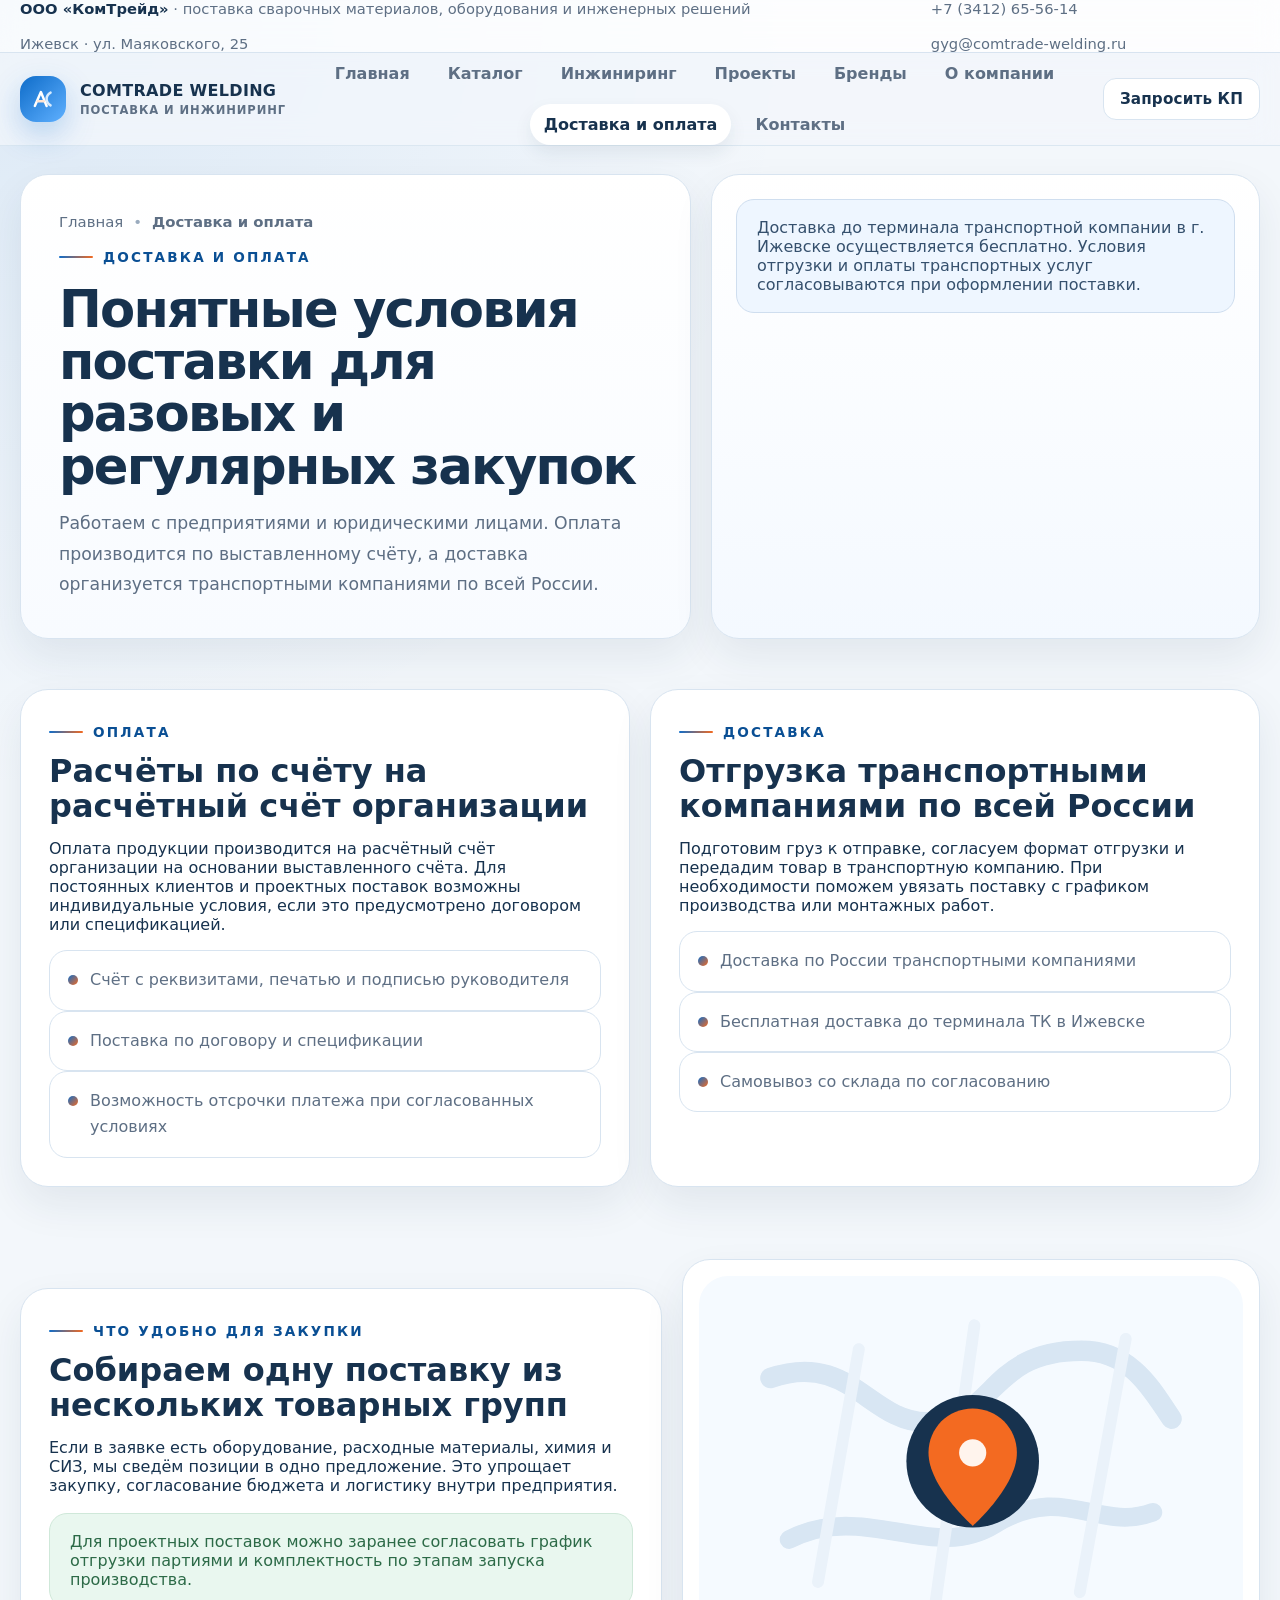
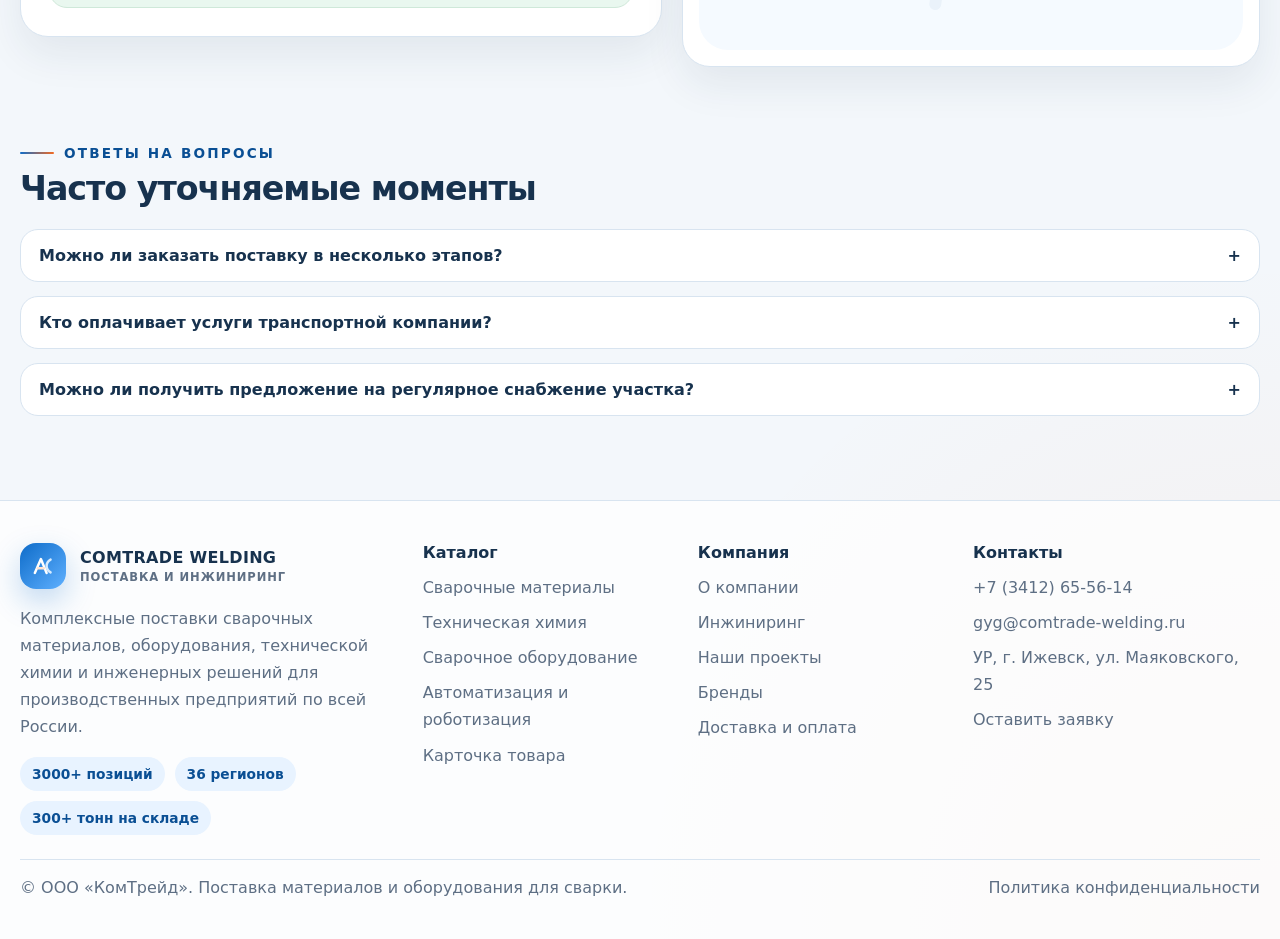
<file: delivery.html>
<!doctype html>
<html lang="ru">
<head>
  <meta charset="utf-8">
  <meta name="viewport" content="width=device-width,initial-scale=1">
  <title>Доставка и оплата — КомТрейд</title>
  <meta name="description" content="Условия оплаты по счёту, отгрузки транспортными компаниями по России и логистика поставок со склада в Ижевске.">
  <link rel="stylesheet" href="assets/css/styles.css">
</head>
<body>

<div class="topbar">
  <div class="container topbar-inner">
    <div class="topbar-links">
      <span><strong>ООО «КомТрейд»</strong> · поставка сварочных материалов, оборудования и инженерных решений</span>
      <span>Ижевск · ул. Маяковского, 25</span>
    </div>
    <div class="topbar-links">
      <a href="tel:+73412655614">+7 (3412) 65-56-14</a>
      <a href="mailto:gyg@comtrade-welding.ru">gyg@comtrade-welding.ru</a>
    </div>
  </div>
</div>
<header class="site-header">
  <div class="container navbar">
    <a class="logo" href="index.html" aria-label="КомТрейд">
      <span class="logo-mark">
        <svg width="28" height="28" viewBox="0 0 24 24" fill="none" aria-hidden="true">
          <path d="M5 18L10.2 6L15.1 18" stroke="white" stroke-width="2.1" stroke-linecap="round" stroke-linejoin="round"/>
          <path d="M7.5 14h5.2" stroke="#FFE4D2" stroke-width="2.1" stroke-linecap="round"/>
          <path d="M18.5 6.5c-2.3 1.3-3.4 3.2-3.4 5.5s1.1 4.1 3.4 5.5" stroke="#D6EBFF" stroke-width="2.1" stroke-linecap="round"/>
        </svg>
      </span>
      <span>COMTRADE WELDING<small>Поставка и инжиниринг</small></span>
    </a>
    <nav class="nav-links" data-menu>
      <a href="index.html" class="">Главная</a>
<a href="catalog.html" class="">Каталог</a>
<a href="engineering.html" class="">Инжиниринг</a>
<a href="projects.html" class="">Проекты</a>
<a href="brands.html" class="">Бренды</a>
<a href="about.html" class="">О компании</a>
<a href="delivery.html" class="active">Доставка и оплата</a>
<a href="contacts.html" class="">Контакты</a>
    </nav>
    <div class="nav-actions">
      <a class="btn btn-secondary btn-sm" href="contacts.html#request">Запросить КП</a>
      <button class="mobile-toggle" data-menu-toggle aria-label="Открыть меню">
        <svg width="22" height="22" viewBox="0 0 24 24" fill="none"><path d="M4 7h16M4 12h16M4 17h16" stroke="currentColor" stroke-width="2" stroke-linecap="round"/></svg>
      </button>
    </div>
  </div>
</header>


<main>
  <section class="page-hero">
    <div class="container page-hero-shell">
      <article class="page-hero-main panel reveal">
        <nav class="breadcrumbs" aria-label="Хлебные крошки"><a href="index.html">Главная</a><span>•</span><strong>Доставка и оплата</strong></nav>
        <span class="eyebrow">Доставка и оплата</span>
        <h1>Понятные условия поставки для разовых и регулярных закупок</h1>
        <p class="lead">Работаем с предприятиями и юридическими лицами. Оплата производится по выставленному счёту, а доставка организуется транспортными компаниями по всей России.</p>
      </article>
      <aside class="page-hero-aside panel reveal">
        <div class="notice">Доставка до терминала транспортной компании в г. Ижевске осуществляется бесплатно. Условия отгрузки и оплаты транспортных услуг согласовываются при оформлении поставки.</div>
      </aside>
    </div>
  </section>

  <section class="section">
    <div class="container grid-2">
      <article class="card reveal" style="padding:28px">
        <span class="eyebrow">Оплата</span>
        <h2 style="margin:14px 0 12px;font-size:2rem;line-height:1.08">Расчёты по счёту на расчётный счёт организации</h2>
        <p>Оплата продукции производится на расчётный счёт организации на основании выставленного счёта. Для постоянных клиентов и проектных поставок возможны индивидуальные условия, если это предусмотрено договором или спецификацией.</p>
        <ul class="lead-list">
          <li>Счёт с реквизитами, печатью и подписью руководителя</li>
          <li>Поставка по договору и спецификации</li>
          <li>Возможность отсрочки платежа при согласованных условиях</li>
        </ul>
      </article>
      <article class="card reveal" style="padding:28px">
        <span class="eyebrow">Доставка</span>
        <h2 style="margin:14px 0 12px;font-size:2rem;line-height:1.08">Отгрузка транспортными компаниями по всей России</h2>
        <p>Подготовим груз к отправке, согласуем формат отгрузки и передадим товар в транспортную компанию. При необходимости поможем увязать поставку с графиком производства или монтажных работ.</p>
        <ul class="lead-list">
          <li>Доставка по России транспортными компаниями</li>
          <li>Бесплатная доставка до терминала ТК в Ижевске</li>
          <li>Самовывоз со склада по согласованию</li>
        </ul>
      </article>
    </div>
  </section>

  <section class="section">
    <div class="container split-card">
      <article class="card reveal" style="padding:28px">
        <span class="eyebrow">Что удобно для закупки</span>
        <h2 style="margin:14px 0 12px;font-size:2rem;line-height:1.08">Собираем одну поставку из нескольких товарных групп</h2>
        <p>Если в заявке есть оборудование, расходные материалы, химия и СИЗ, мы сведём позиции в одно предложение. Это упрощает закупку, согласование бюджета и логистику внутри предприятия.</p>
        <div class="success" style="margin-top:18px">Для проектных поставок можно заранее согласовать график отгрузки партиями и комплектность по этапам запуска производства.</div>
      </article>
      <article class="card reveal" style="padding:16px">
        <img src="assets/img/map-izhevsk.svg" alt="Доставка и логистика КомТрейд">
      </article>
    </div>
  </section>

  <section class="section">
    <div class="container">
      <div class="section-head reveal">
        <div>
          <span class="eyebrow">Ответы на вопросы</span>
          <h2>Часто уточняемые моменты</h2>
        </div>
      </div>
      <div class="faq-list">
        <article class="faq-card accordion reveal">
          <button type="button" aria-expanded="false">
            <span>Можно ли заказать поставку в несколько этапов?</span>
            <span>+</span>
          </button>
          <div data-accordion-content>
            <p>Да, для проектных закупок и регулярного снабжения можно согласовать график частичных отгрузок, чтобы увязать поставку с вашим производственным планом.</p>
          </div>
        </article>
        <article class="faq-card accordion reveal">
          <button type="button" aria-expanded="false">
            <span>Кто оплачивает услуги транспортной компании?</span>
            <span>+</span>
          </button>
          <div data-accordion-content>
            <p>По стандартной схеме услуги транспортной компании оплачиваются клиентом при получении груза, если заранее не согласованы иные условия поставки.</p>
          </div>
        </article>
        <article class="faq-card accordion reveal">
          <button type="button" aria-expanded="false">
            <span>Можно ли получить предложение на регулярное снабжение участка?</span>
            <span>+</span>
          </button>
          <div data-accordion-content>
            <p>Да, мы готовим отдельные коммерческие предложения под месячное или квартальное потребление участка с учётом повторяющихся позиций и графика поставок.</p>
          </div>
        </article>
      </div>
    </div>
  </section>
</main>


<footer class="footer">
  <div class="container footer-grid">
    <div>
      <a class="logo" href="index.html" style="margin-bottom:14px">
        <span class="logo-mark">
          <svg width="28" height="28" viewBox="0 0 24 24" fill="none" aria-hidden="true">
            <path d="M5 18L10.2 6L15.1 18" stroke="white" stroke-width="2.1" stroke-linecap="round" stroke-linejoin="round"/>
            <path d="M7.5 14h5.2" stroke="#FFE4D2" stroke-width="2.1" stroke-linecap="round"/>
            <path d="M18.5 6.5c-2.3 1.3-3.4 3.2-3.4 5.5s1.1 4.1 3.4 5.5" stroke="#D6EBFF" stroke-width="2.1" stroke-linecap="round"/>
          </svg>
        </span>
        <span>COMTRADE WELDING<small>Поставка и инжиниринг</small></span>
      </a>
      <p>Комплексные поставки сварочных материалов, оборудования, технической химии и инженерных решений для производственных предприятий по всей России.</p>
      <div class="badge-line" style="margin-top:16px">
        <span class="pill">3000+ позиций</span>
        <span class="pill">36 регионов</span>
        <span class="pill">300+ тонн на складе</span>
      </div>
    </div>
    <div>
      <h4>Каталог</h4>
      <ul><li><a href="category-materials.html">Сварочные материалы</a></li>
<li><a href="catalog.html#chemistry">Техническая химия</a></li>
<li><a href="catalog.html#equipment">Сварочное оборудование</a></li>
<li><a href="catalog.html#automation">Автоматизация и роботизация</a></li>
<li><a href="product-atig-315pac.html">Карточка товара</a></li></ul>
    </div>
    <div>
      <h4>Компания</h4>
      <ul><li><a href="about.html">О компании</a></li>
<li><a href="engineering.html">Инжиниринг</a></li>
<li><a href="projects.html">Наши проекты</a></li>
<li><a href="brands.html">Бренды</a></li>
<li><a href="delivery.html">Доставка и оплата</a></li></ul>
    </div>
    <div>
      <h4>Контакты</h4>
      <ul>
        <li><a href="tel:+73412655614">+7 (3412) 65-56-14</a></li>
        <li><a href="mailto:gyg@comtrade-welding.ru">gyg@comtrade-welding.ru</a></li>
        <li>УР, г. Ижевск, ул. Маяковского, 25</li>
        <li><a href="contacts.html#request">Оставить заявку</a></li>
      </ul>
    </div>
  </div>
  <div class="container copyright">
    <span>© ООО «КомТрейд». Поставка материалов и оборудования для сварки.</span>
    <span><a href="privacy.html">Политика конфиденциальности</a></span>
  </div>
</footer>
<script src="assets/js/main.js"></script>

</body>
</html>
</file>
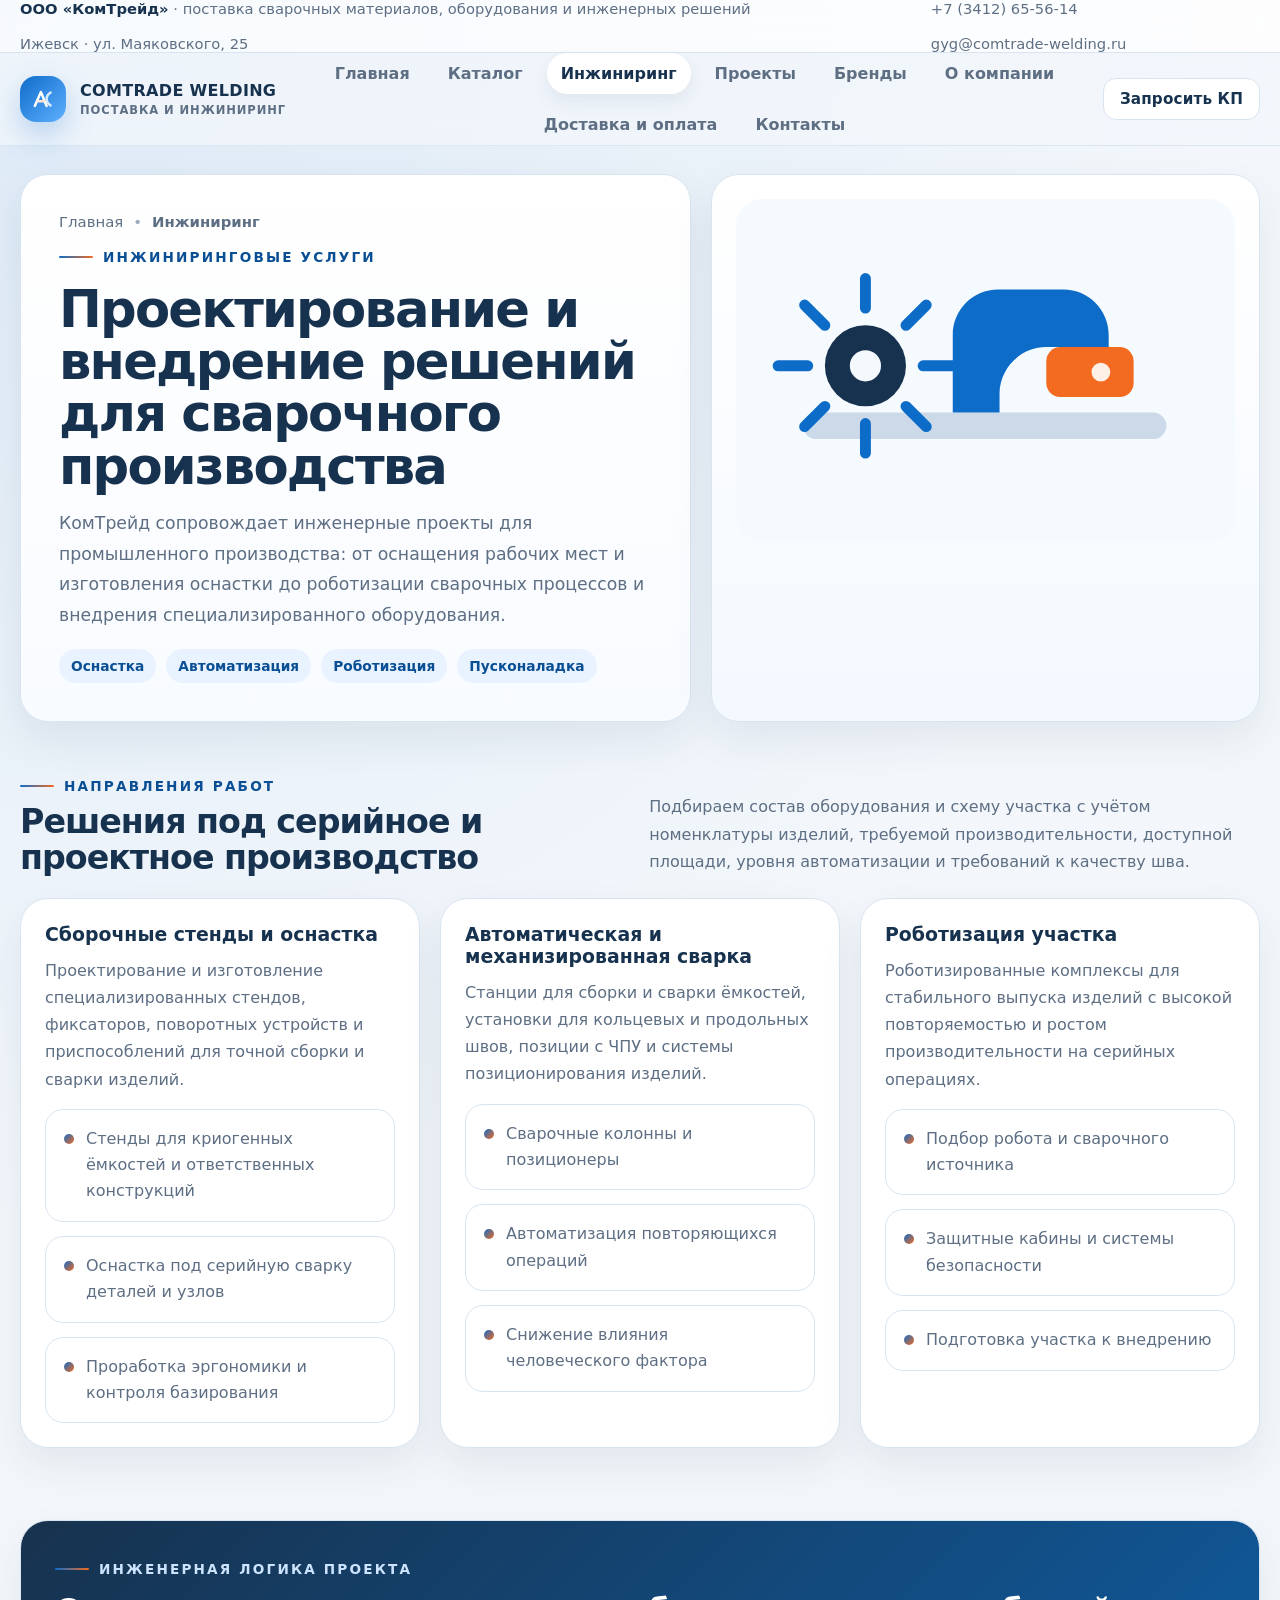
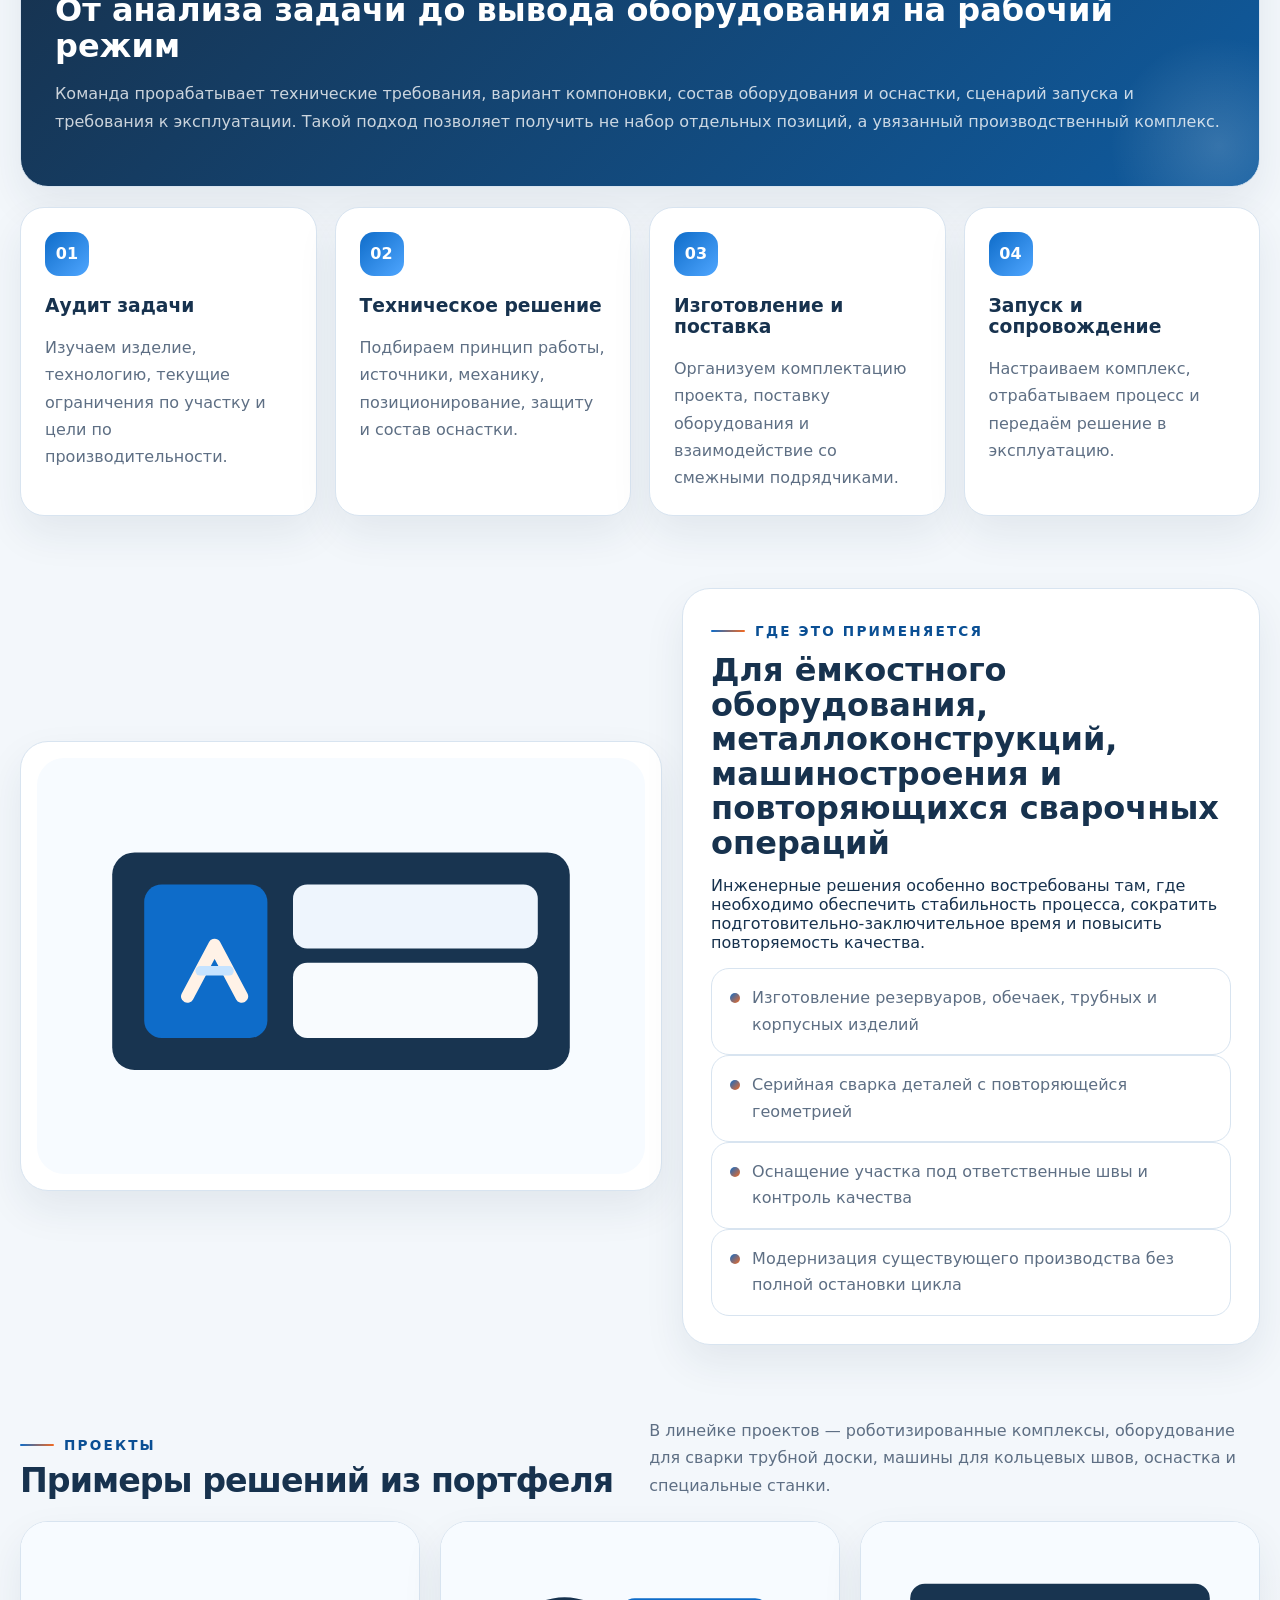
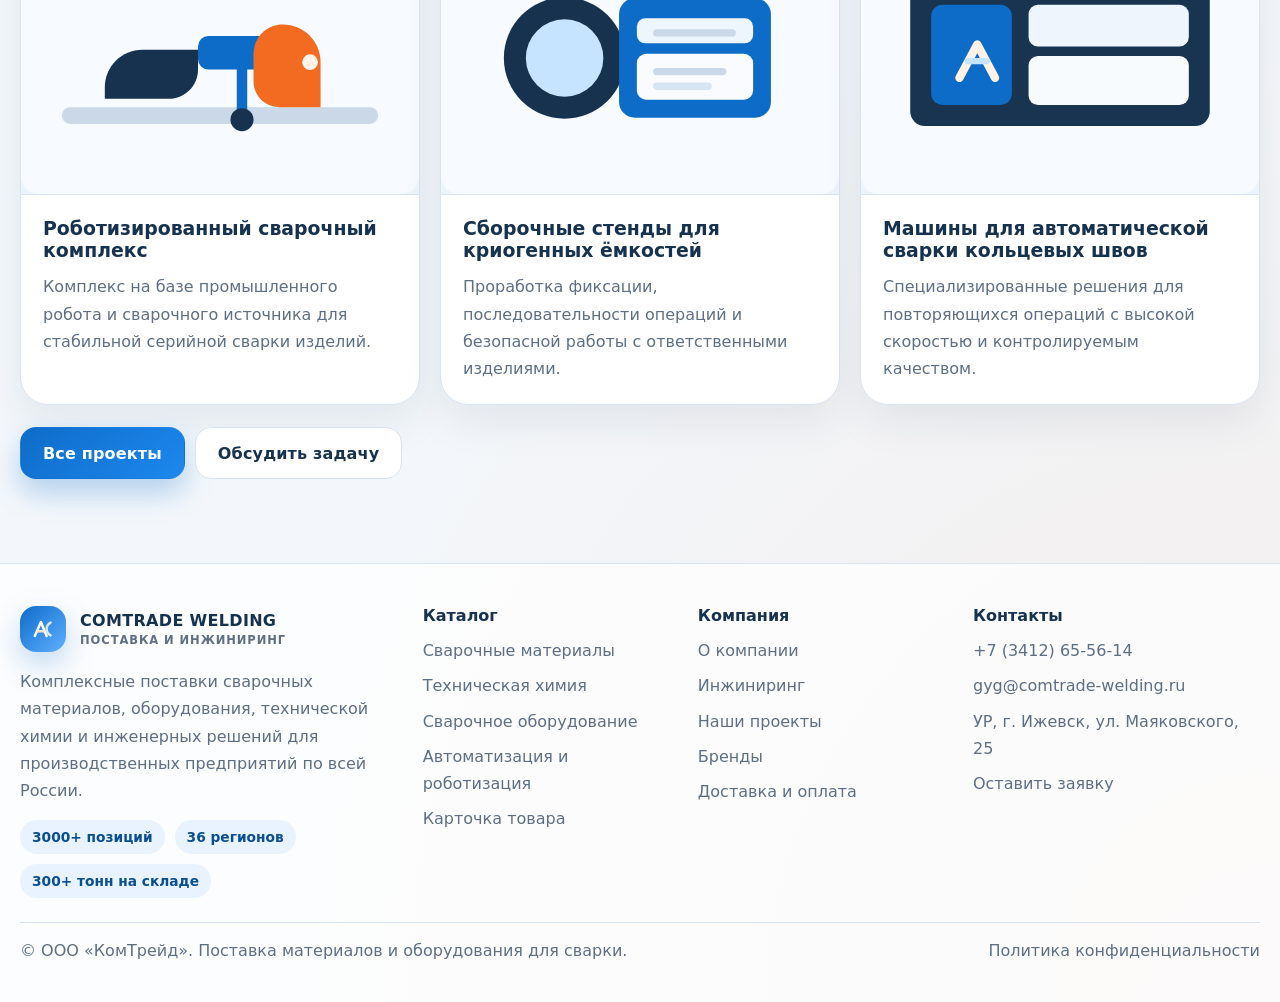
<file: engineering.html>
<!doctype html>
<html lang="ru">
<head>
  <meta charset="utf-8">
  <meta name="viewport" content="width=device-width,initial-scale=1">
  <title>Инжиниринговые услуги — КомТрейд</title>
  <meta name="description" content="Проектирование и внедрение решений для сварочного производства: оснастка, автоматизация, роботизация и специализированное оборудование.">
  <link rel="stylesheet" href="assets/css/styles.css">
</head>
<body>

<div class="topbar">
  <div class="container topbar-inner">
    <div class="topbar-links">
      <span><strong>ООО «КомТрейд»</strong> · поставка сварочных материалов, оборудования и инженерных решений</span>
      <span>Ижевск · ул. Маяковского, 25</span>
    </div>
    <div class="topbar-links">
      <a href="tel:+73412655614">+7 (3412) 65-56-14</a>
      <a href="mailto:gyg@comtrade-welding.ru">gyg@comtrade-welding.ru</a>
    </div>
  </div>
</div>
<header class="site-header">
  <div class="container navbar">
    <a class="logo" href="index.html" aria-label="КомТрейд">
      <span class="logo-mark">
        <svg width="28" height="28" viewBox="0 0 24 24" fill="none" aria-hidden="true">
          <path d="M5 18L10.2 6L15.1 18" stroke="white" stroke-width="2.1" stroke-linecap="round" stroke-linejoin="round"/>
          <path d="M7.5 14h5.2" stroke="#FFE4D2" stroke-width="2.1" stroke-linecap="round"/>
          <path d="M18.5 6.5c-2.3 1.3-3.4 3.2-3.4 5.5s1.1 4.1 3.4 5.5" stroke="#D6EBFF" stroke-width="2.1" stroke-linecap="round"/>
        </svg>
      </span>
      <span>COMTRADE WELDING<small>Поставка и инжиниринг</small></span>
    </a>
    <nav class="nav-links" data-menu>
      <a href="index.html" class="">Главная</a>
<a href="catalog.html" class="">Каталог</a>
<a href="engineering.html" class="active">Инжиниринг</a>
<a href="projects.html" class="">Проекты</a>
<a href="brands.html" class="">Бренды</a>
<a href="about.html" class="">О компании</a>
<a href="delivery.html" class="">Доставка и оплата</a>
<a href="contacts.html" class="">Контакты</a>
    </nav>
    <div class="nav-actions">
      <a class="btn btn-secondary btn-sm" href="contacts.html#request">Запросить КП</a>
      <button class="mobile-toggle" data-menu-toggle aria-label="Открыть меню">
        <svg width="22" height="22" viewBox="0 0 24 24" fill="none"><path d="M4 7h16M4 12h16M4 17h16" stroke="currentColor" stroke-width="2" stroke-linecap="round"/></svg>
      </button>
    </div>
  </div>
</header>


<main>
  <section class="page-hero">
    <div class="container page-hero-shell">
      <article class="page-hero-main panel reveal">
        <nav class="breadcrumbs" aria-label="Хлебные крошки"><a href="index.html">Главная</a><span>•</span><strong>Инжиниринг</strong></nav>
        <span class="eyebrow">Инжиниринговые услуги</span>
        <h1>Проектирование и внедрение решений для сварочного производства</h1>
        <p class="lead">КомТрейд сопровождает инженерные проекты для промышленного производства: от оснащения рабочих мест и изготовления оснастки до роботизации сварочных процессов и внедрения специализированного оборудования.</p>
        <div class="badge-line" style="margin-top:18px">
          <span class="pill">Оснастка</span>
          <span class="pill">Автоматизация</span>
          <span class="pill">Роботизация</span>
          <span class="pill">Пусконаладка</span>
        </div>
      </article>
      <aside class="page-hero-aside panel reveal">
        <img src="assets/img/automation.svg" alt="Инжиниринговые решения для сварочного производства">
      </aside>
    </div>
  </section>

  <section class="section">
    <div class="container">
      <div class="section-head reveal">
        <div>
          <span class="eyebrow">Направления работ</span>
          <h2>Решения под серийное и проектное производство</h2>
        </div>
        <p>Подбираем состав оборудования и схему участка с учётом номенклатуры изделий, требуемой производительности, доступной площади, уровня автоматизации и требований к качеству шва.</p>
      </div>
      <div class="grid-3">
        <article class="info-card card reveal">
          <h3>Сборочные стенды и оснастка</h3>
          <p>Проектирование и изготовление специализированных стендов, фиксаторов, поворотных устройств и приспособлений для точной сборки и сварки изделий.</p>
          <ul class="check-list" style="margin-top:16px">
            <li>Стенды для криогенных ёмкостей и ответственных конструкций</li>
            <li>Оснастка под серийную сварку деталей и узлов</li>
            <li>Проработка эргономики и контроля базирования</li>
          </ul>
        </article>
        <article class="info-card card reveal">
          <h3>Автоматическая и механизированная сварка</h3>
          <p>Станции для сборки и сварки ёмкостей, установки для кольцевых и продольных швов, позиции с ЧПУ и системы позиционирования изделий.</p>
          <ul class="check-list" style="margin-top:16px">
            <li>Сварочные колонны и позиционеры</li>
            <li>Автоматизация повторяющихся операций</li>
            <li>Снижение влияния человеческого фактора</li>
          </ul>
        </article>
        <article class="info-card card reveal">
          <h3>Роботизация участка</h3>
          <p>Роботизированные комплексы для стабильного выпуска изделий с высокой повторяемостью и ростом производительности на серийных операциях.</p>
          <ul class="check-list" style="margin-top:16px">
            <li>Подбор робота и сварочного источника</li>
            <li>Защитные кабины и системы безопасности</li>
            <li>Подготовка участка к внедрению</li>
          </ul>
        </article>
      </div>
    </div>
  </section>

  <section class="section">
    <div class="container">
      <article class="quote-banner panel reveal">
        <span class="eyebrow" style="color:#cce4ff">Инженерная логика проекта</span>
        <h2 style="font-size:2rem;line-height:1.1;margin:16px 0 12px">От анализа задачи до вывода оборудования на рабочий режим</h2>
        <p>Команда прорабатывает технические требования, вариант компоновки, состав оборудования и оснастки, сценарий запуска и требования к эксплуатации. Такой подход позволяет получить не набор отдельных позиций, а увязанный производственный комплекс.</p>
      </article>
      <div class="process" style="margin-top:20px">
        <article class="step reveal"><div class="step-number">01</div><h3>Аудит задачи</h3><p>Изучаем изделие, технологию, текущие ограничения по участку и цели по производительности.</p></article>
        <article class="step reveal"><div class="step-number">02</div><h3>Техническое решение</h3><p>Подбираем принцип работы, источники, механику, позиционирование, защиту и состав оснастки.</p></article>
        <article class="step reveal"><div class="step-number">03</div><h3>Изготовление и поставка</h3><p>Организуем комплектацию проекта, поставку оборудования и взаимодействие со смежными подрядчиками.</p></article>
        <article class="step reveal"><div class="step-number">04</div><h3>Запуск и сопровождение</h3><p>Настраиваем комплекс, отрабатываем процесс и передаём решение в эксплуатацию.</p></article>
      </div>
    </div>
  </section>

  <section class="section">
    <div class="container split-card">
      <article class="card reveal" style="padding:16px">
        <img src="assets/img/case-station.svg" alt="Инженерный проект для крупногабаритных изделий">
      </article>
      <article class="card reveal" style="padding:28px">
        <span class="eyebrow">Где это применяется</span>
        <h2 style="margin:14px 0 12px;font-size:2rem;line-height:1.08">Для ёмкостного оборудования, металлоконструкций, машиностроения и повторяющихся сварочных операций</h2>
        <p>Инженерные решения особенно востребованы там, где необходимо обеспечить стабильность процесса, сократить подготовительно-заключительное время и повысить повторяемость качества.</p>
        <ul class="lead-list">
          <li>Изготовление резервуаров, обечаек, трубных и корпусных изделий</li>
          <li>Серийная сварка деталей с повторяющейся геометрией</li>
          <li>Оснащение участка под ответственные швы и контроль качества</li>
          <li>Модернизация существующего производства без полной остановки цикла</li>
        </ul>
      </article>
    </div>
  </section>

  <section class="section">
    <div class="container">
      <div class="section-head reveal">
        <div>
          <span class="eyebrow">Проекты</span>
          <h2>Примеры решений из портфеля</h2>
        </div>
        <p>В линейке проектов — роботизированные комплексы, оборудование для сварки трубной доски, машины для кольцевых швов, оснастка и специальные станки.</p>
      </div>
      <div class="project-grid">
        <article class="project-card card reveal">
          <div class="media"><img src="assets/img/case-robot.svg" alt="Роботизированный комплекс"></div>
          <div class="card-body">
            <h3>Роботизированный сварочный комплекс</h3>
            <p>Комплекс на базе промышленного робота и сварочного источника для стабильной серийной сварки изделий.</p>
          </div>
        </article>
        <article class="project-card card reveal">
          <div class="media"><img src="assets/img/case-kryo.svg" alt="Сборочные стенды"></div>
          <div class="card-body">
            <h3>Сборочные стенды для криогенных ёмкостей</h3>
            <p>Проработка фиксации, последовательности операций и безопасной работы с ответственными изделиями.</p>
          </div>
        </article>
        <article class="project-card card reveal">
          <div class="media"><img src="assets/img/case-station.svg" alt="Автоматическая сварка кольцевых швов"></div>
          <div class="card-body">
            <h3>Машины для автоматической сварки кольцевых швов</h3>
            <p>Специализированные решения для повторяющихся операций с высокой скоростью и контролируемым качеством.</p>
          </div>
        </article>
      </div>
      <div class="badge-line" style="margin-top:22px">
        <a class="btn btn-primary" href="projects.html">Все проекты</a>
        <a class="btn btn-secondary" href="contacts.html#request">Обсудить задачу</a>
      </div>
    </div>
  </section>
</main>


<footer class="footer">
  <div class="container footer-grid">
    <div>
      <a class="logo" href="index.html" style="margin-bottom:14px">
        <span class="logo-mark">
          <svg width="28" height="28" viewBox="0 0 24 24" fill="none" aria-hidden="true">
            <path d="M5 18L10.2 6L15.1 18" stroke="white" stroke-width="2.1" stroke-linecap="round" stroke-linejoin="round"/>
            <path d="M7.5 14h5.2" stroke="#FFE4D2" stroke-width="2.1" stroke-linecap="round"/>
            <path d="M18.5 6.5c-2.3 1.3-3.4 3.2-3.4 5.5s1.1 4.1 3.4 5.5" stroke="#D6EBFF" stroke-width="2.1" stroke-linecap="round"/>
          </svg>
        </span>
        <span>COMTRADE WELDING<small>Поставка и инжиниринг</small></span>
      </a>
      <p>Комплексные поставки сварочных материалов, оборудования, технической химии и инженерных решений для производственных предприятий по всей России.</p>
      <div class="badge-line" style="margin-top:16px">
        <span class="pill">3000+ позиций</span>
        <span class="pill">36 регионов</span>
        <span class="pill">300+ тонн на складе</span>
      </div>
    </div>
    <div>
      <h4>Каталог</h4>
      <ul><li><a href="category-materials.html">Сварочные материалы</a></li>
<li><a href="catalog.html#chemistry">Техническая химия</a></li>
<li><a href="catalog.html#equipment">Сварочное оборудование</a></li>
<li><a href="catalog.html#automation">Автоматизация и роботизация</a></li>
<li><a href="product-atig-315pac.html">Карточка товара</a></li></ul>
    </div>
    <div>
      <h4>Компания</h4>
      <ul><li><a href="about.html">О компании</a></li>
<li><a href="engineering.html">Инжиниринг</a></li>
<li><a href="projects.html">Наши проекты</a></li>
<li><a href="brands.html">Бренды</a></li>
<li><a href="delivery.html">Доставка и оплата</a></li></ul>
    </div>
    <div>
      <h4>Контакты</h4>
      <ul>
        <li><a href="tel:+73412655614">+7 (3412) 65-56-14</a></li>
        <li><a href="mailto:gyg@comtrade-welding.ru">gyg@comtrade-welding.ru</a></li>
        <li>УР, г. Ижевск, ул. Маяковского, 25</li>
        <li><a href="contacts.html#request">Оставить заявку</a></li>
      </ul>
    </div>
  </div>
  <div class="container copyright">
    <span>© ООО «КомТрейд». Поставка материалов и оборудования для сварки.</span>
    <span><a href="privacy.html">Политика конфиденциальности</a></span>
  </div>
</footer>
<script src="assets/js/main.js"></script>

</body>
</html>
</file>
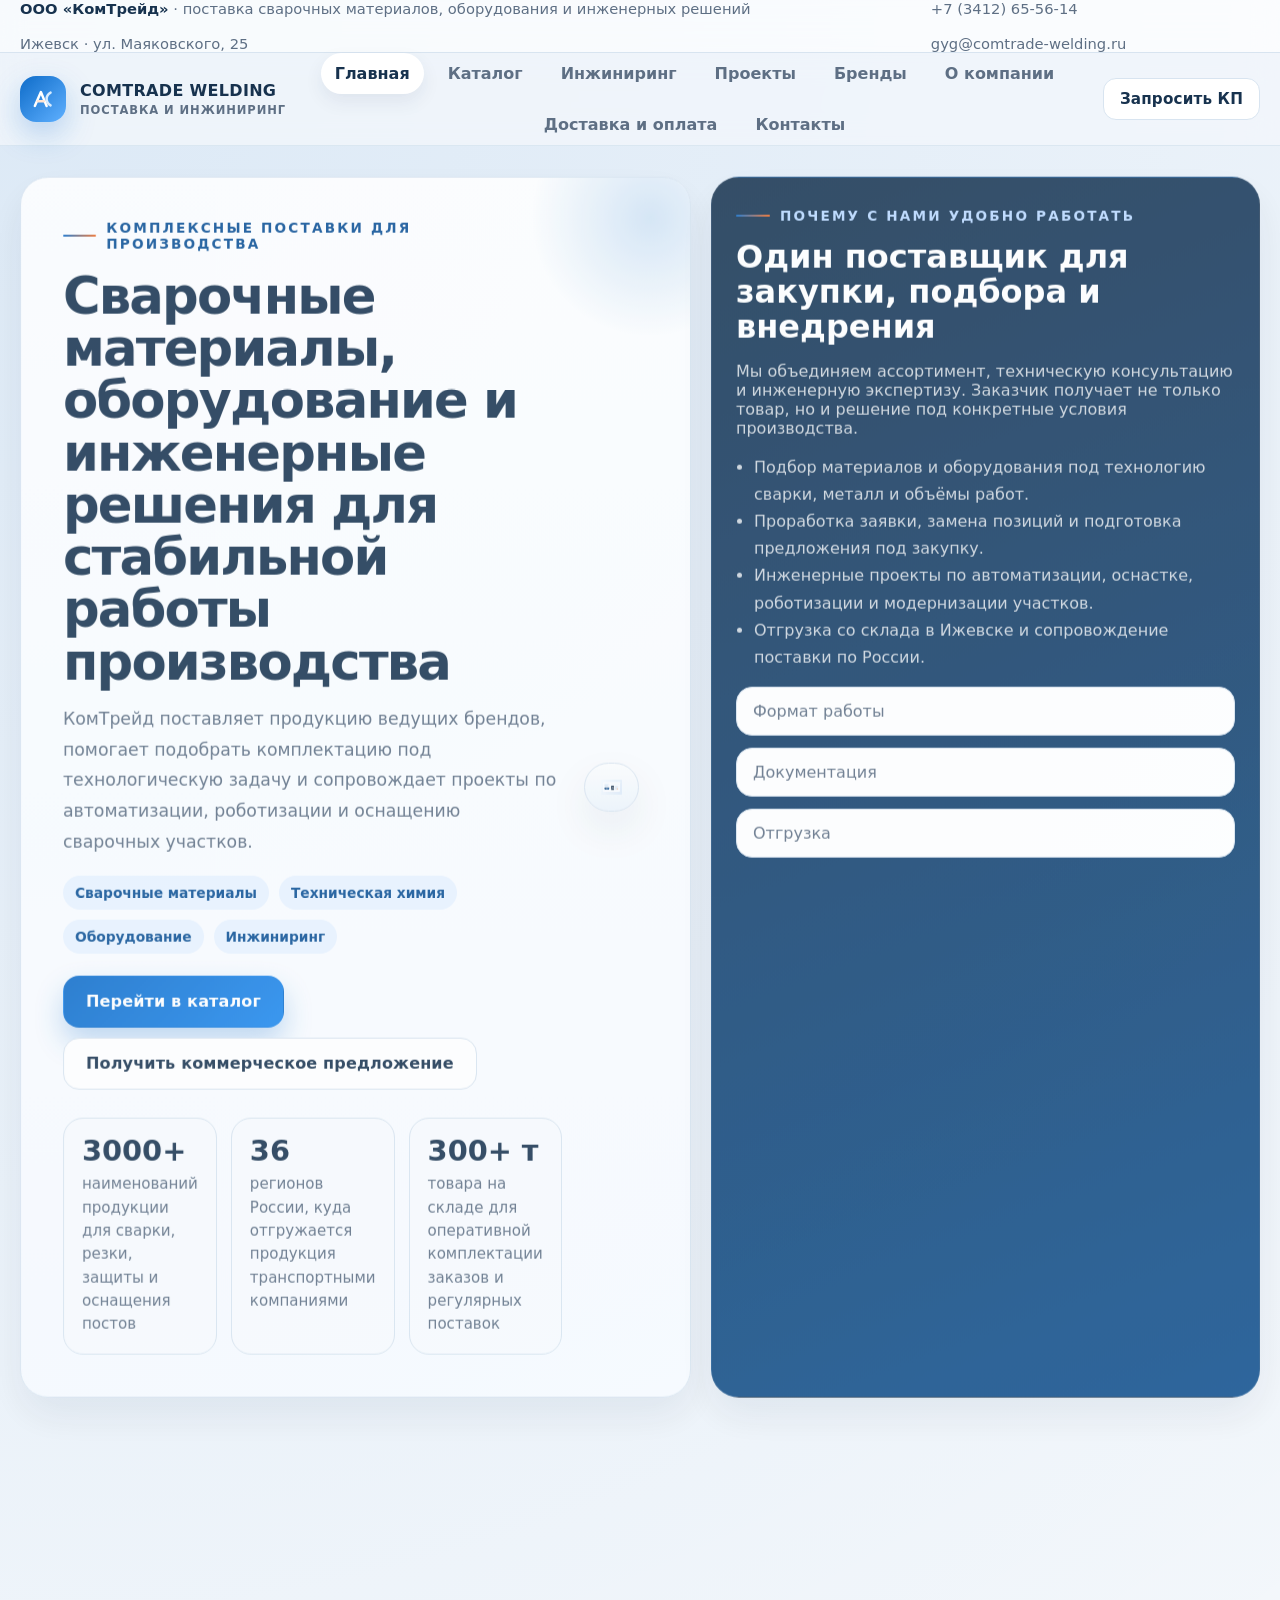
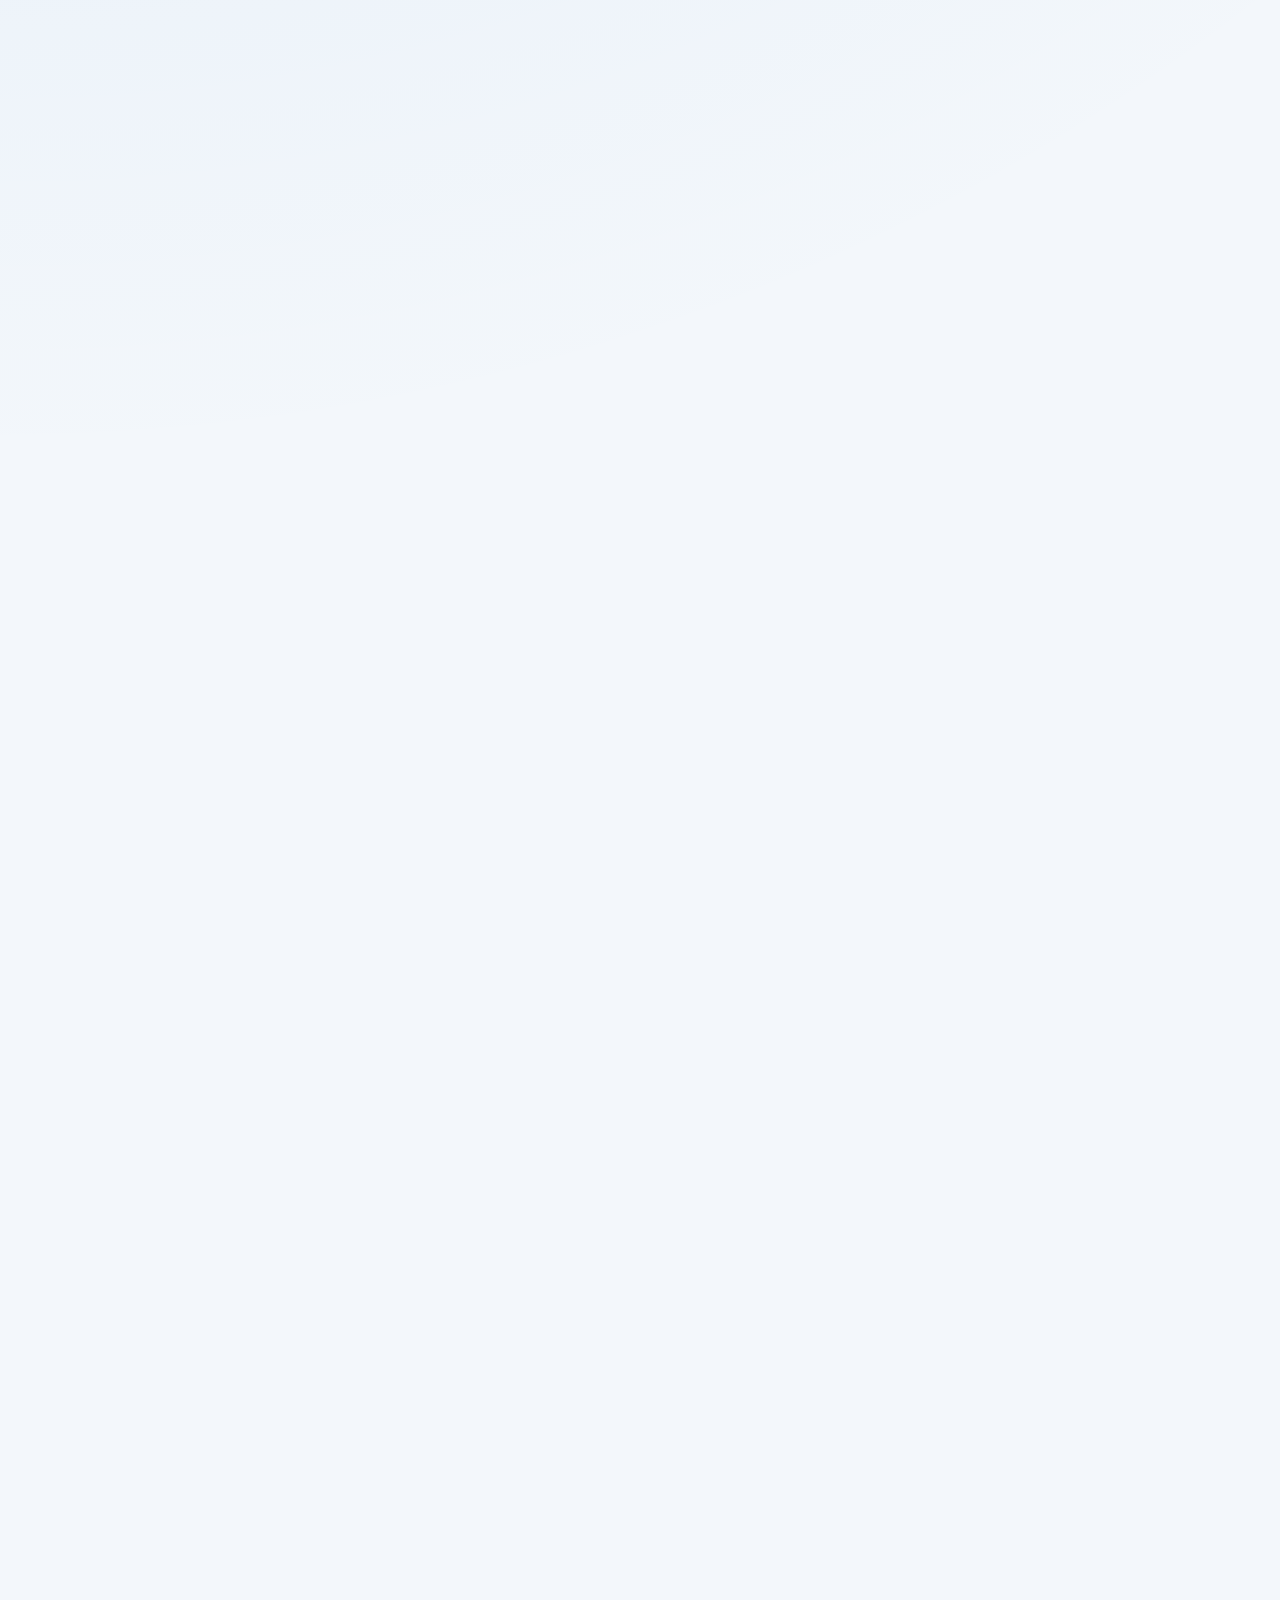
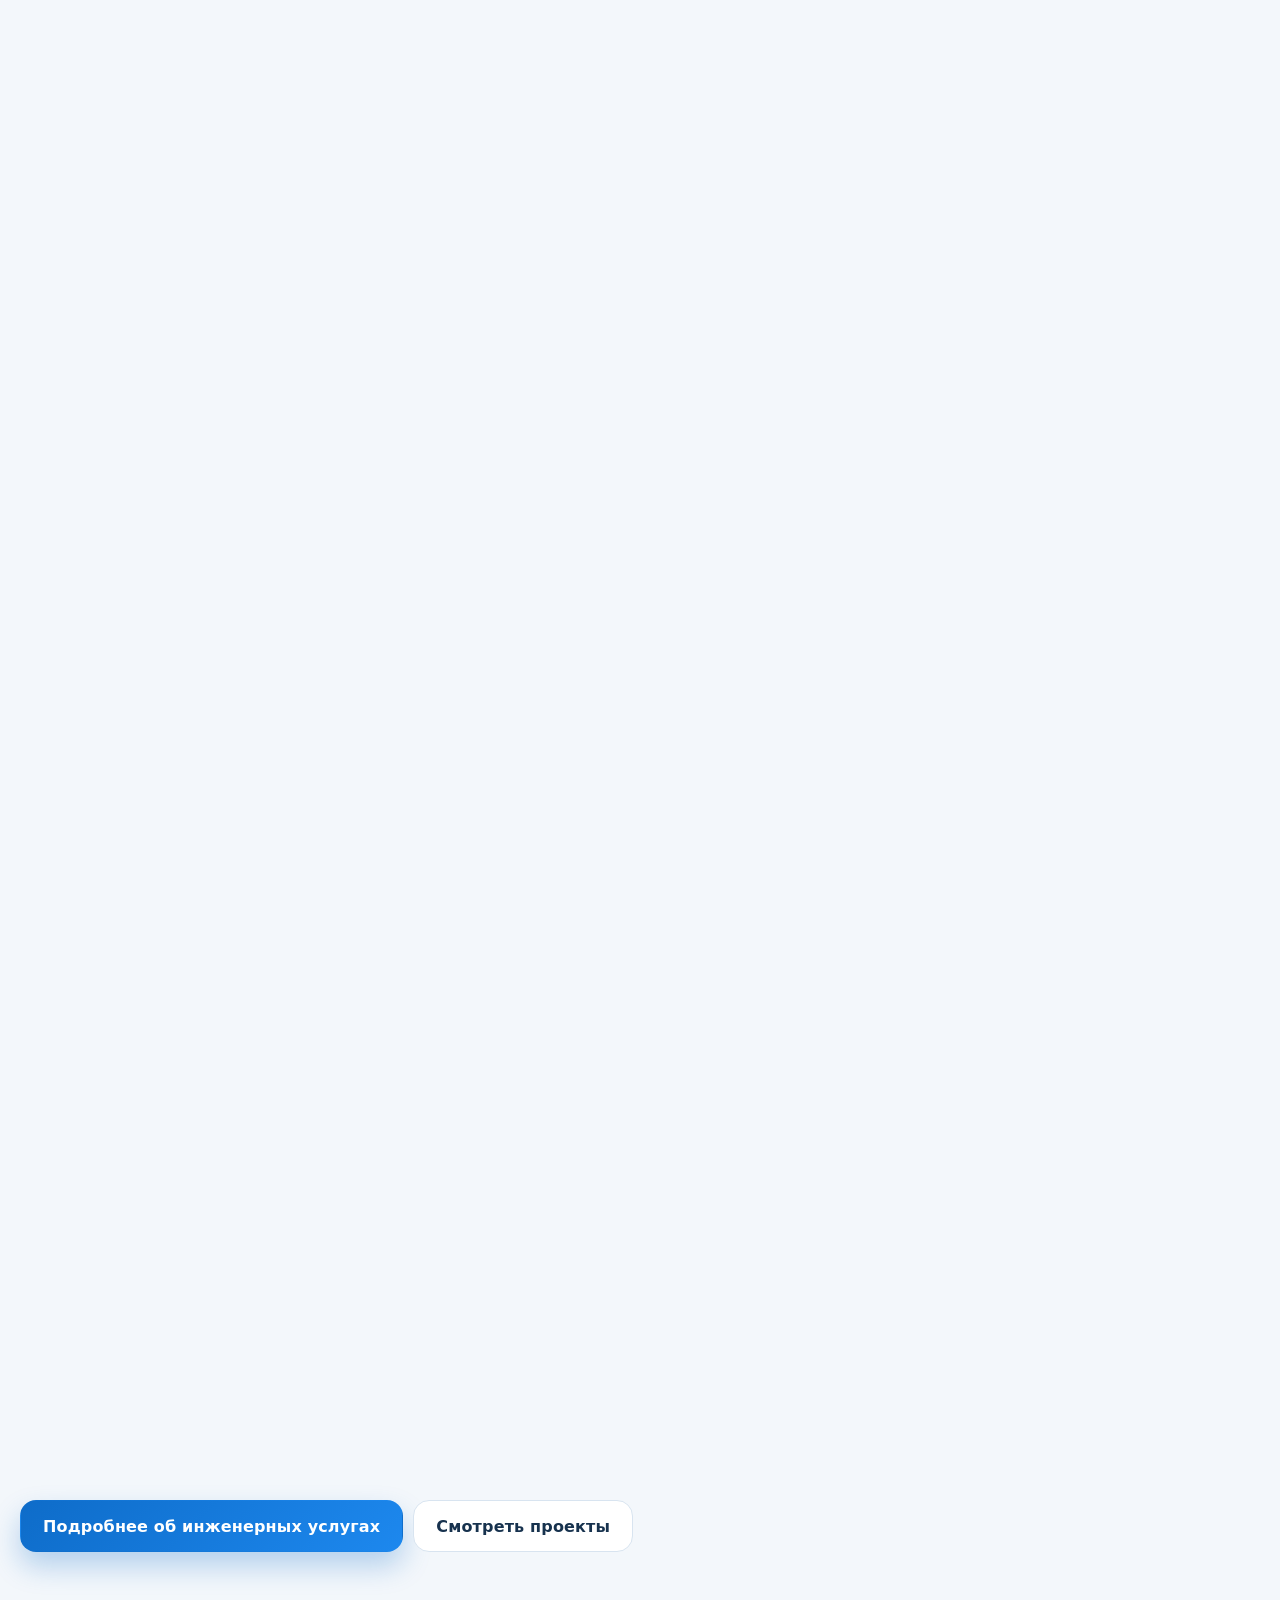
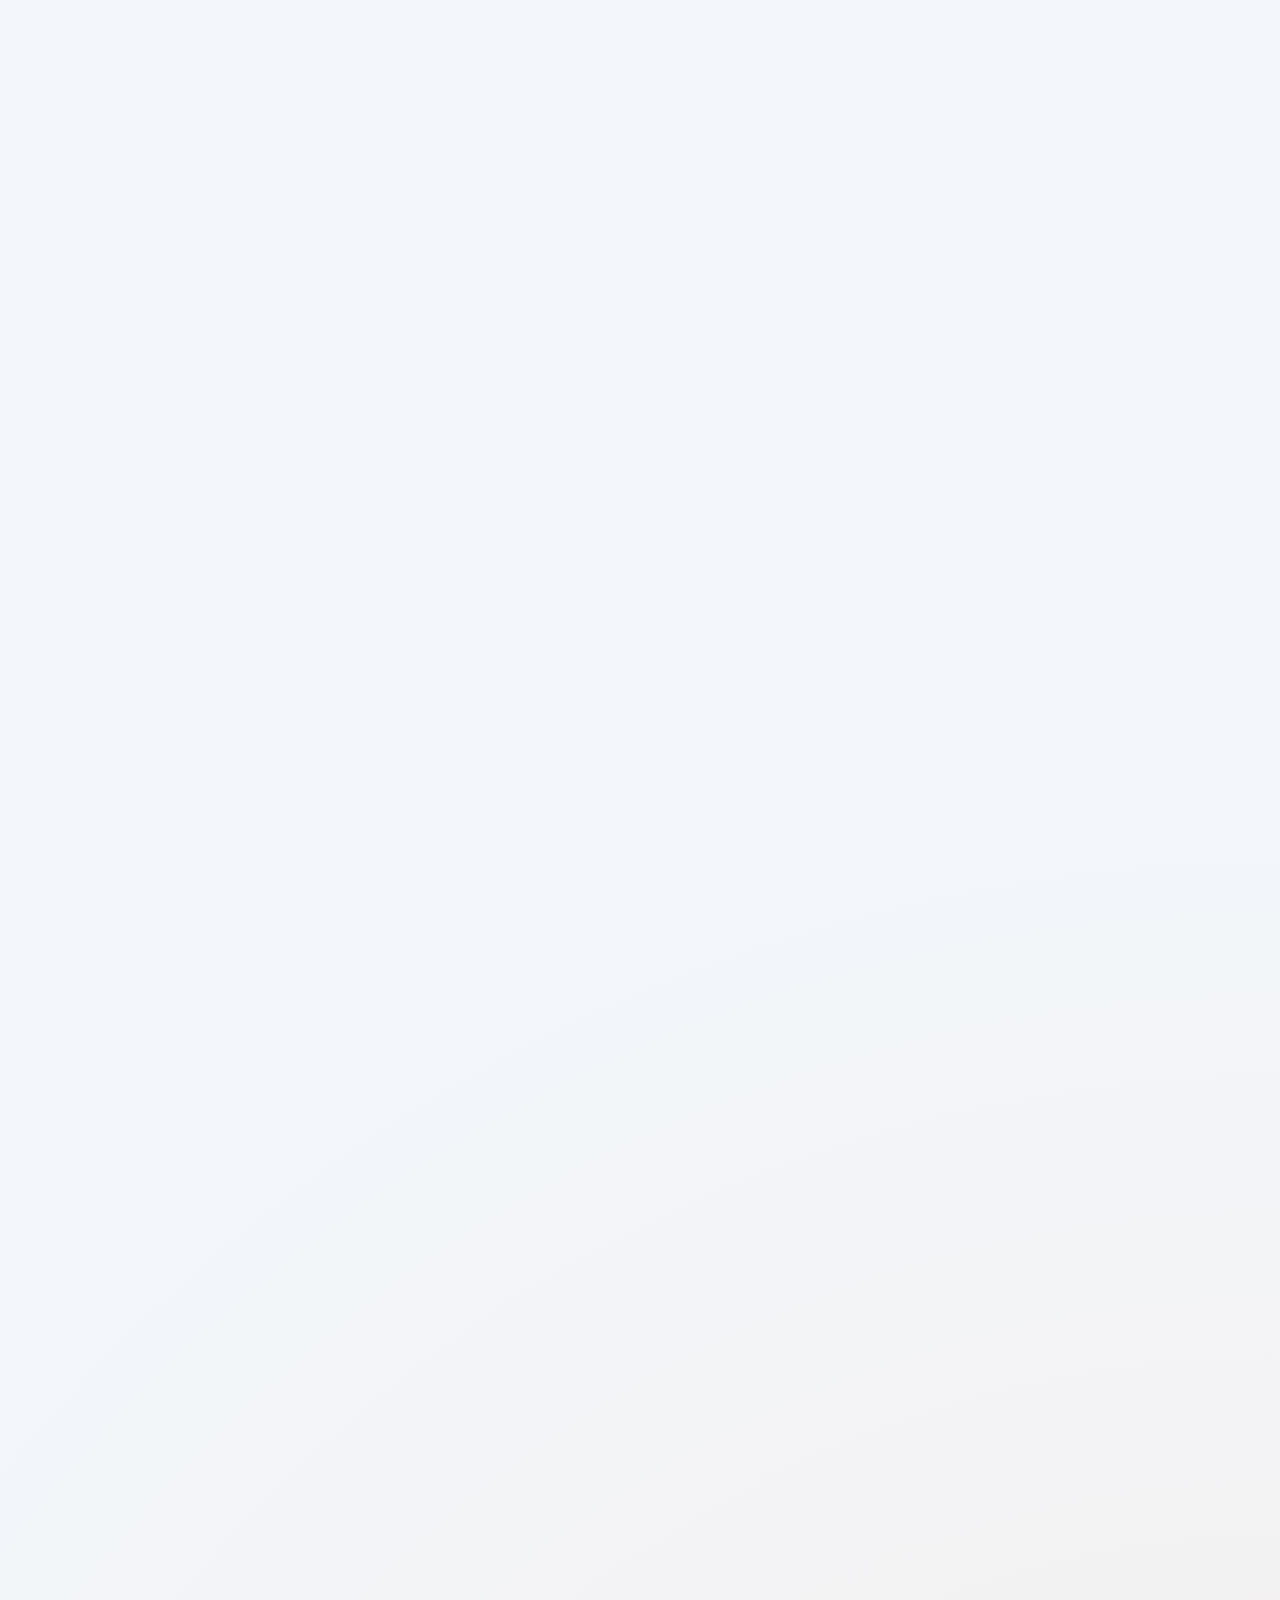
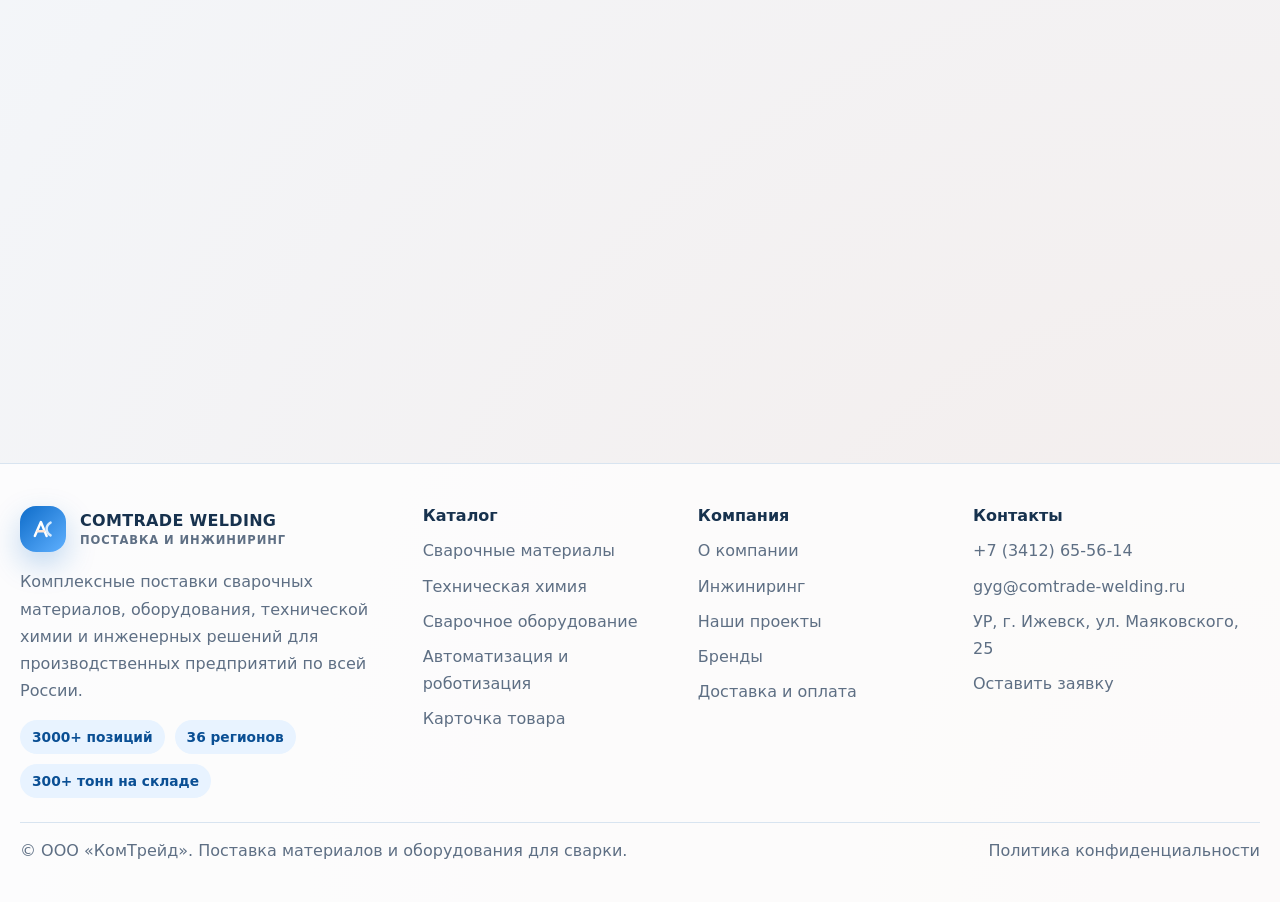
<file: news-aotai.html>
<!doctype html>
<html lang="ru">
<head>
  <meta charset="UTF-8">
  <meta name="viewport" content="width=device-width, initial-scale=1.0">
  <title>Раздел удалён — КомТрейд</title>
  <meta http-equiv="refresh" content="0; url=index.html">
</head>
<body>
  <p>Раздел новостей удалён. Перенаправляем на <a href="index.html">главную страницу</a>.</p>
</body>
</html>
</file>
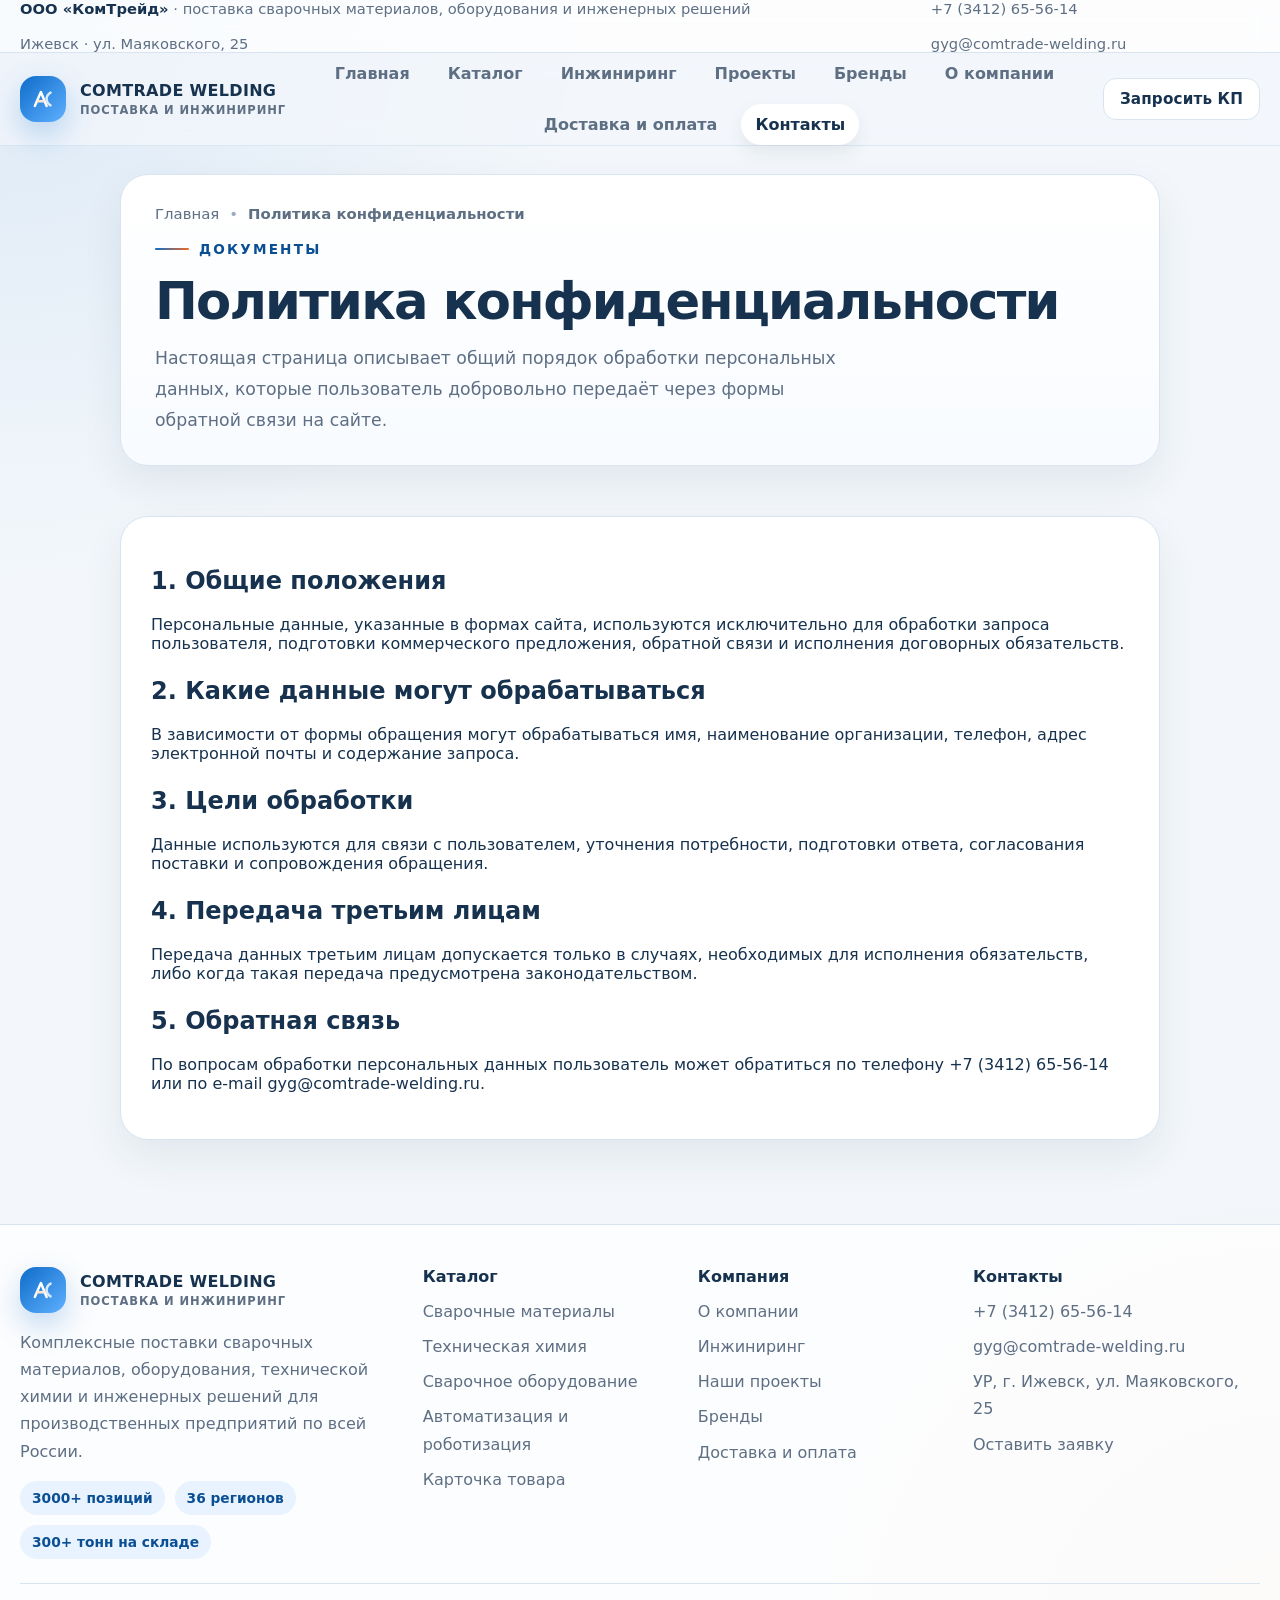
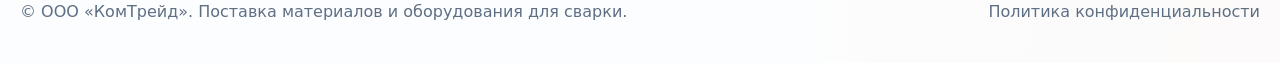
<file: privacy.html>
<!doctype html>
<html lang="ru">
<head>
  <meta charset="utf-8">
  <meta name="viewport" content="width=device-width,initial-scale=1">
  <title>Политика конфиденциальности — КомТрейд</title>
  <meta name="description" content="Политика конфиденциальности сайта КомТрейд.">
  <link rel="stylesheet" href="assets/css/styles.css">
</head>
<body>

<div class="topbar">
  <div class="container topbar-inner">
    <div class="topbar-links">
      <span><strong>ООО «КомТрейд»</strong> · поставка сварочных материалов, оборудования и инженерных решений</span>
      <span>Ижевск · ул. Маяковского, 25</span>
    </div>
    <div class="topbar-links">
      <a href="tel:+73412655614">+7 (3412) 65-56-14</a>
      <a href="mailto:gyg@comtrade-welding.ru">gyg@comtrade-welding.ru</a>
    </div>
  </div>
</div>
<header class="site-header">
  <div class="container navbar">
    <a class="logo" href="index.html" aria-label="КомТрейд">
      <span class="logo-mark">
        <svg width="28" height="28" viewBox="0 0 24 24" fill="none" aria-hidden="true">
          <path d="M5 18L10.2 6L15.1 18" stroke="white" stroke-width="2.1" stroke-linecap="round" stroke-linejoin="round"/>
          <path d="M7.5 14h5.2" stroke="#FFE4D2" stroke-width="2.1" stroke-linecap="round"/>
          <path d="M18.5 6.5c-2.3 1.3-3.4 3.2-3.4 5.5s1.1 4.1 3.4 5.5" stroke="#D6EBFF" stroke-width="2.1" stroke-linecap="round"/>
        </svg>
      </span>
      <span>COMTRADE WELDING<small>Поставка и инжиниринг</small></span>
    </a>
    <nav class="nav-links" data-menu>
      <a href="index.html" class="">Главная</a>
<a href="catalog.html" class="">Каталог</a>
<a href="engineering.html" class="">Инжиниринг</a>
<a href="projects.html" class="">Проекты</a>
<a href="brands.html" class="">Бренды</a>
<a href="about.html" class="">О компании</a>
<a href="delivery.html" class="">Доставка и оплата</a>
<a href="contacts.html" class="active">Контакты</a>
    </nav>
    <div class="nav-actions">
      <a class="btn btn-secondary btn-sm" href="contacts.html#request">Запросить КП</a>
      <button class="mobile-toggle" data-menu-toggle aria-label="Открыть меню">
        <svg width="22" height="22" viewBox="0 0 24 24" fill="none"><path d="M4 7h16M4 12h16M4 17h16" stroke="currentColor" stroke-width="2" stroke-linecap="round"/></svg>
      </button>
    </div>
  </div>
</header>


<main>
  <section class="page-hero">
    <div class="small-container">
      <article class="page-hero-main panel reveal" style="padding:30px 34px">
        <nav class="breadcrumbs" aria-label="Хлебные крошки"><a href="index.html">Главная</a><span>•</span><strong>Политика конфиденциальности</strong></nav>
        <span class="eyebrow">Документы</span>
        <h1>Политика конфиденциальности</h1>
        <p class="lead">Настоящая страница описывает общий порядок обработки персональных данных, которые пользователь добровольно передаёт через формы обратной связи на сайте.</p>
      </article>
    </div>
  </section>

  <section class="section">
    <div class="small-container">
      <article class="card reveal" style="padding:30px">
        <h2>1. Общие положения</h2>
        <p>Персональные данные, указанные в формах сайта, используются исключительно для обработки запроса пользователя, подготовки коммерческого предложения, обратной связи и исполнения договорных обязательств.</p>
        <h2 style="margin-top:24px">2. Какие данные могут обрабатываться</h2>
        <p>В зависимости от формы обращения могут обрабатываться имя, наименование организации, телефон, адрес электронной почты и содержание запроса.</p>
        <h2 style="margin-top:24px">3. Цели обработки</h2>
        <p>Данные используются для связи с пользователем, уточнения потребности, подготовки ответа, согласования поставки и сопровождения обращения.</p>
        <h2 style="margin-top:24px">4. Передача третьим лицам</h2>
        <p>Передача данных третьим лицам допускается только в случаях, необходимых для исполнения обязательств, либо когда такая передача предусмотрена законодательством.</p>
        <h2 style="margin-top:24px">5. Обратная связь</h2>
        <p>По вопросам обработки персональных данных пользователь может обратиться по телефону <a href="tel:+73412655614">+7 (3412) 65-56-14</a> или по e-mail <a href="mailto:gyg@comtrade-welding.ru">gyg@comtrade-welding.ru</a>.</p>
      </article>
    </div>
  </section>
</main>


<footer class="footer">
  <div class="container footer-grid">
    <div>
      <a class="logo" href="index.html" style="margin-bottom:14px">
        <span class="logo-mark">
          <svg width="28" height="28" viewBox="0 0 24 24" fill="none" aria-hidden="true">
            <path d="M5 18L10.2 6L15.1 18" stroke="white" stroke-width="2.1" stroke-linecap="round" stroke-linejoin="round"/>
            <path d="M7.5 14h5.2" stroke="#FFE4D2" stroke-width="2.1" stroke-linecap="round"/>
            <path d="M18.5 6.5c-2.3 1.3-3.4 3.2-3.4 5.5s1.1 4.1 3.4 5.5" stroke="#D6EBFF" stroke-width="2.1" stroke-linecap="round"/>
          </svg>
        </span>
        <span>COMTRADE WELDING<small>Поставка и инжиниринг</small></span>
      </a>
      <p>Комплексные поставки сварочных материалов, оборудования, технической химии и инженерных решений для производственных предприятий по всей России.</p>
      <div class="badge-line" style="margin-top:16px">
        <span class="pill">3000+ позиций</span>
        <span class="pill">36 регионов</span>
        <span class="pill">300+ тонн на складе</span>
      </div>
    </div>
    <div>
      <h4>Каталог</h4>
      <ul><li><a href="category-materials.html">Сварочные материалы</a></li>
<li><a href="catalog.html#chemistry">Техническая химия</a></li>
<li><a href="catalog.html#equipment">Сварочное оборудование</a></li>
<li><a href="catalog.html#automation">Автоматизация и роботизация</a></li>
<li><a href="product-atig-315pac.html">Карточка товара</a></li></ul>
    </div>
    <div>
      <h4>Компания</h4>
      <ul><li><a href="about.html">О компании</a></li>
<li><a href="engineering.html">Инжиниринг</a></li>
<li><a href="projects.html">Наши проекты</a></li>
<li><a href="brands.html">Бренды</a></li>
<li><a href="delivery.html">Доставка и оплата</a></li></ul>
    </div>
    <div>
      <h4>Контакты</h4>
      <ul>
        <li><a href="tel:+73412655614">+7 (3412) 65-56-14</a></li>
        <li><a href="mailto:gyg@comtrade-welding.ru">gyg@comtrade-welding.ru</a></li>
        <li>УР, г. Ижевск, ул. Маяковского, 25</li>
        <li><a href="contacts.html#request">Оставить заявку</a></li>
      </ul>
    </div>
  </div>
  <div class="container copyright">
    <span>© ООО «КомТрейд». Поставка материалов и оборудования для сварки.</span>
    <span><a href="privacy.html">Политика конфиденциальности</a></span>
  </div>
</footer>
<script src="assets/js/main.js"></script>

</body>
</html>
</file>
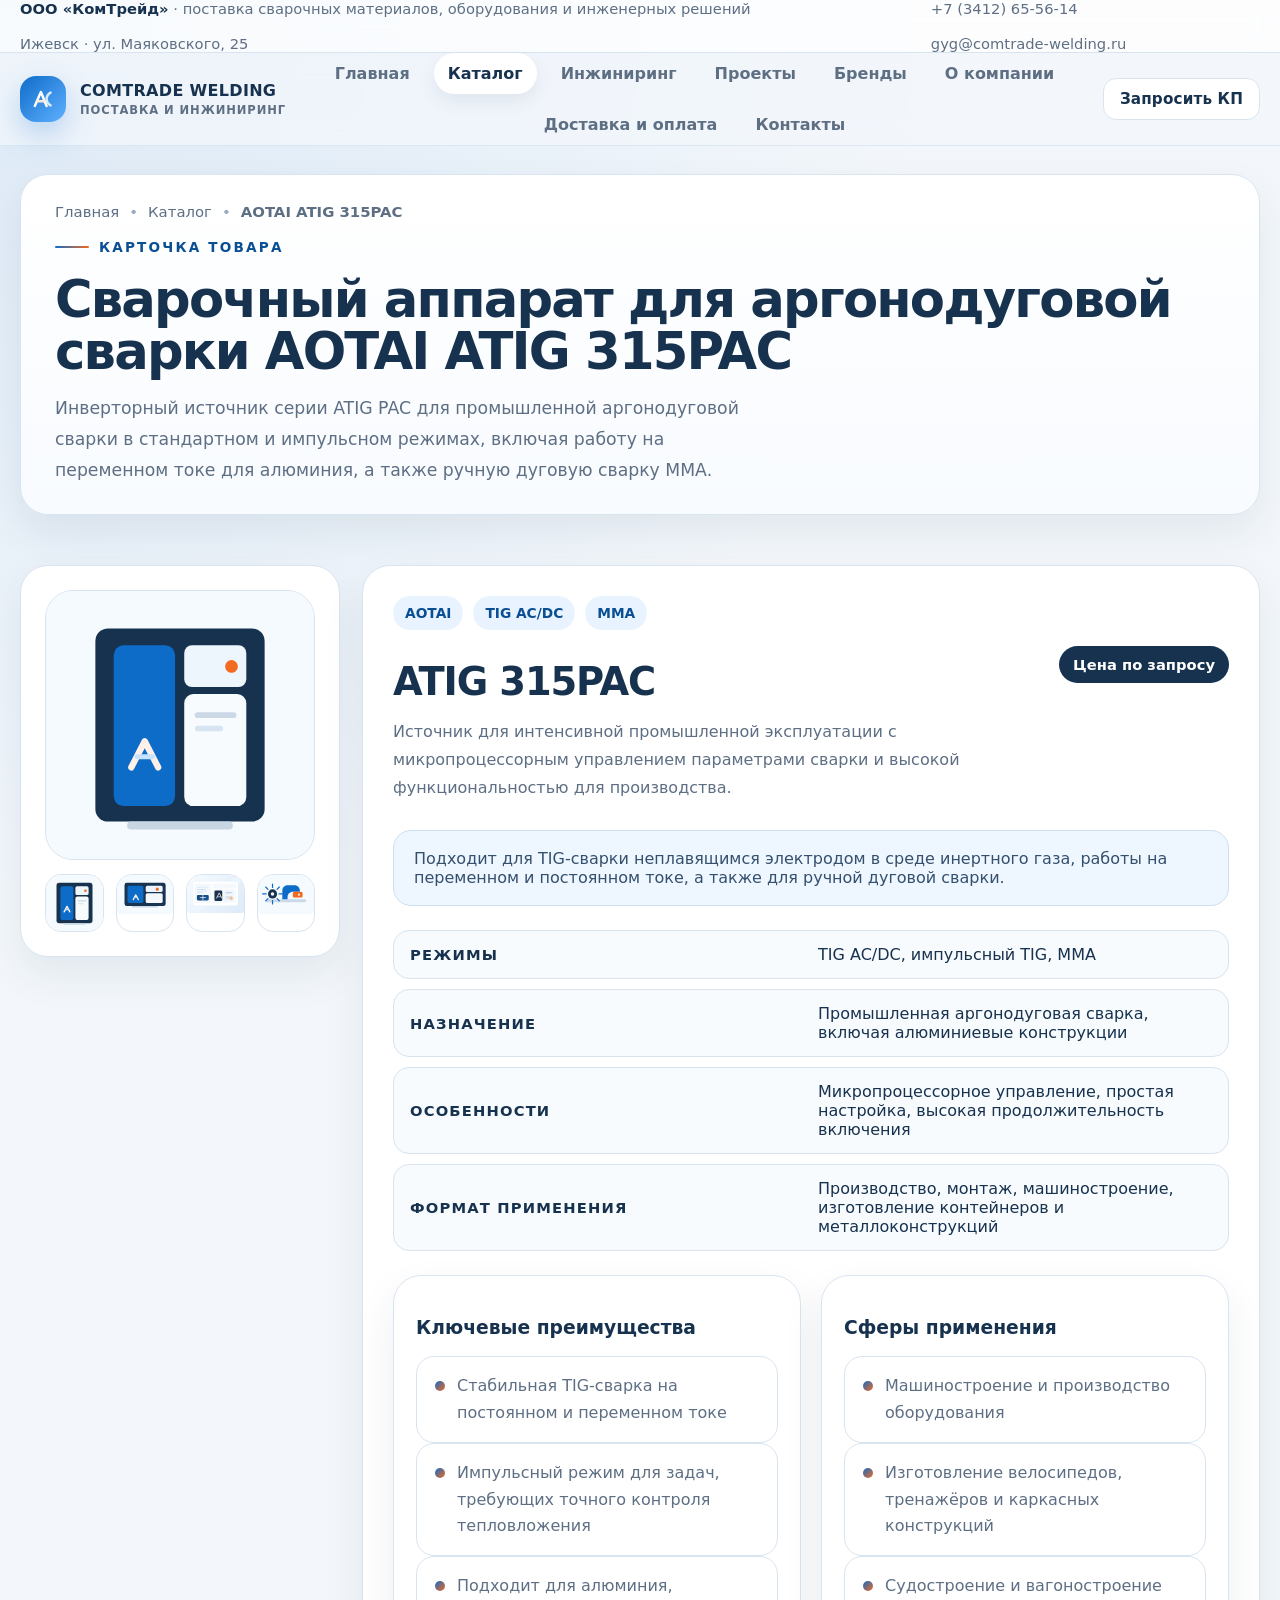
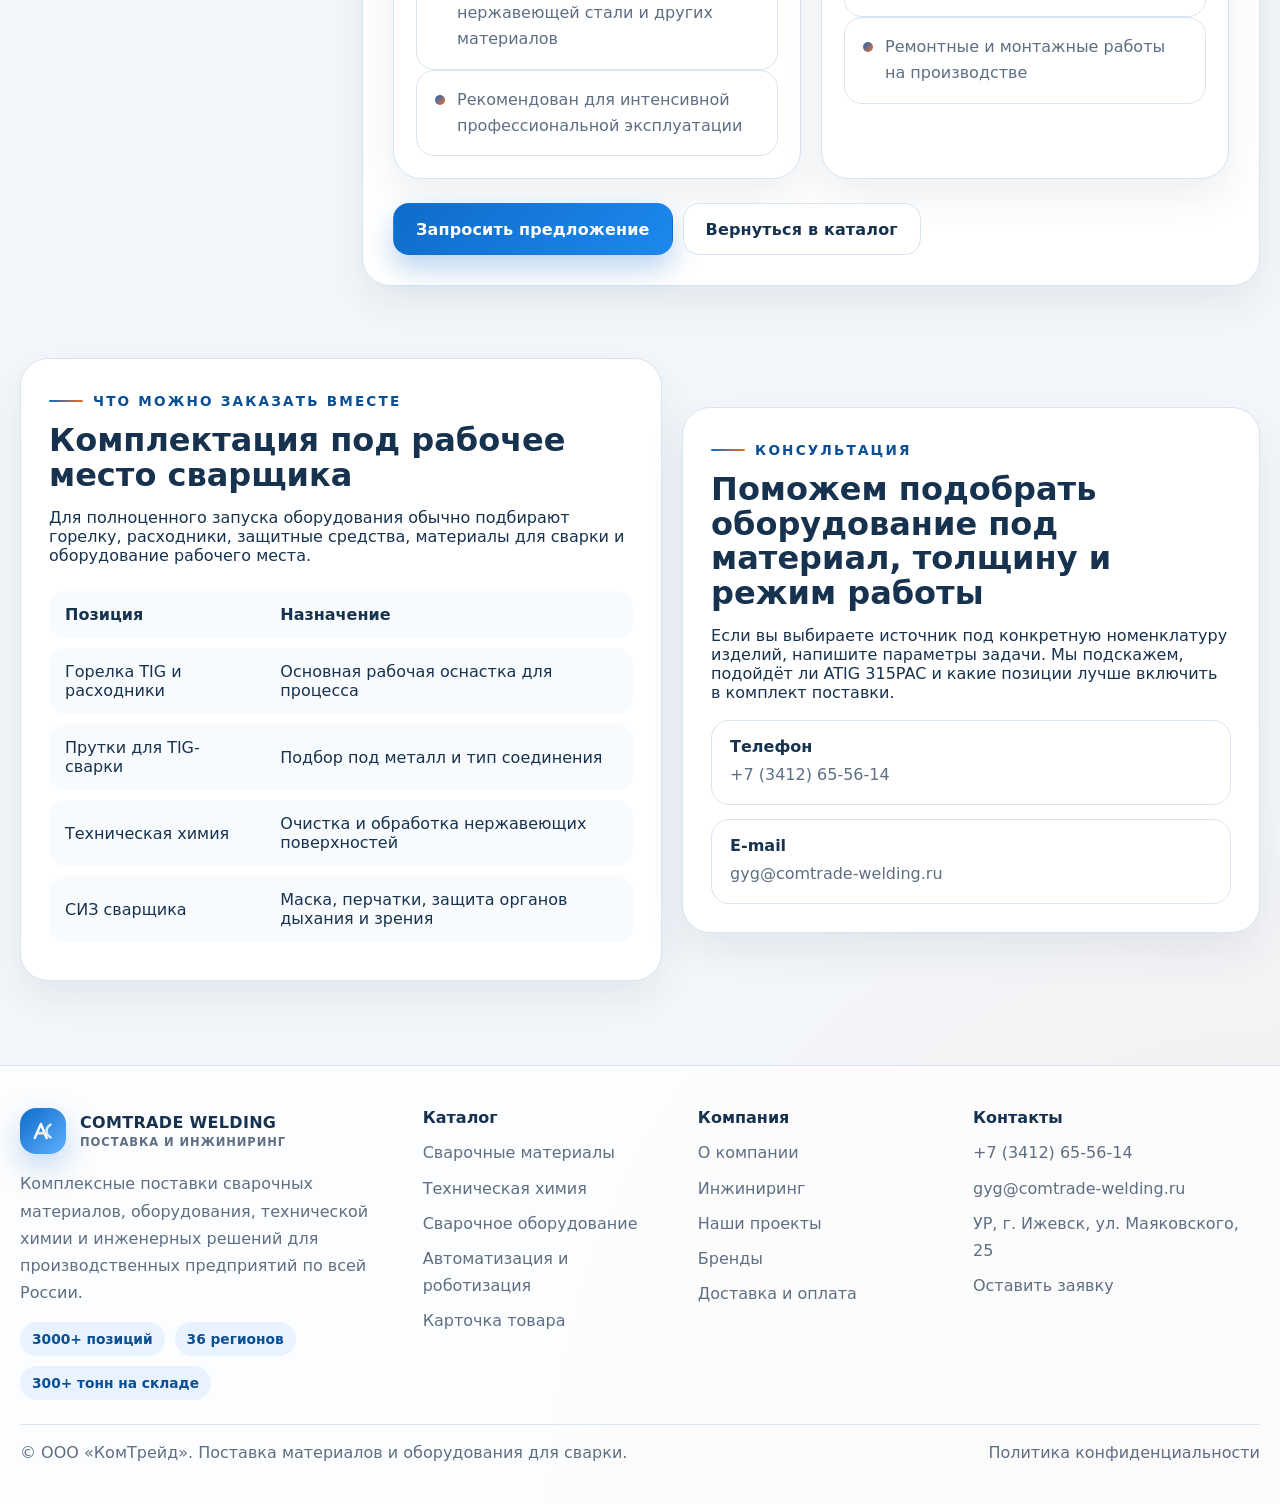
<file: product-atig-315pac.html>
<!doctype html>
<html lang="ru">
<head>
  <meta charset="utf-8">
  <meta name="viewport" content="width=device-width,initial-scale=1">
  <title>AOTAI ATIG 315PAC — КомТрейд</title>
  <meta name="description" content="Карточка товара AOTAI ATIG 315PAC: промышленный источник TIG AC/DC и MMA для производственных задач.">
  <link rel="stylesheet" href="assets/css/styles.css">
</head>
<body>

<div class="topbar">
  <div class="container topbar-inner">
    <div class="topbar-links">
      <span><strong>ООО «КомТрейд»</strong> · поставка сварочных материалов, оборудования и инженерных решений</span>
      <span>Ижевск · ул. Маяковского, 25</span>
    </div>
    <div class="topbar-links">
      <a href="tel:+73412655614">+7 (3412) 65-56-14</a>
      <a href="mailto:gyg@comtrade-welding.ru">gyg@comtrade-welding.ru</a>
    </div>
  </div>
</div>
<header class="site-header">
  <div class="container navbar">
    <a class="logo" href="index.html" aria-label="КомТрейд">
      <span class="logo-mark">
        <svg width="28" height="28" viewBox="0 0 24 24" fill="none" aria-hidden="true">
          <path d="M5 18L10.2 6L15.1 18" stroke="white" stroke-width="2.1" stroke-linecap="round" stroke-linejoin="round"/>
          <path d="M7.5 14h5.2" stroke="#FFE4D2" stroke-width="2.1" stroke-linecap="round"/>
          <path d="M18.5 6.5c-2.3 1.3-3.4 3.2-3.4 5.5s1.1 4.1 3.4 5.5" stroke="#D6EBFF" stroke-width="2.1" stroke-linecap="round"/>
        </svg>
      </span>
      <span>COMTRADE WELDING<small>Поставка и инжиниринг</small></span>
    </a>
    <nav class="nav-links" data-menu>
      <a href="index.html" class="">Главная</a>
<a href="catalog.html" class="active">Каталог</a>
<a href="engineering.html" class="">Инжиниринг</a>
<a href="projects.html" class="">Проекты</a>
<a href="brands.html" class="">Бренды</a>
<a href="about.html" class="">О компании</a>
<a href="delivery.html" class="">Доставка и оплата</a>
<a href="contacts.html" class="">Контакты</a>
    </nav>
    <div class="nav-actions">
      <a class="btn btn-secondary btn-sm" href="contacts.html#request">Запросить КП</a>
      <button class="mobile-toggle" data-menu-toggle aria-label="Открыть меню">
        <svg width="22" height="22" viewBox="0 0 24 24" fill="none"><path d="M4 7h16M4 12h16M4 17h16" stroke="currentColor" stroke-width="2" stroke-linecap="round"/></svg>
      </button>
    </div>
  </div>
</header>


<main>
  <section class="page-hero">
    <div class="container">
      <article class="page-hero-main panel reveal" style="padding:28px 34px">
        <nav class="breadcrumbs" aria-label="Хлебные крошки"><a href="index.html">Главная</a><span>•</span><a href="catalog.html">Каталог</a><span>•</span><strong>AOTAI ATIG 315PAC</strong></nav>
        <span class="eyebrow">Карточка товара</span>
        <h1>Сварочный аппарат для аргонодуговой сварки AOTAI ATIG 315PAC</h1>
        <p class="lead">Инверторный источник серии ATIG PAC для промышленной аргонодуговой сварки в стандартном и импульсном режимах, включая работу на переменном токе для алюминия, а также ручную дуговую сварку MMA.</p>
      </article>
    </div>
  </section>

  <section class="section">
    <div class="container product-shell">
      <article class="gallery-card panel reveal product-gallery">
        <div class="gallery-stage">
          <img src="assets/img/product-atig.svg" alt="Сварочный аппарат AOTAI ATIG 315PAC">
        </div>
        <div class="thumb-grid">
          <div class="thumb"><img src="assets/img/product-atig.svg" alt=""></div>
          <div class="thumb"><img src="assets/img/equipment.svg" alt=""></div>
          <div class="thumb"><img src="assets/img/hero-industrial.svg" alt=""></div>
          <div class="thumb"><img src="assets/img/automation.svg" alt=""></div>
        </div>
      </article>

      <article class="product-detail panel reveal">
        <div class="badge-line">
          <span class="pill">AOTAI</span>
          <span class="pill">TIG AC/DC</span>
          <span class="pill">MMA</span>
        </div>
        <div class="product-meta" style="margin-top:16px">
          <div>
            <h1>ATIG 315PAC</h1>
            <p>Источник для интенсивной промышленной эксплуатации с микропроцессорным управлением параметрами сварки и высокой функциональностью для производства.</p>
          </div>
          <span class="price">Цена по запросу</span>
        </div>
        <div class="notice">Подходит для TIG-сварки неплавящимся электродом в среде инертного газа, работы на переменном и постоянном токе, а также для ручной дуговой сварки.</div>

        <div class="spec-table">
          <div class="spec-row"><strong>Режимы</strong><span>TIG AC/DC, импульсный TIG, MMA</span></div>
          <div class="spec-row"><strong>Назначение</strong><span>Промышленная аргонодуговая сварка, включая алюминиевые конструкции</span></div>
          <div class="spec-row"><strong>Особенности</strong><span>Микропроцессорное управление, простая настройка, высокая продолжительность включения</span></div>
          <div class="spec-row"><strong>Формат применения</strong><span>Производство, монтаж, машиностроение, изготовление контейнеров и металлоконструкций</span></div>
        </div>

        <div class="grid-2">
          <div class="aside-card card">
            <h3>Ключевые преимущества</h3>
            <ul class="lead-list">
              <li>Стабильная TIG-сварка на постоянном и переменном токе</li>
              <li>Импульсный режим для задач, требующих точного контроля тепловложения</li>
              <li>Подходит для алюминия, нержавеющей стали и других материалов</li>
              <li>Рекомендован для интенсивной профессиональной эксплуатации</li>
            </ul>
          </div>
          <div class="aside-card card">
            <h3>Сферы применения</h3>
            <ul class="lead-list">
              <li>Машиностроение и производство оборудования</li>
              <li>Изготовление велосипедов, тренажёров и каркасных конструкций</li>
              <li>Судостроение и вагоностроение</li>
              <li>Ремонтные и монтажные работы на производстве</li>
            </ul>
          </div>
        </div>

        <div class="badge-line" style="margin-top:24px">
          <a class="btn btn-primary" href="contacts.html#request">Запросить предложение</a>
          <a class="btn btn-secondary" href="catalog.html">Вернуться в каталог</a>
        </div>
      </article>
    </div>
  </section>

  <section class="section">
    <div class="container split-card">
      <article class="card reveal" style="padding:28px">
        <span class="eyebrow">Что можно заказать вместе</span>
        <h2 style="margin:14px 0 12px;font-size:2rem;line-height:1.08">Комплектация под рабочее место сварщика</h2>
        <p>Для полноценного запуска оборудования обычно подбирают горелку, расходники, защитные средства, материалы для сварки и оборудование рабочего места.</p>
        <table class="table" aria-label="Сопутствующие позиции">
          <tr><th>Позиция</th><th>Назначение</th></tr>
          <tr><td>Горелка TIG и расходники</td><td>Основная рабочая оснастка для процесса</td></tr>
          <tr><td>Прутки для TIG-сварки</td><td>Подбор под металл и тип соединения</td></tr>
          <tr><td>Техническая химия</td><td>Очистка и обработка нержавеющих поверхностей</td></tr>
          <tr><td>СИЗ сварщика</td><td>Маска, перчатки, защита органов дыхания и зрения</td></tr>
        </table>
      </article>
      <article class="card reveal" style="padding:28px">
        <span class="eyebrow">Консультация</span>
        <h2 style="margin:14px 0 12px;font-size:2rem;line-height:1.08">Поможем подобрать оборудование под материал, толщину и режим работы</h2>
        <p>Если вы выбираете источник под конкретную номенклатуру изделий, напишите параметры задачи. Мы подскажем, подойдёт ли ATIG 315PAC и какие позиции лучше включить в комплект поставки.</p>
        <div class="contact-lines" style="margin-top:18px">
          <div class="contact-line"><strong>Телефон</strong><span><a href="tel:+73412655614">+7 (3412) 65-56-14</a></span></div>
          <div class="contact-line"><strong>E-mail</strong><span><a href="mailto:gyg@comtrade-welding.ru">gyg@comtrade-welding.ru</a></span></div>
        </div>
      </article>
    </div>
  </section>
</main>


<footer class="footer">
  <div class="container footer-grid">
    <div>
      <a class="logo" href="index.html" style="margin-bottom:14px">
        <span class="logo-mark">
          <svg width="28" height="28" viewBox="0 0 24 24" fill="none" aria-hidden="true">
            <path d="M5 18L10.2 6L15.1 18" stroke="white" stroke-width="2.1" stroke-linecap="round" stroke-linejoin="round"/>
            <path d="M7.5 14h5.2" stroke="#FFE4D2" stroke-width="2.1" stroke-linecap="round"/>
            <path d="M18.5 6.5c-2.3 1.3-3.4 3.2-3.4 5.5s1.1 4.1 3.4 5.5" stroke="#D6EBFF" stroke-width="2.1" stroke-linecap="round"/>
          </svg>
        </span>
        <span>COMTRADE WELDING<small>Поставка и инжиниринг</small></span>
      </a>
      <p>Комплексные поставки сварочных материалов, оборудования, технической химии и инженерных решений для производственных предприятий по всей России.</p>
      <div class="badge-line" style="margin-top:16px">
        <span class="pill">3000+ позиций</span>
        <span class="pill">36 регионов</span>
        <span class="pill">300+ тонн на складе</span>
      </div>
    </div>
    <div>
      <h4>Каталог</h4>
      <ul><li><a href="category-materials.html">Сварочные материалы</a></li>
<li><a href="catalog.html#chemistry">Техническая химия</a></li>
<li><a href="catalog.html#equipment">Сварочное оборудование</a></li>
<li><a href="catalog.html#automation">Автоматизация и роботизация</a></li>
<li><a href="product-atig-315pac.html">Карточка товара</a></li></ul>
    </div>
    <div>
      <h4>Компания</h4>
      <ul><li><a href="about.html">О компании</a></li>
<li><a href="engineering.html">Инжиниринг</a></li>
<li><a href="projects.html">Наши проекты</a></li>
<li><a href="brands.html">Бренды</a></li>
<li><a href="delivery.html">Доставка и оплата</a></li></ul>
    </div>
    <div>
      <h4>Контакты</h4>
      <ul>
        <li><a href="tel:+73412655614">+7 (3412) 65-56-14</a></li>
        <li><a href="mailto:gyg@comtrade-welding.ru">gyg@comtrade-welding.ru</a></li>
        <li>УР, г. Ижевск, ул. Маяковского, 25</li>
        <li><a href="contacts.html#request">Оставить заявку</a></li>
      </ul>
    </div>
  </div>
  <div class="container copyright">
    <span>© ООО «КомТрейд». Поставка материалов и оборудования для сварки.</span>
    <span><a href="privacy.html">Политика конфиденциальности</a></span>
  </div>
</footer>
<script src="assets/js/main.js"></script>

</body>
</html>
</file>
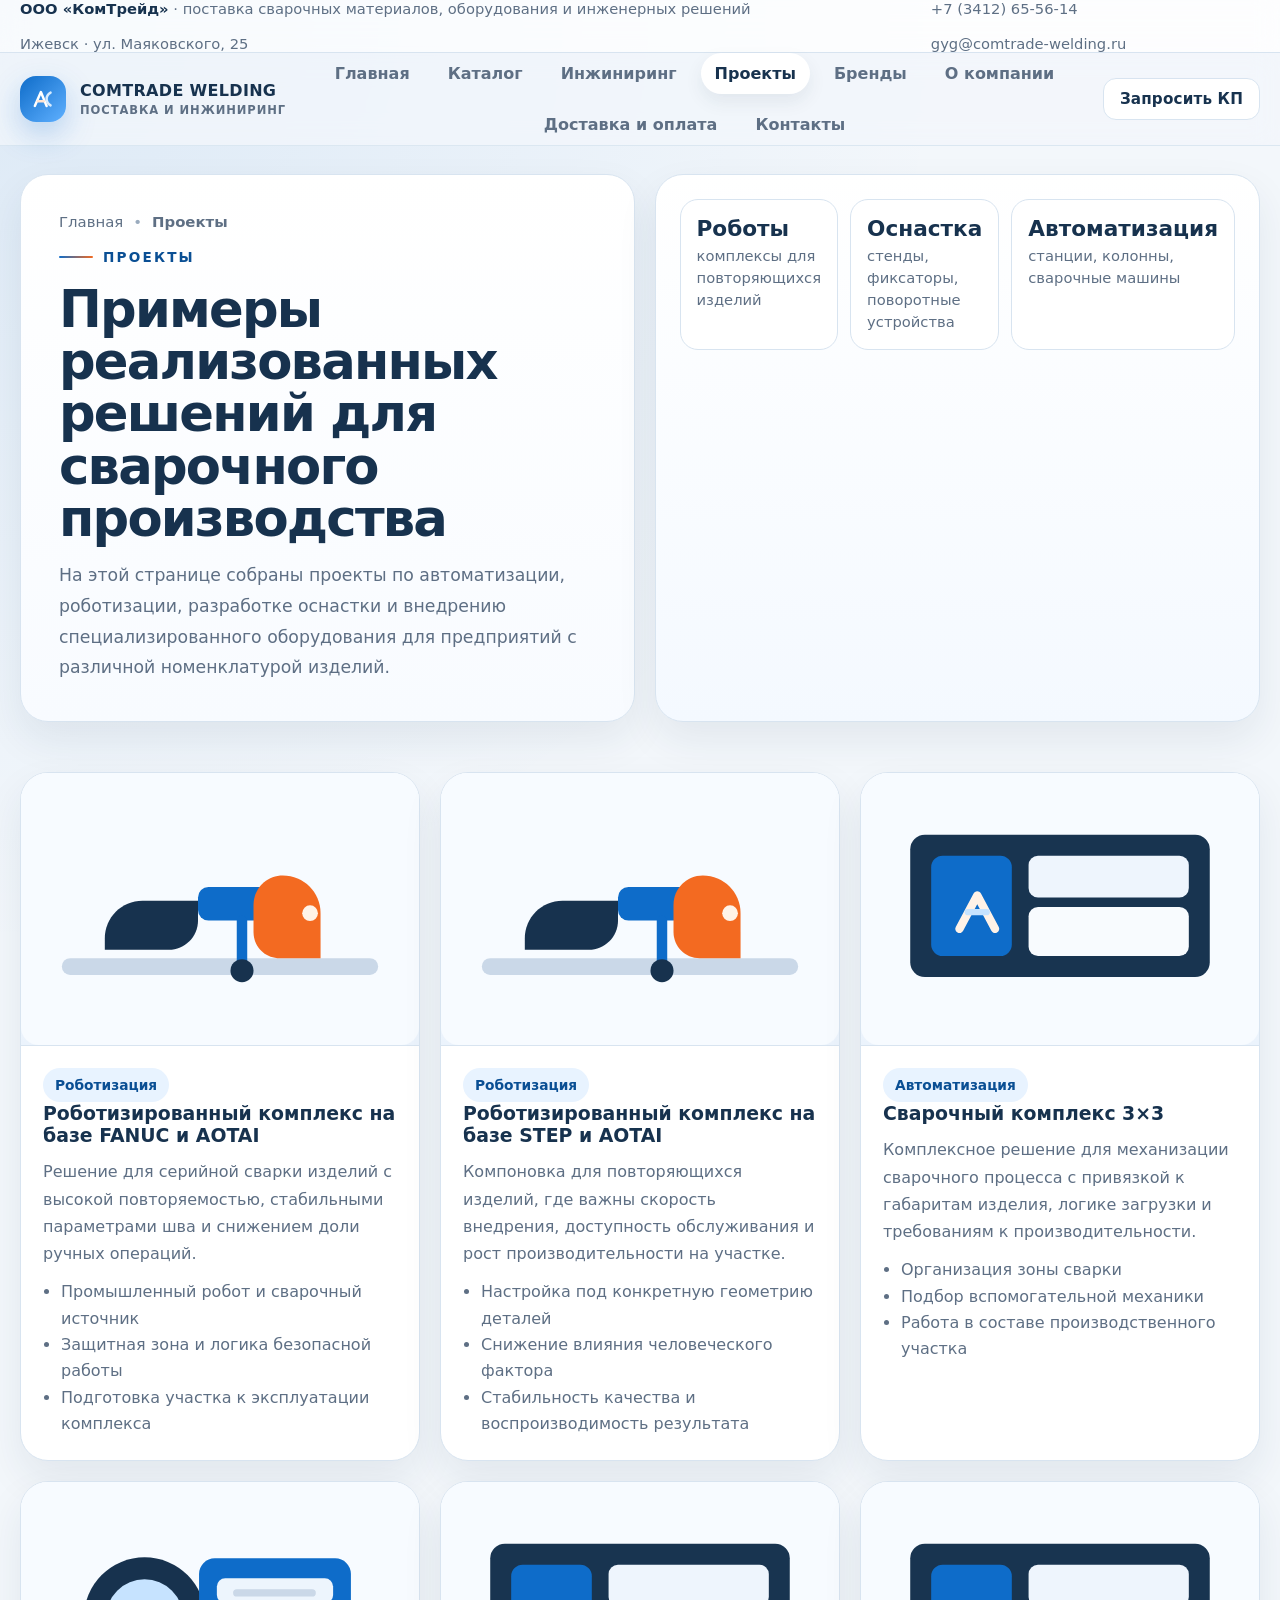
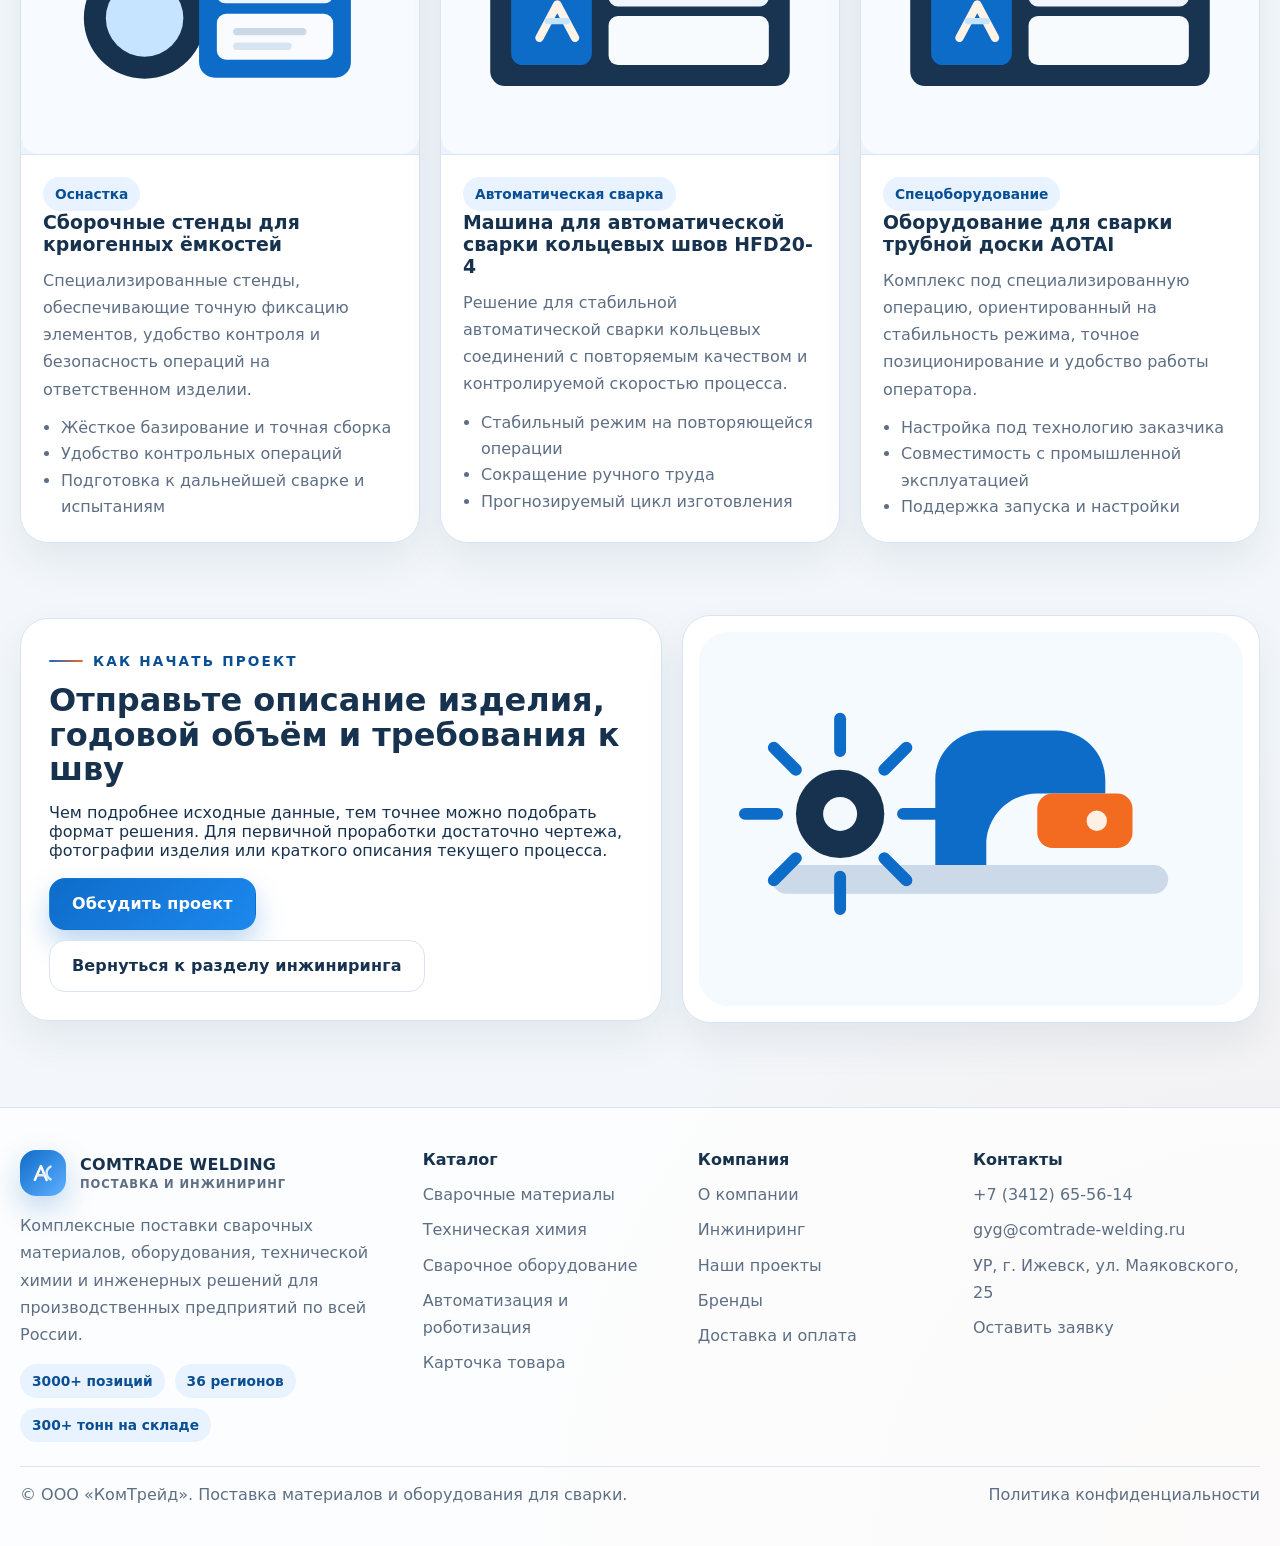
<file: projects.html>
<!doctype html>
<html lang="ru">
<head>
  <meta charset="utf-8">
  <meta name="viewport" content="width=device-width,initial-scale=1">
  <title>Проекты — КомТрейд</title>
  <meta name="description" content="Примеры инженерных решений, роботизированных комплексов, оснастки и автоматизации сварочного производства.">
  <link rel="stylesheet" href="assets/css/styles.css">
</head>
<body>

<div class="topbar">
  <div class="container topbar-inner">
    <div class="topbar-links">
      <span><strong>ООО «КомТрейд»</strong> · поставка сварочных материалов, оборудования и инженерных решений</span>
      <span>Ижевск · ул. Маяковского, 25</span>
    </div>
    <div class="topbar-links">
      <a href="tel:+73412655614">+7 (3412) 65-56-14</a>
      <a href="mailto:gyg@comtrade-welding.ru">gyg@comtrade-welding.ru</a>
    </div>
  </div>
</div>
<header class="site-header">
  <div class="container navbar">
    <a class="logo" href="index.html" aria-label="КомТрейд">
      <span class="logo-mark">
        <svg width="28" height="28" viewBox="0 0 24 24" fill="none" aria-hidden="true">
          <path d="M5 18L10.2 6L15.1 18" stroke="white" stroke-width="2.1" stroke-linecap="round" stroke-linejoin="round"/>
          <path d="M7.5 14h5.2" stroke="#FFE4D2" stroke-width="2.1" stroke-linecap="round"/>
          <path d="M18.5 6.5c-2.3 1.3-3.4 3.2-3.4 5.5s1.1 4.1 3.4 5.5" stroke="#D6EBFF" stroke-width="2.1" stroke-linecap="round"/>
        </svg>
      </span>
      <span>COMTRADE WELDING<small>Поставка и инжиниринг</small></span>
    </a>
    <nav class="nav-links" data-menu>
      <a href="index.html" class="">Главная</a>
<a href="catalog.html" class="">Каталог</a>
<a href="engineering.html" class="">Инжиниринг</a>
<a href="projects.html" class="active">Проекты</a>
<a href="brands.html" class="">Бренды</a>
<a href="about.html" class="">О компании</a>
<a href="delivery.html" class="">Доставка и оплата</a>
<a href="contacts.html" class="">Контакты</a>
    </nav>
    <div class="nav-actions">
      <a class="btn btn-secondary btn-sm" href="contacts.html#request">Запросить КП</a>
      <button class="mobile-toggle" data-menu-toggle aria-label="Открыть меню">
        <svg width="22" height="22" viewBox="0 0 24 24" fill="none"><path d="M4 7h16M4 12h16M4 17h16" stroke="currentColor" stroke-width="2" stroke-linecap="round"/></svg>
      </button>
    </div>
  </div>
</header>


<main>
  <section class="page-hero">
    <div class="container page-hero-shell">
      <article class="page-hero-main panel reveal">
        <nav class="breadcrumbs" aria-label="Хлебные крошки"><a href="index.html">Главная</a><span>•</span><strong>Проекты</strong></nav>
        <span class="eyebrow">Проекты</span>
        <h1>Примеры реализованных решений для сварочного производства</h1>
        <p class="lead">На этой странице собраны проекты по автоматизации, роботизации, разработке оснастки и внедрению специализированного оборудования для предприятий с различной номенклатурой изделий.</p>
      </article>
      <aside class="page-hero-aside panel reveal">
        <div class="mini-metrics" style="margin-top:0">
          <div class="mini-metric"><strong>Роботы</strong><span>комплексы для повторяющихся изделий</span></div>
          <div class="mini-metric"><strong>Оснастка</strong><span>стенды, фиксаторы, поворотные устройства</span></div>
          <div class="mini-metric"><strong>Автоматизация</strong><span>станции, колонны, сварочные машины</span></div>
        </div>
      </aside>
    </div>
  </section>

  <section class="section">
    <div class="container project-grid">
      <article class="project-card card reveal">
        <div class="media"><img src="assets/img/case-robot.svg" alt="Комплекс FANUC и AOTAI"></div>
        <div class="card-body">
          <span class="pill">Роботизация</span>
          <h3>Роботизированный комплекс на базе FANUC и AOTAI</h3>
          <p>Решение для серийной сварки изделий с высокой повторяемостью, стабильными параметрами шва и снижением доли ручных операций.</p>
          <ul>
            <li>Промышленный робот и сварочный источник</li>
            <li>Защитная зона и логика безопасной работы</li>
            <li>Подготовка участка к эксплуатации комплекса</li>
          </ul>
        </div>
      </article>
      <article class="project-card card reveal">
        <div class="media"><img src="assets/img/case-robot.svg" alt="Комплекс STEP и AOTAI"></div>
        <div class="card-body">
          <span class="pill">Роботизация</span>
          <h3>Роботизированный комплекс на базе STEP и AOTAI</h3>
          <p>Компоновка для повторяющихся изделий, где важны скорость внедрения, доступность обслуживания и рост производительности на участке.</p>
          <ul>
            <li>Настройка под конкретную геометрию деталей</li>
            <li>Снижение влияния человеческого фактора</li>
            <li>Стабильность качества и воспроизводимость результата</li>
          </ul>
        </div>
      </article>
      <article class="project-card card reveal">
        <div class="media"><img src="assets/img/case-station.svg" alt="Сварочный комплекс 3x3"></div>
        <div class="card-body">
          <span class="pill">Автоматизация</span>
          <h3>Сварочный комплекс 3×3</h3>
          <p>Комплексное решение для механизации сварочного процесса с привязкой к габаритам изделия, логике загрузки и требованиям к производительности.</p>
          <ul>
            <li>Организация зоны сварки</li>
            <li>Подбор вспомогательной механики</li>
            <li>Работа в составе производственного участка</li>
          </ul>
        </div>
      </article>
      <article class="project-card card reveal">
        <div class="media"><img src="assets/img/case-kryo.svg" alt="Сборочные стенды для криогенных ёмкостей"></div>
        <div class="card-body">
          <span class="pill">Оснастка</span>
          <h3>Сборочные стенды для криогенных ёмкостей</h3>
          <p>Специализированные стенды, обеспечивающие точную фиксацию элементов, удобство контроля и безопасность операций на ответственном изделии.</p>
          <ul>
            <li>Жёсткое базирование и точная сборка</li>
            <li>Удобство контрольных операций</li>
            <li>Подготовка к дальнейшей сварке и испытаниям</li>
          </ul>
        </div>
      </article>
      <article class="project-card card reveal">
        <div class="media"><img src="assets/img/case-station.svg" alt="Машина для кольцевых швов"></div>
        <div class="card-body">
          <span class="pill">Автоматическая сварка</span>
          <h3>Машина для автоматической сварки кольцевых швов HFD20-4</h3>
          <p>Решение для стабильной автоматической сварки кольцевых соединений с повторяемым качеством и контролируемой скоростью процесса.</p>
          <ul>
            <li>Стабильный режим на повторяющейся операции</li>
            <li>Сокращение ручного труда</li>
            <li>Прогнозируемый цикл изготовления</li>
          </ul>
        </div>
      </article>
      <article class="project-card card reveal">
        <div class="media"><img src="assets/img/case-station.svg" alt="Оборудование для сварки трубной доски"></div>
        <div class="card-body">
          <span class="pill">Спецоборудование</span>
          <h3>Оборудование для сварки трубной доски AOTAI</h3>
          <p>Комплекс под специализированную операцию, ориентированный на стабильность режима, точное позиционирование и удобство работы оператора.</p>
          <ul>
            <li>Настройка под технологию заказчика</li>
            <li>Совместимость с промышленной эксплуатацией</li>
            <li>Поддержка запуска и настройки</li>
          </ul>
        </div>
      </article>
    </div>
  </section>

  <section class="section">
    <div class="container split-card">
      <article class="card reveal" style="padding:28px">
        <span class="eyebrow">Как начать проект</span>
        <h2 style="margin:14px 0 12px;font-size:2rem;line-height:1.08">Отправьте описание изделия, годовой объём и требования к шву</h2>
        <p>Чем подробнее исходные данные, тем точнее можно подобрать формат решения. Для первичной проработки достаточно чертежа, фотографии изделия или краткого описания текущего процесса.</p>
        <div class="badge-line" style="margin-top:18px">
          <a class="btn btn-primary" href="contacts.html#request">Обсудить проект</a>
          <a class="btn btn-secondary" href="engineering.html">Вернуться к разделу инжиниринга</a>
        </div>
      </article>
      <article class="card reveal" style="padding:16px">
        <img src="assets/img/automation.svg" alt="Инженерные проекты по автоматизации и роботизации">
      </article>
    </div>
  </section>
</main>


<footer class="footer">
  <div class="container footer-grid">
    <div>
      <a class="logo" href="index.html" style="margin-bottom:14px">
        <span class="logo-mark">
          <svg width="28" height="28" viewBox="0 0 24 24" fill="none" aria-hidden="true">
            <path d="M5 18L10.2 6L15.1 18" stroke="white" stroke-width="2.1" stroke-linecap="round" stroke-linejoin="round"/>
            <path d="M7.5 14h5.2" stroke="#FFE4D2" stroke-width="2.1" stroke-linecap="round"/>
            <path d="M18.5 6.5c-2.3 1.3-3.4 3.2-3.4 5.5s1.1 4.1 3.4 5.5" stroke="#D6EBFF" stroke-width="2.1" stroke-linecap="round"/>
          </svg>
        </span>
        <span>COMTRADE WELDING<small>Поставка и инжиниринг</small></span>
      </a>
      <p>Комплексные поставки сварочных материалов, оборудования, технической химии и инженерных решений для производственных предприятий по всей России.</p>
      <div class="badge-line" style="margin-top:16px">
        <span class="pill">3000+ позиций</span>
        <span class="pill">36 регионов</span>
        <span class="pill">300+ тонн на складе</span>
      </div>
    </div>
    <div>
      <h4>Каталог</h4>
      <ul><li><a href="category-materials.html">Сварочные материалы</a></li>
<li><a href="catalog.html#chemistry">Техническая химия</a></li>
<li><a href="catalog.html#equipment">Сварочное оборудование</a></li>
<li><a href="catalog.html#automation">Автоматизация и роботизация</a></li>
<li><a href="product-atig-315pac.html">Карточка товара</a></li></ul>
    </div>
    <div>
      <h4>Компания</h4>
      <ul><li><a href="about.html">О компании</a></li>
<li><a href="engineering.html">Инжиниринг</a></li>
<li><a href="projects.html">Наши проекты</a></li>
<li><a href="brands.html">Бренды</a></li>
<li><a href="delivery.html">Доставка и оплата</a></li></ul>
    </div>
    <div>
      <h4>Контакты</h4>
      <ul>
        <li><a href="tel:+73412655614">+7 (3412) 65-56-14</a></li>
        <li><a href="mailto:gyg@comtrade-welding.ru">gyg@comtrade-welding.ru</a></li>
        <li>УР, г. Ижевск, ул. Маяковского, 25</li>
        <li><a href="contacts.html#request">Оставить заявку</a></li>
      </ul>
    </div>
  </div>
  <div class="container copyright">
    <span>© ООО «КомТрейд». Поставка материалов и оборудования для сварки.</span>
    <span><a href="privacy.html">Политика конфиденциальности</a></span>
  </div>
</footer>
<script src="assets/js/main.js"></script>

</body>
</html>
</file>
<file: assets/css/styles.css>
:root{
  --bg:#f3f7fb;
  --surface:#ffffff;
  --surface-2:#f8fbfe;
  --surface-3:#eef4fa;
  --text:#17324e;
  --muted:#5e6f84;
  --stroke:#d8e4f0;
  --accent:#0e6cc9;
  --accent-dark:#0a4f94;
  --accent-soft:#e8f3ff;
  --warm:#f36a21;
  --warm-soft:#fff0e6;
  --success:#2c8b58;
  --success-soft:#e9f7ef;
  --shadow:0 18px 40px rgba(23,50,78,.08);
  --shadow-lg:0 28px 60px rgba(23,50,78,.12);
  --radius:28px;
  --radius-sm:18px;
  --max:1240px;
  --transition:220ms ease;
}
*{box-sizing:border-box}
html{scroll-behavior:smooth}
body{
  margin:0;
  font-family:Inter, ui-sans-serif, system-ui, -apple-system, BlinkMacSystemFont, "Segoe UI", sans-serif;
  color:var(--text);
  background:
    radial-gradient(circle at top left, rgba(14,108,201,.10), transparent 28%),
    radial-gradient(circle at bottom right, rgba(243,106,33,.08), transparent 24%),
    var(--bg);
}
img{max-width:100%;display:block}
a{color:inherit;text-decoration:none}
button,input,textarea,select{font:inherit}
.container{width:min(calc(100% - 32px), var(--max));margin:0 auto}
.small-container{width:min(calc(100% - 32px), 1040px);margin:0 auto}
.panel,.card,.surface{
  background:var(--surface);
  border:1px solid var(--stroke);
  border-radius:var(--radius);
  box-shadow:var(--shadow);
}
.topbar{
  background:rgba(255,255,255,.78);
  border-bottom:1px solid var(--stroke);
  backdrop-filter:blur(12px);
}
.topbar-inner{
  min-height:46px;
  display:flex;
  gap:18px;
  align-items:center;
  justify-content:space-between;
  font-size:.92rem;
  color:var(--muted);
}
.topbar-links{display:flex;gap:18px;flex-wrap:wrap}
.topbar-links strong{color:var(--text)}
.site-header{
  position:sticky;
  top:0;
  z-index:30;
  background:rgba(243,247,251,.78);
  backdrop-filter:blur(14px);
  border-bottom:1px solid rgba(216,228,240,.85);
}
.navbar{
  min-height:84px;
  display:grid;
  grid-template-columns:auto 1fr auto;
  align-items:center;
  gap:24px;
}
.logo{display:flex;align-items:center;gap:14px;font-weight:800;color:var(--text);letter-spacing:.02em}
.logo-mark{
  width:46px;height:46px;border-radius:16px;
  display:grid;place-items:center;
  background:linear-gradient(135deg, var(--accent), #5fb0ff);
  box-shadow:0 12px 30px rgba(14,108,201,.26);
  color:#fff;
}
.logo span small{display:block;color:var(--muted);font-size:.72rem;font-weight:600;letter-spacing:.08em;margin-top:3px;text-transform:uppercase}
.nav-links{display:flex;gap:10px;align-items:center;justify-content:center;flex-wrap:wrap}
.nav-links a{
  padding:11px 14px;border-radius:999px;color:var(--muted);font-weight:600;
  transition:var(--transition);
}
.nav-links a:hover,.nav-links a.active{background:#fff;color:var(--text);box-shadow:0 8px 18px rgba(23,50,78,.08)}
.nav-actions{display:flex;align-items:center;gap:12px}
.mobile-toggle{
  display:none;width:46px;height:46px;border-radius:14px;border:1px solid var(--stroke);
  background:#fff;color:var(--text);box-shadow:var(--shadow)
}
.btn{
  display:inline-flex;align-items:center;justify-content:center;gap:10px;
  min-height:52px;padding:0 22px;border-radius:16px;border:1px solid transparent;
  font-weight:800;letter-spacing:.01em;transition:var(--transition);cursor:pointer
}
.btn:hover{transform:translateY(-2px)}
.btn-primary{background:linear-gradient(135deg,var(--accent),#1d88ee);color:#fff;box-shadow:0 14px 28px rgba(14,108,201,.28)}
.btn-primary:hover{box-shadow:0 18px 34px rgba(14,108,201,.34)}
.btn-secondary{background:#fff;color:var(--text);border-color:var(--stroke)}
.btn-secondary:hover{background:var(--surface-2)}
.btn-dark{background:var(--text);color:#fff}
.btn-warm{background:linear-gradient(135deg,var(--warm),#ff954f);color:#fff;box-shadow:0 14px 28px rgba(243,106,33,.24)}
.btn-sm{min-height:42px;padding:0 16px;border-radius:13px;font-size:.95rem}
.pill,.tag,.chip{
  display:inline-flex;align-items:center;gap:8px;
  min-height:34px;padding:0 12px;border-radius:999px;font-size:.86rem;font-weight:700
}
.pill{background:var(--accent-soft);color:var(--accent-dark)}
.tag{background:#fff;border:1px solid var(--stroke);color:var(--muted)}
.chip{background:var(--surface-3);color:var(--text)}
.eyebrow{
  display:inline-flex;align-items:center;gap:10px;
  font-size:.85rem;text-transform:uppercase;letter-spacing:.16em;font-weight:800;color:var(--accent-dark)
}
.eyebrow::before{content:"";width:34px;height:2px;border-radius:2px;background:linear-gradient(90deg,var(--accent),var(--warm))}
.hero{padding:28px 0 36px}
.hero-shell{display:grid;grid-template-columns:1.1fr .9fr;gap:20px;align-items:stretch}
.hero-main{position:relative;padding:42px;overflow:hidden;background:linear-gradient(180deg,#fff, #f7fbff)}
.hero-main::before{
  content:"";position:absolute;right:-80px;top:-80px;width:240px;height:240px;border-radius:50%;
  background:radial-gradient(circle, rgba(14,108,201,.18), transparent 70%)
}
.hero-grid{display:grid;grid-template-columns:1fr .86fr;gap:22px;align-items:center}
.hero h1,.page-hero h1{font-size:clamp(2rem,4vw,4.15rem);line-height:1.02;margin:18px 0 16px;letter-spacing:-.035em}
.hero p.lead,.page-hero p.lead{font-size:1.08rem;line-height:1.78;color:var(--muted);max-width:65ch;margin:0}
.metric-grid{display:grid;grid-template-columns:repeat(3,1fr);gap:14px;margin-top:28px}
.metric{padding:18px;border-radius:20px;background:var(--surface-2);border:1px solid var(--stroke)}
.metric strong{display:block;font-size:1.8rem;line-height:1;margin-bottom:8px}
.metric span{display:block;color:var(--muted);line-height:1.55;font-size:.94rem}
.hero-card{padding:24px;background:linear-gradient(160deg,#17324e,#0c4d8c);color:#fff;border:1px solid rgba(255,255,255,.07)}
.hero-card p,.hero-card li{color:rgba(255,255,255,.78)}
.hero-card ul{padding-left:18px;line-height:1.7}
.hero-visual{
  padding:16px;border-radius:26px;background:linear-gradient(180deg,#fdfefe,#edf5fc);
  border:1px solid var(--stroke);box-shadow:var(--shadow)
}
.section{padding:36px 0}
.section-lg{padding:62px 0}
.section-head{
  display:flex;align-items:end;justify-content:space-between;gap:18px;margin-bottom:22px
}
.section-head h2{margin:10px 0 0;font-size:clamp(1.55rem,2.6vw,2.75rem);line-height:1.08;letter-spacing:-.03em}
.section-head p{margin:0;max-width:60ch;color:var(--muted);line-height:1.72}
.grid-2{display:grid;grid-template-columns:repeat(2,1fr);gap:20px}
.grid-3{display:grid;grid-template-columns:repeat(3,1fr);gap:20px}
.grid-4{display:grid;grid-template-columns:repeat(4,1fr);gap:20px}
.grid-5{display:grid;grid-template-columns:repeat(5,1fr);gap:18px}
.card-body{padding:26px}
.info-card{padding:24px}
.info-card h3,.product-card h3,.news-card h3,.project-card h3,.brand-card h3,.faq-card h3{margin:0 0 12px;font-size:1.18rem}
.info-card p,.product-card p,.news-card p,.project-card p,.brand-card p,.faq-card p{margin:0;color:var(--muted);line-height:1.7}
.icon-badge{
  width:52px;height:52px;border-radius:16px;display:grid;place-items:center;
  margin-bottom:16px;background:linear-gradient(135deg,rgba(14,108,201,.12),rgba(243,106,33,.14));
  border:1px solid var(--stroke)
}
.stats-band{
  display:grid;grid-template-columns:repeat(4,1fr);gap:16px
}
.stat-card{padding:26px;background:linear-gradient(180deg,#fff,#f7fbff)}
.stat-card strong{display:block;font-size:2.15rem;line-height:1;margin-bottom:8px}
.stat-card span{display:block;color:var(--muted);line-height:1.6}
.catalog-shell,.contact-shell,.product-shell,.page-shell{display:grid;grid-template-columns:320px 1fr;gap:22px;align-items:start}
.sidebar{
  position:sticky;top:104px;padding:24px;background:rgba(255,255,255,.86);backdrop-filter:blur(10px)
}
.sidebar h3{margin:0 0 14px;font-size:1.08rem}
.filter-group{padding-top:18px;margin-top:18px;border-top:1px solid var(--stroke)}
.filter-group:first-of-type{border-top:none;padding-top:0;margin-top:0}
.checkbox-list,.stack,.list-clean{display:grid;gap:12px}
.checkbox-list label{display:flex;gap:10px;align-items:flex-start;color:var(--muted);line-height:1.45}
.checkbox-list input{margin-top:4px}
.toolbar{
  display:flex;justify-content:space-between;align-items:center;gap:16px;
  padding:18px 20px;border-radius:20px;background:#fff;border:1px solid var(--stroke);box-shadow:var(--shadow)
}
.search{
  display:flex;align-items:center;gap:10px;flex:1;background:var(--surface-2);
  border:1px solid var(--stroke);border-radius:16px;min-height:52px;padding:0 14px
}
.search input{background:none;border:none;outline:none;width:100%}
.product-grid{display:grid;grid-template-columns:repeat(2,1fr);gap:20px}
.product-card{
  overflow:hidden;background:linear-gradient(180deg,#fff,#f8fbff);border:1px solid var(--stroke);border-radius:28px;box-shadow:var(--shadow)
}
.product-thumb{
  aspect-ratio:16/10;background:linear-gradient(180deg,#f9fbff,#eaf3fc);border-bottom:1px solid var(--stroke);padding:16px
}
.product-content{padding:22px}
.product-meta{display:flex;justify-content:space-between;gap:14px;align-items:flex-start;margin-bottom:12px}
.price{padding:10px 14px;border-radius:999px;background:var(--text);color:#fff;font-size:.92rem;font-weight:800;white-space:nowrap}
.specs{
  display:grid;grid-template-columns:repeat(2,1fr);gap:10px;margin:16px 0 20px
}
.spec{padding:12px 14px;border-radius:16px;background:#fff;border:1px solid var(--stroke);color:var(--muted);line-height:1.5;font-size:.92rem}
.spec strong{display:block;color:var(--text);font-size:.86rem;text-transform:uppercase;letter-spacing:.08em;margin-bottom:4px}
.badge-line{display:flex;flex-wrap:wrap;gap:10px}
.category-hero,.page-hero{padding:28px 0 14px}
.page-hero-shell{
  display:grid;grid-template-columns:1.1fr .9fr;gap:20px;align-items:stretch
}
.page-hero-main{padding:38px;background:linear-gradient(180deg,#fff,#f8fbff)}
.page-hero-aside{padding:24px;background:linear-gradient(180deg,#fff,#f4f9ff)}
.kpi-list{display:grid;gap:12px;margin-top:16px}
.kpi-item{display:flex;justify-content:space-between;gap:16px;padding:14px 16px;border-radius:16px;background:#fff;border:1px solid var(--stroke)}
.kpi-item span{color:var(--muted)}
.kpi-item strong{font-size:.94rem}
.notice,.callout,.success{
  padding:18px 20px;border-radius:18px;border:1px solid
}
.notice{background:#eef6ff;border-color:#cfdeef;color:#35506d}
.callout{background:var(--warm-soft);border-color:#ffd7bf;color:#905327}
.success{background:var(--success-soft);border-color:#cfe8d9;color:#2c6a47}
.split-card{display:grid;grid-template-columns:1fr .9fr;gap:20px;align-items:center}
.project-grid,.news-grid,.brand-grid{display:grid;grid-template-columns:repeat(3,1fr);gap:20px}
.project-card,.news-card,.brand-card{overflow:hidden}
.media{
  aspect-ratio:16/10;background:linear-gradient(180deg,#f9fbff,#ebf3fc);border-bottom:1px solid var(--stroke)
}
.project-card .card-body,.news-card .card-body,.brand-card .card-body{padding:22px}
.project-card ul,.brand-card ul,.news-card ul{margin:12px 0 0;padding-left:18px;color:var(--muted);line-height:1.65}
.process{
  display:grid;grid-template-columns:repeat(4,1fr);gap:18px
}
.step{position:relative;padding:24px;background:#fff;border:1px solid var(--stroke);border-radius:24px;box-shadow:var(--shadow)}
.step-number{
  width:44px;height:44px;border-radius:14px;display:grid;place-items:center;
  background:linear-gradient(135deg,var(--accent),#4fa6ff);color:#fff;font-weight:900;margin-bottom:16px
}
.step p{margin:0;color:var(--muted);line-height:1.7}
.feature-list,.check-list,.contact-lines,.faq-list{display:grid;gap:14px}
.check-list li,.lead-list li,.contact-line,.faq-card{
  list-style:none;padding:16px 18px;border-radius:18px;background:#fff;border:1px solid var(--stroke)
}
.check-list,.lead-list{margin:0;padding:0}
.check-list li,.lead-list li{display:flex;gap:12px;color:var(--muted);line-height:1.65}
.check-list li::before,.lead-list li::before{
  content:"";width:10px;height:10px;border-radius:50%;
  margin-top:8px;flex:0 0 auto;background:linear-gradient(135deg,var(--accent),var(--warm))
}
.quote-banner{
  padding:34px;background:linear-gradient(135deg,#17324e,#0f5b9f);color:#fff;overflow:hidden;position:relative
}
.quote-banner::before{
  content:"";position:absolute;right:-70px;bottom:-70px;width:220px;height:220px;border-radius:50%;
  background:radial-gradient(circle, rgba(255,255,255,.16), transparent 70%)
}
.quote-banner p{color:rgba(255,255,255,.78);line-height:1.75}
.contact-card{padding:28px}
.contact-line strong{display:block;margin-bottom:6px}
.contact-line span{display:block;color:var(--muted);line-height:1.6}
.form-grid{display:grid;gap:14px}
.form-grid input,.form-grid select,.form-grid textarea{
  width:100%;padding:15px 16px;border-radius:16px;border:1px solid var(--stroke);background:var(--surface-2);outline:none
}
.form-grid textarea{min-height:140px;resize:vertical}
.map-box{aspect-ratio:16/10;border-radius:22px;border:1px solid var(--stroke);overflow:hidden;background:#fff}
.product-gallery{padding:24px}
.gallery-stage{
  aspect-ratio:1/1;border-radius:28px;overflow:hidden;background:linear-gradient(180deg,#f9fbff,#eaf3fc);border:1px solid var(--stroke)
}
.thumb-grid{display:grid;grid-template-columns:repeat(4,1fr);gap:12px;margin-top:14px}
.thumb{border-radius:16px;overflow:hidden;border:1px solid var(--stroke);background:#fff}
.product-detail{padding:30px}
.product-detail h1{font-size:clamp(1.9rem,3vw,3rem);margin:16px 0 12px;line-height:1.05;letter-spacing:-.03em}
.product-detail p{color:var(--muted);line-height:1.75}
.spec-table{display:grid;gap:10px;margin:24px 0}
.spec-row{
  display:grid;grid-template-columns:1fr 1fr;gap:14px;align-items:center;
  padding:14px 16px;border-radius:16px;background:var(--surface-2);border:1px solid var(--stroke)
}
.spec-row strong{font-size:.92rem;text-transform:uppercase;letter-spacing:.08em}
.aside-card{padding:22px}
.table{width:100%;border-collapse:separate;border-spacing:0 10px}
.table tr{background:var(--surface-2)}
.table td,.table th{padding:14px 16px;text-align:left}
.table tr td:first-child,.table tr th:first-child{border-radius:16px 0 0 16px}
.table tr td:last-child,.table tr th:last-child{border-radius:0 16px 16px 0}
.timeline{display:grid;gap:18px}
.timeline-item{display:grid;grid-template-columns:110px 1fr;gap:18px;padding:22px;background:#fff;border:1px solid var(--stroke);border-radius:24px;box-shadow:var(--shadow)}
.timeline-item strong{font-size:1.4rem}
.timeline-item span{color:var(--muted);line-height:1.65}
.accordion button{
  width:100%;display:flex;justify-content:space-between;align-items:center;
  gap:12px;padding:0;background:none;border:none;text-align:left;font-weight:800;color:var(--text);cursor:pointer
}
.accordion p{margin:12px 0 0;color:var(--muted);line-height:1.7}
.footer{
  margin-top:48px;padding:42px 0;background:rgba(255,255,255,.76);border-top:1px solid var(--stroke)
}
.footer-grid{display:grid;grid-template-columns:1.2fr .8fr .8fr .9fr;gap:20px}
.footer h4{margin:0 0 12px;font-size:1rem}
.footer p,.footer li{color:var(--muted);line-height:1.7}
.footer ul{margin:0;padding:0;list-style:none;display:grid;gap:8px}
.copyright{
  margin-top:24px;padding-top:18px;border-top:1px solid var(--stroke);
  color:var(--muted);display:flex;justify-content:space-between;gap:14px;flex-wrap:wrap
}
.breadcrumbs{
  display:flex;gap:10px;flex-wrap:wrap;align-items:center;margin-bottom:12px;color:var(--muted);font-size:.93rem
}
.breadcrumbs a{color:var(--muted)}
.breadcrumbs span{color:#9aabbe}
.lead-banner{
  padding:26px;background:linear-gradient(135deg,#fff,#f8fbff)
}
.mini-metrics{display:grid;grid-template-columns:repeat(3,1fr);gap:12px}
.mini-metric{padding:16px;border-radius:18px;background:#fff;border:1px solid var(--stroke)}
.mini-metric strong{display:block;font-size:1.35rem}
.mini-metric span{display:block;color:var(--muted);margin-top:4px;font-size:.92rem;line-height:1.5}
.tabs{display:flex;flex-wrap:wrap;gap:10px}
.tabs a{padding:11px 14px;border-radius:999px;background:#fff;border:1px solid var(--stroke);color:var(--muted);font-weight:700}
.tabs a.active{background:var(--accent-soft);border-color:#cfe1f5;color:var(--accent-dark)}
.form-note{font-size:.92rem;color:var(--muted);line-height:1.6}
.reveal{opacity:0;transform:translateY(18px);transition:.6s ease}
.reveal.visible{opacity:1;transform:none}
@media (max-width: 1140px){
  .hero-shell,.page-hero-shell,.split-card,.catalog-shell,.contact-shell,.product-shell,.page-shell,.hero-grid{grid-template-columns:1fr}
  .sidebar{position:static}
  .grid-4,.process,.stats-band,.mini-metrics{grid-template-columns:repeat(2,1fr)}
  .grid-5{grid-template-columns:repeat(3,1fr)}
  .project-grid,.news-grid,.brand-grid,.grid-3{grid-template-columns:repeat(2,1fr)}
  .footer-grid{grid-template-columns:repeat(2,1fr)}
}
@media (max-width: 860px){
  .topbar{display:none}
  .navbar{grid-template-columns:auto auto;justify-content:space-between}
  .nav-links{
    position:absolute;left:16px;right:16px;top:84px;display:none;flex-direction:column;align-items:flex-start;
    background:#fff;border:1px solid var(--stroke);border-radius:22px;padding:14px;box-shadow:var(--shadow)
  }
  .nav-links.open{display:flex}
  .mobile-toggle{display:grid;place-items:center}
  .nav-actions .btn-secondary{display:none}
  .metric-grid,.grid-2,.grid-3,.grid-4,.grid-5,.stats-band,.product-grid,.project-grid,.news-grid,.brand-grid,.footer-grid,.process,.mini-metrics,.thumb-grid{grid-template-columns:1fr}
  .section-head,.toolbar,.product-meta,.copyright,.timeline-item{flex-direction:column;align-items:flex-start}
  .timeline-item{grid-template-columns:1fr}
}
</file>
